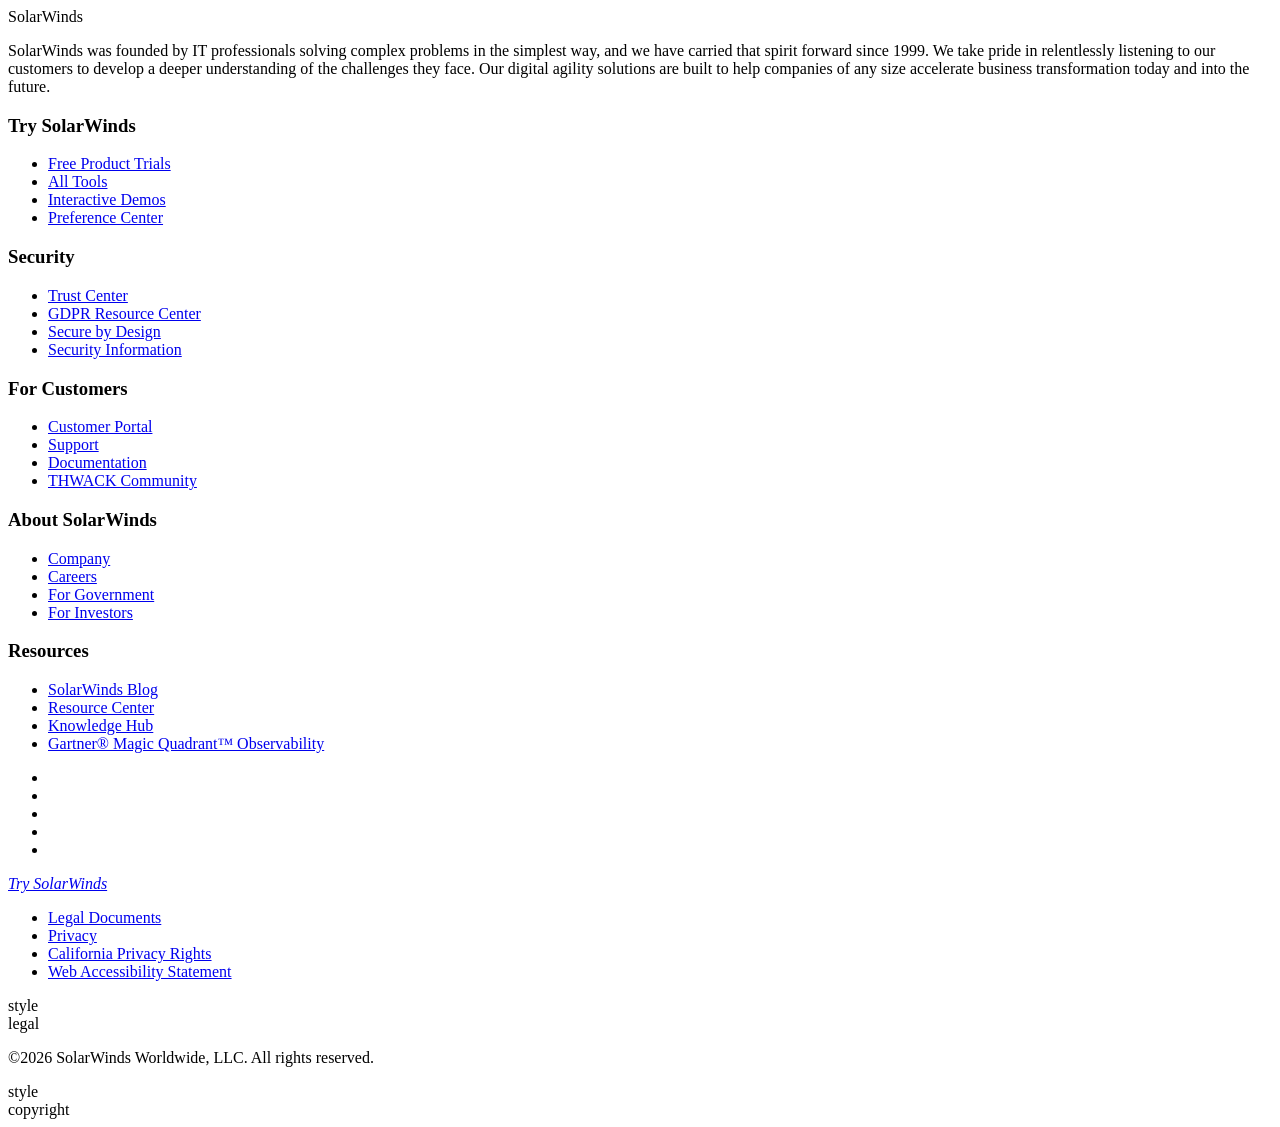
<file: content/footer.html>
<body>
  <header></header>
  <main>
    <div>
      <div class="columns">
        <div>
          <div>
            <p>SolarWinds</p>
            <p>SolarWinds was founded by IT professionals solving complex problems in the simplest way, and we have carried that spirit forward since 1999. We take pride in relentlessly listening to our customers to develop a deeper understanding of the challenges they face. Our digital agility solutions are built to help companies of any size accelerate business transformation today and into the future.</p>
          </div>
          <div>
            <h3>Try SolarWinds</h3>
            <ul><li><a href="https://www.solarwinds.com/products">Free Product Trials</a></li><li><a href="https://www.solarwinds.com/tools">All Tools</a></li><li><a href="https://www.solarwinds.com/interactive-demos">Interactive Demos</a></li><li><a href="https://launch.solarwinds.com/Preference-Center-unsubscribe.html">Preference Center</a></li></ul>
            <h3>Security</h3>
            <ul><li><a href="https://www.solarwinds.com/trust-center">Trust Center</a></li><li><a href="https://www.solarwinds.com/general-data-protection-regulation-core-it">GDPR Resource Center</a></li><li><a href="https://www.solarwinds.com/secure-by-design-resources">Secure by Design</a></li><li><a href="https://www.solarwinds.com/information-security">Security Information</a></li></ul>
          </div>
          <div>
            <h3>For Customers</h3>
            <ul><li><a href="https://customerportal.solarwinds.com/">Customer Portal</a></li><li><a href="https://support.solarwinds.com/">Support</a></li><li><a href="https://documentation.solarwinds.com/">Documentation</a></li><li><a href="https://thwack.solarwinds.com/">THWACK Community</a></li></ul>
            <h3>About SolarWinds</h3>
            <ul><li><a href="https://www.solarwinds.com/company">Company</a></li><li><a href="https://jobs.solarwinds.com/">Careers</a></li><li><a href="https://www.solarwinds.com/public-sector/it-management-solutions-for-government">For Government</a></li><li><a href="https://www.solarwinds.com/company">For Investors</a></li></ul>
          </div>
          <div>
            <h3>Resources</h3>
            <ul><li><a href="https://www.solarwinds.com/blog">SolarWinds Blog</a></li><li><a href="https://www.solarwinds.com/resources">Resource Center</a></li><li><a href="https://www.solarwinds.com/knowledge-hub">Knowledge Hub</a></li><li><a href="https://www.solarwinds.com/campaign/gartner-magic-quadrant-observability">Gartner&#174; Magic Quadrant&#8482; Observability</a></li></ul>
            <ul>
              <li><a href="https://www.facebook.com/SolarWinds"><span class="icon icon-facebook"></span></a></li>
              <li><a href="https://www.instagram.com/solarwinds/"><span class="icon icon-instagram"></span></a></li>
              <li><a href="https://x.com/solarwinds"><span class="icon icon-x-twitter"></span></a></li>
              <li><a href="https://www.youtube.com/user/solarwindsinc"><span class="icon icon-youtube"></span></a></li>
              <li><a href="https://www.linkedin.com/company/solarwinds"><span class="icon icon-linkedin"></span></a></li>
            </ul>
            <p><em><a href="https://www.solarwinds.com/free-tools-trials">Try SolarWinds</a></em></p>
          </div>
        </div>
      </div>
    </div>
    <div>
      <ul>
        <li><a href="https://www.solarwinds.com/legal/legal-documents">Legal Documents</a></li>
        <li><a href="https://www.solarwinds.com/legal/privacy">Privacy</a></li>
        <li><a href="https://www.solarwinds.com/legal/privacy#california-privacy-rights">California Privacy Rights</a></li>
        <li><a href="https://www.solarwinds.com/web-accessibility-statement">Web Accessibility Statement</a></li>
      </ul>
      <div class="section-metadata">
        <div><div>style</div><div>legal</div></div>
      </div>
    </div>
    <div>
      <p>©2026 SolarWinds Worldwide, LLC. All rights reserved.</p>
      <div class="section-metadata">
        <div><div>style</div><div>copyright</div></div>
      </div>
    </div>
  </main>
  <footer></footer>
</body>
</file>
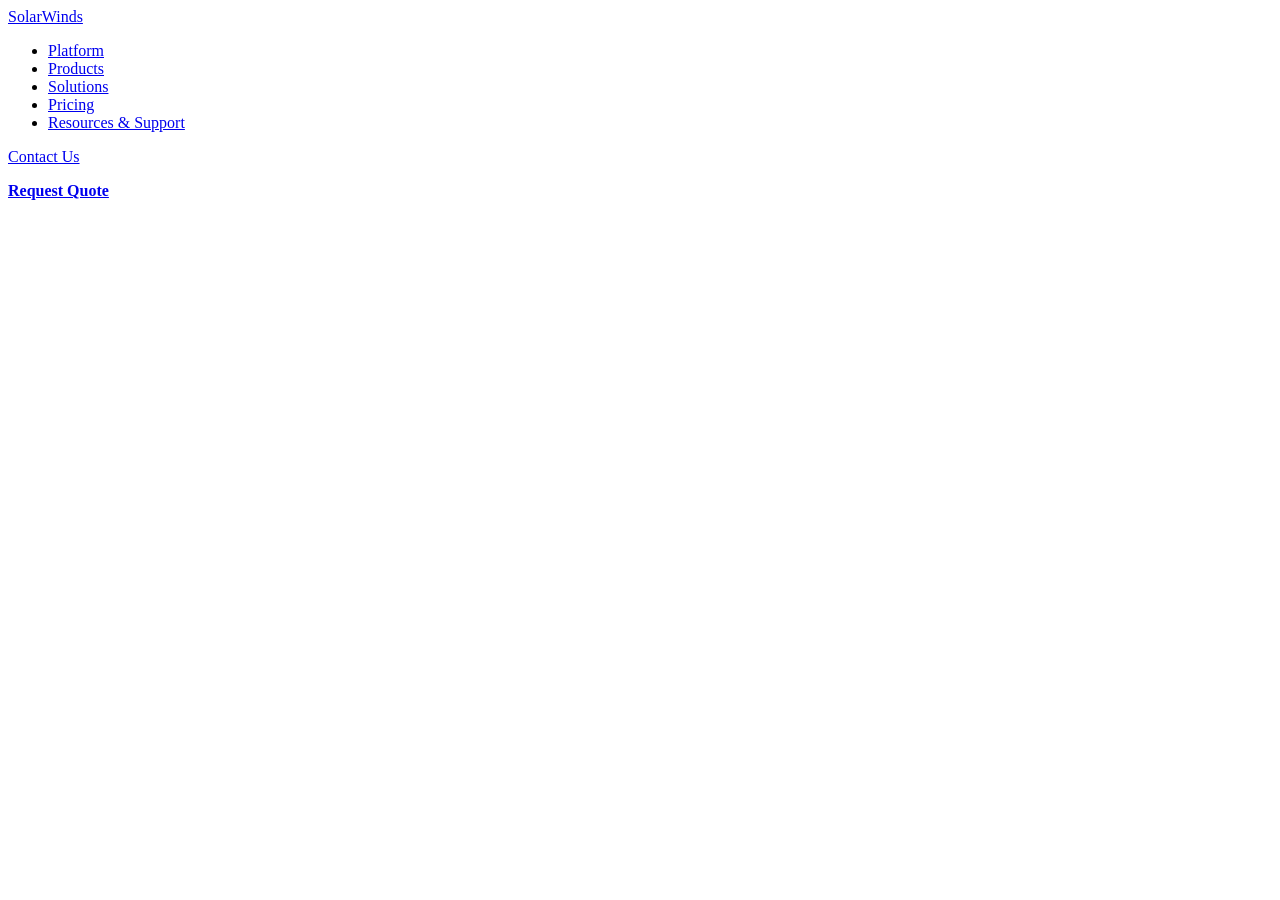
<file: content/nav.html>
<body>
  <header></header>
  <main>
    <div>
      <p><a href="https://www.solarwinds.com/">SolarWinds</a></p>
    </div>
    <div>
      <ul>
        <li><a href="https://www.solarwinds.com/solarwinds-platform">Platform</a></li>
        <li><a href="https://www.solarwinds.com/products">Products</a></li>
        <li><a href="https://www.solarwinds.com/solutions">Solutions</a></li>
        <li><a href="https://www.solarwinds.com/pricing">Pricing</a></li>
        <li><a href="https://support.solarwinds.com/">Resources &amp; Support</a></li>
      </ul>
    </div>
    <div>
      <p><a href="https://www.solarwinds.com/company/contact-us">Contact Us</a></p>
      <p><strong><a href="https://www.solarwinds.com/company/contact-us/request-quote">Request Quote</a></strong></p>
    </div>
  </main>
  <footer></footer>
</body>
</file>
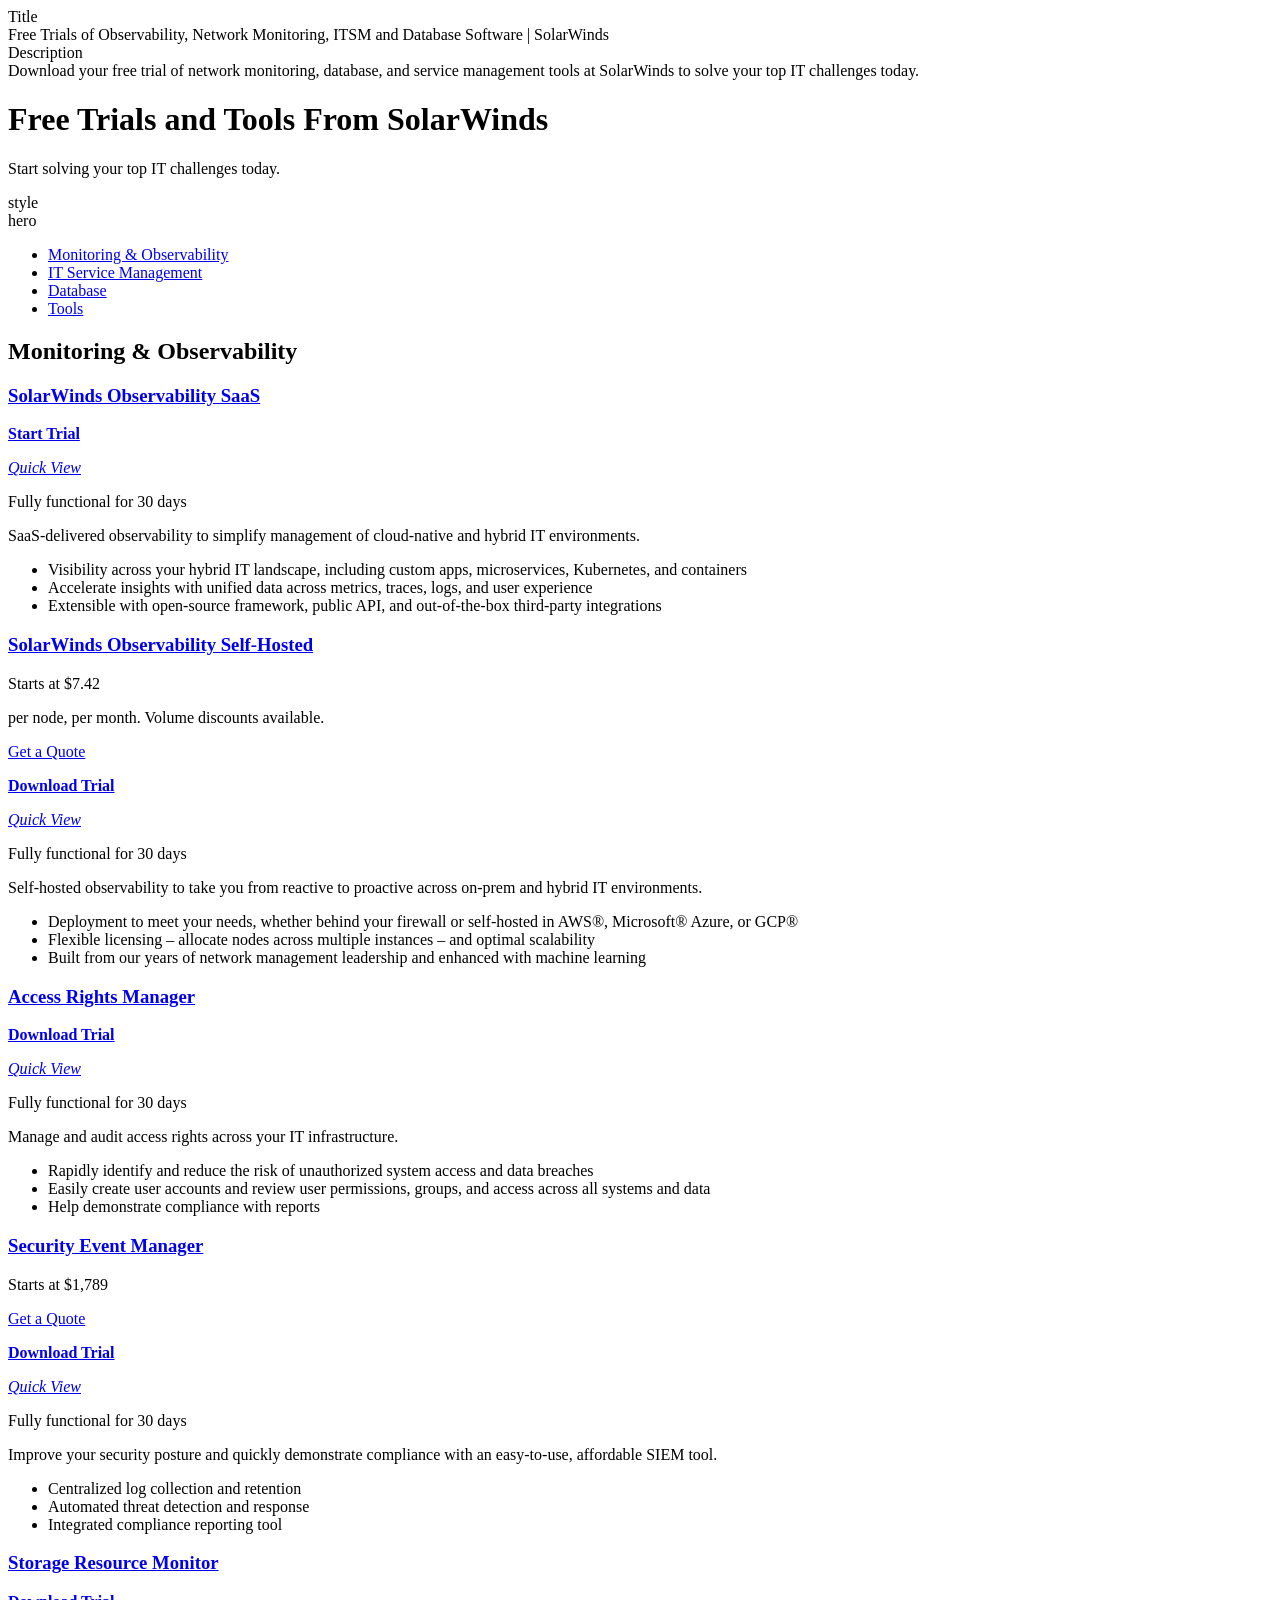
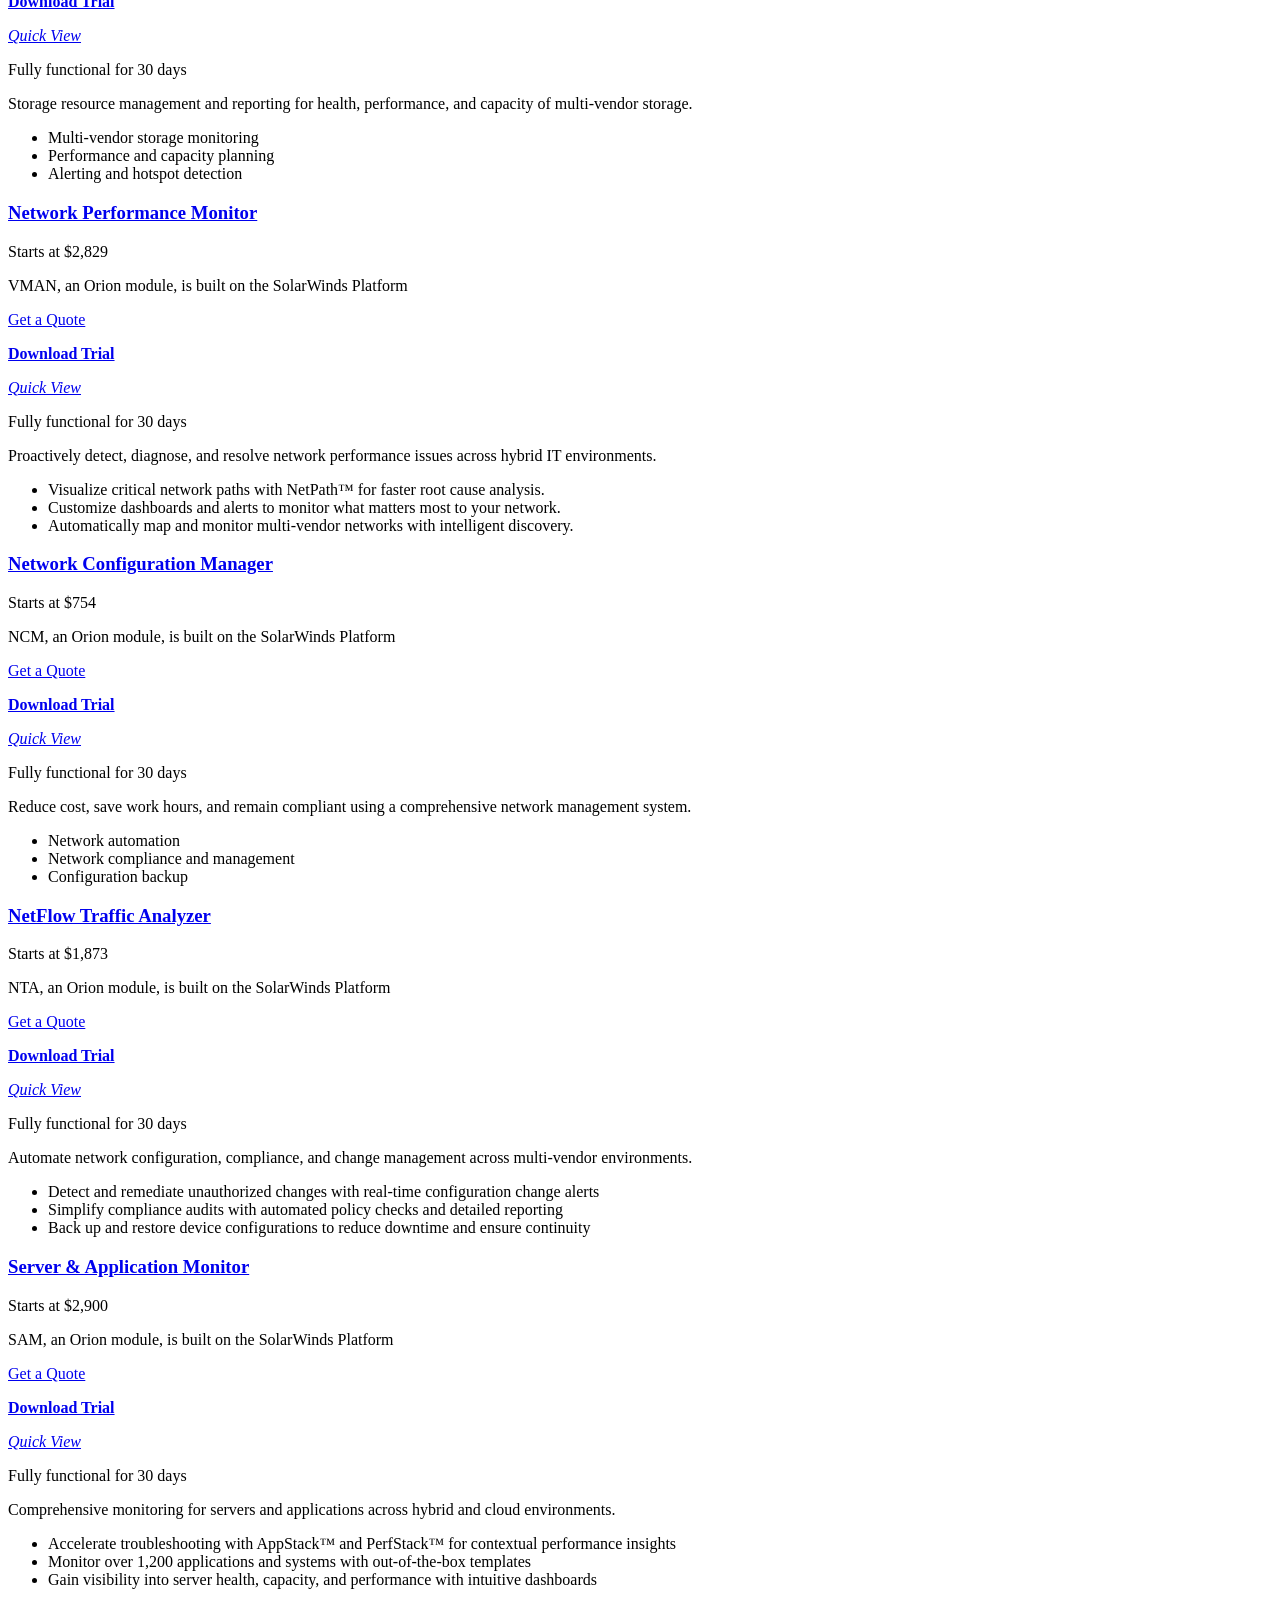
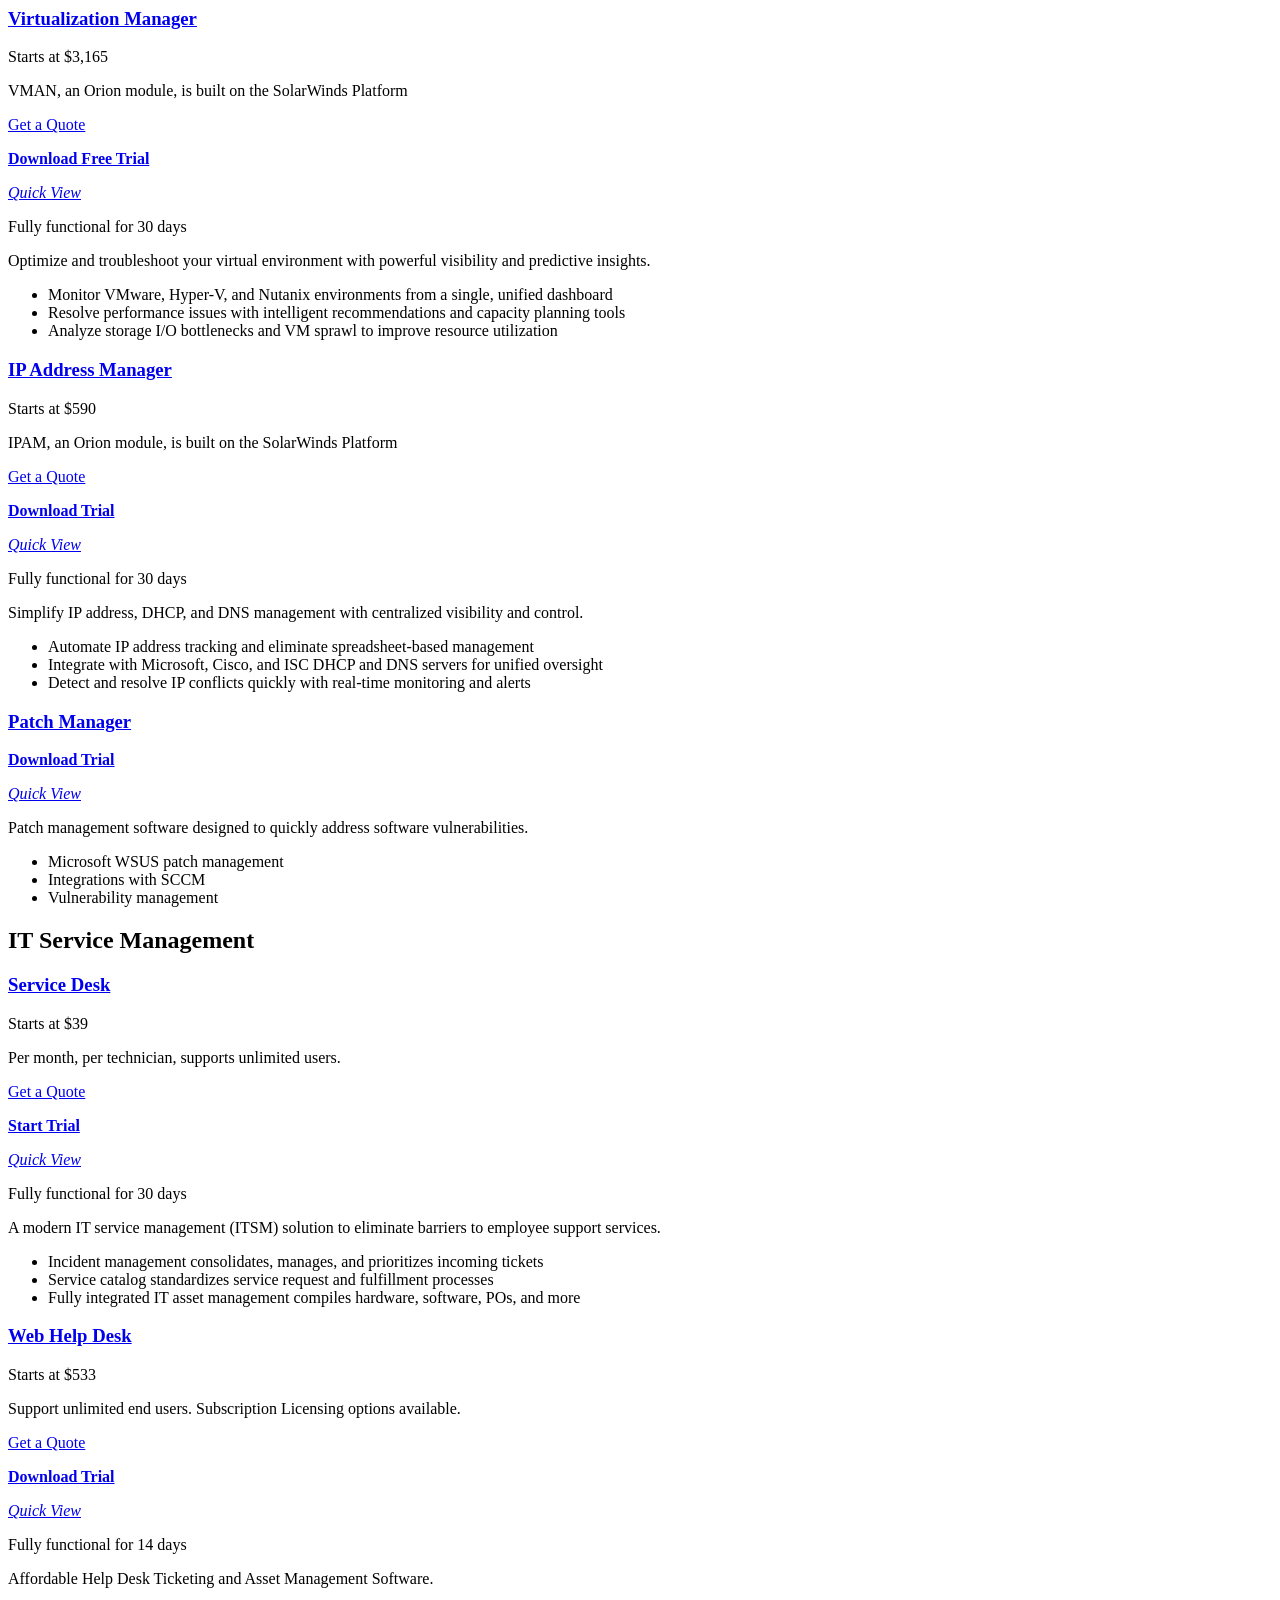
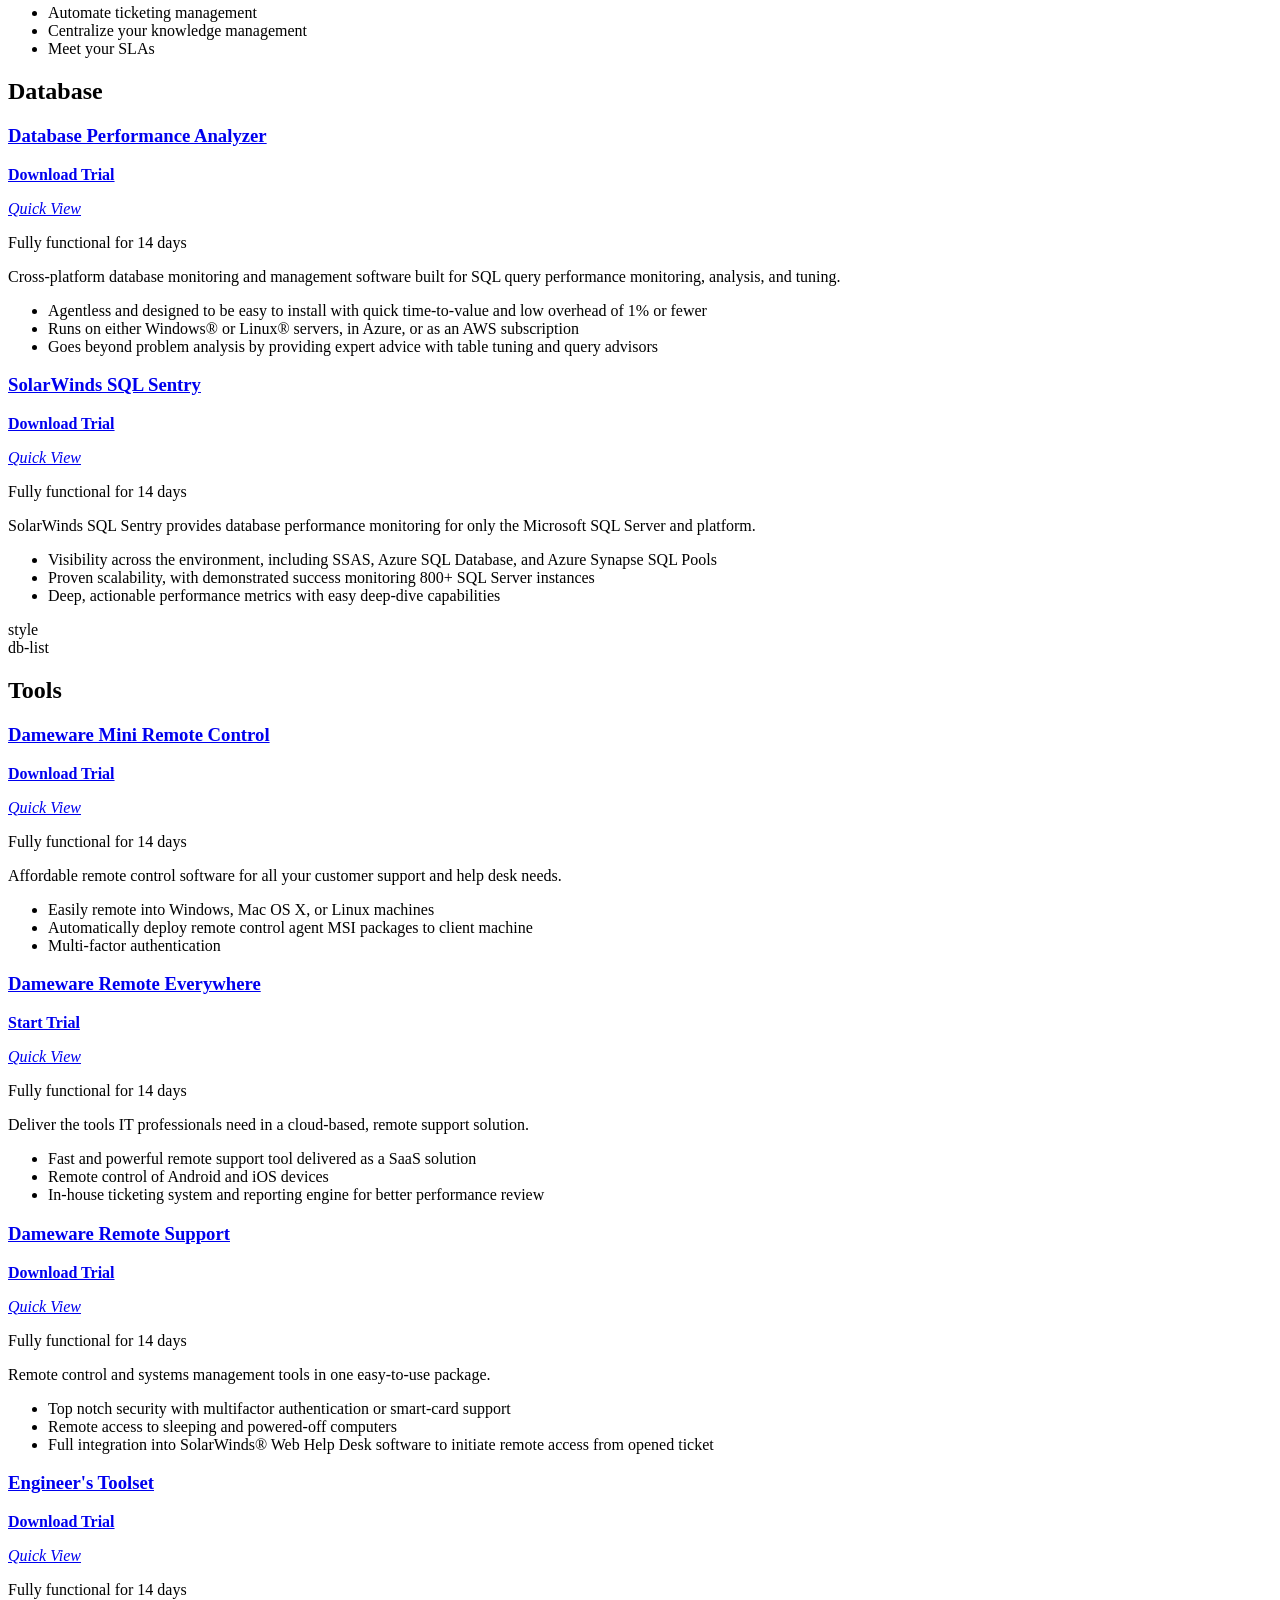
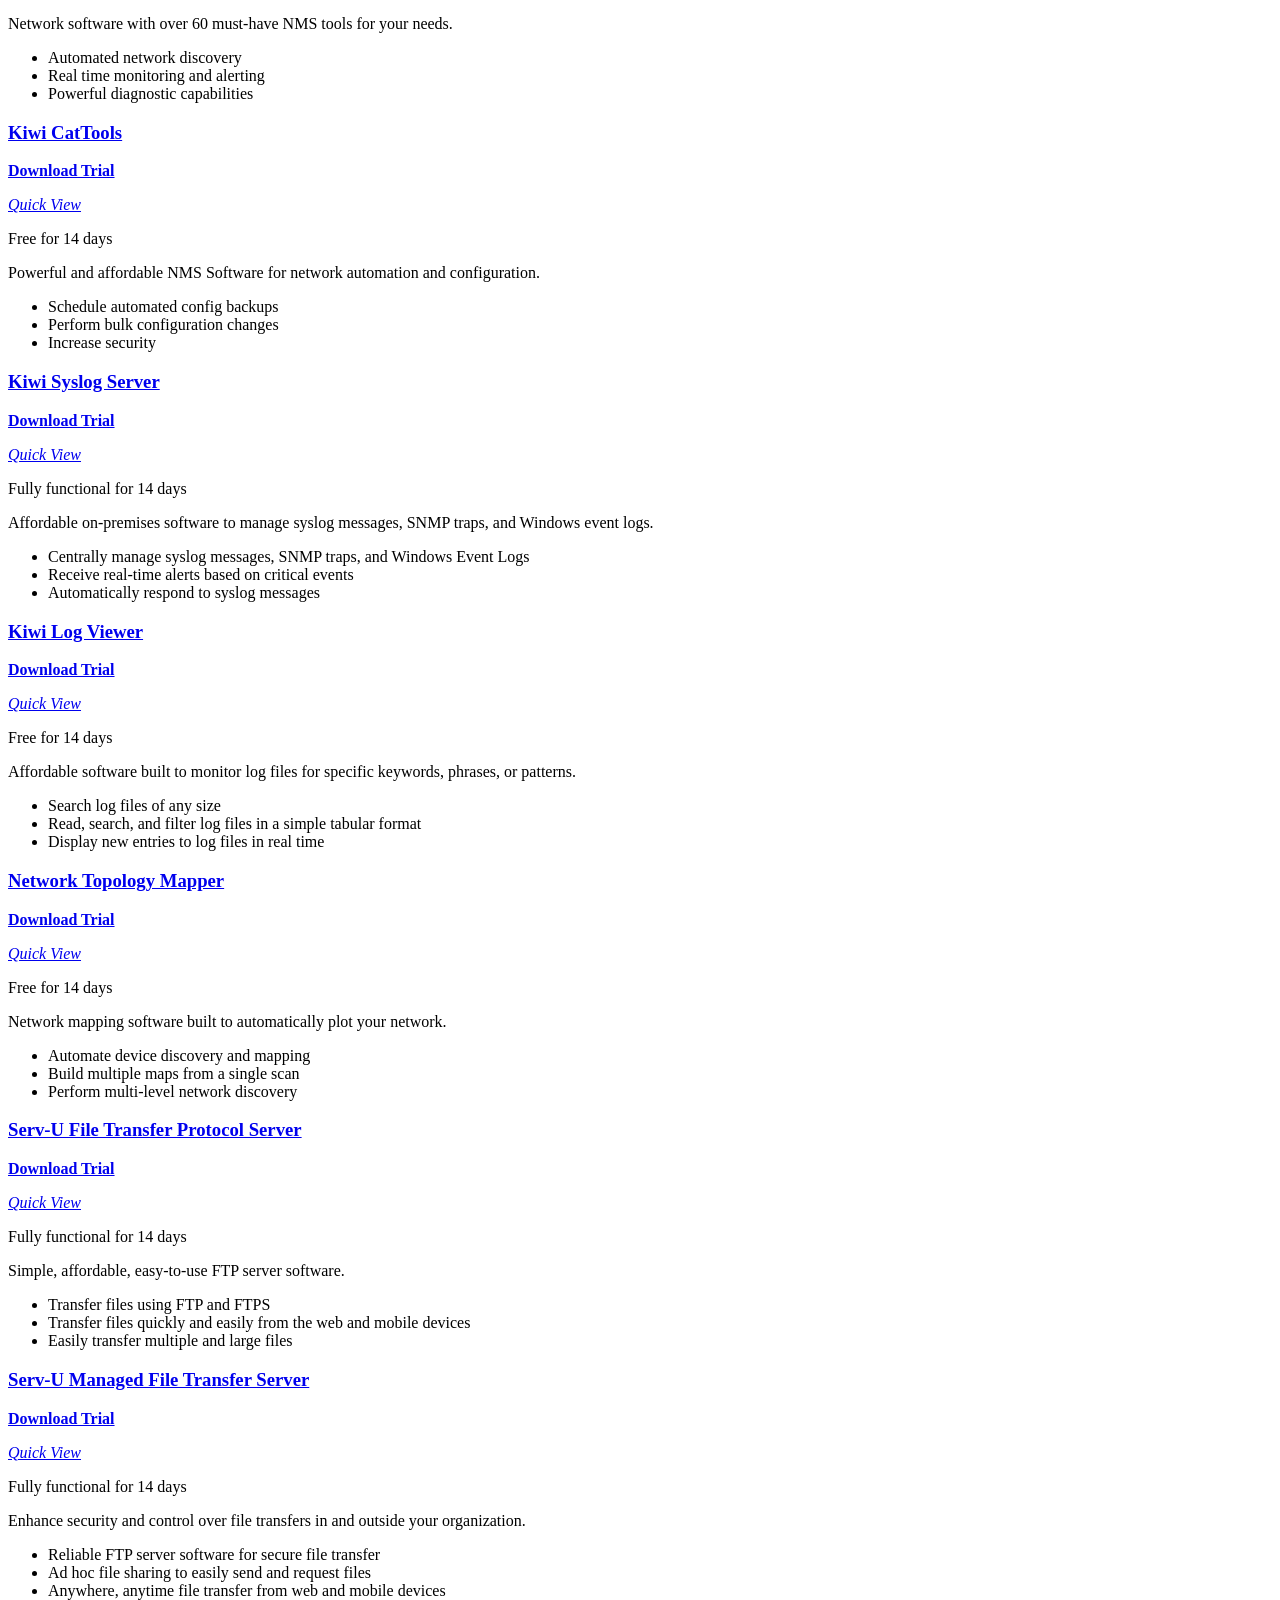
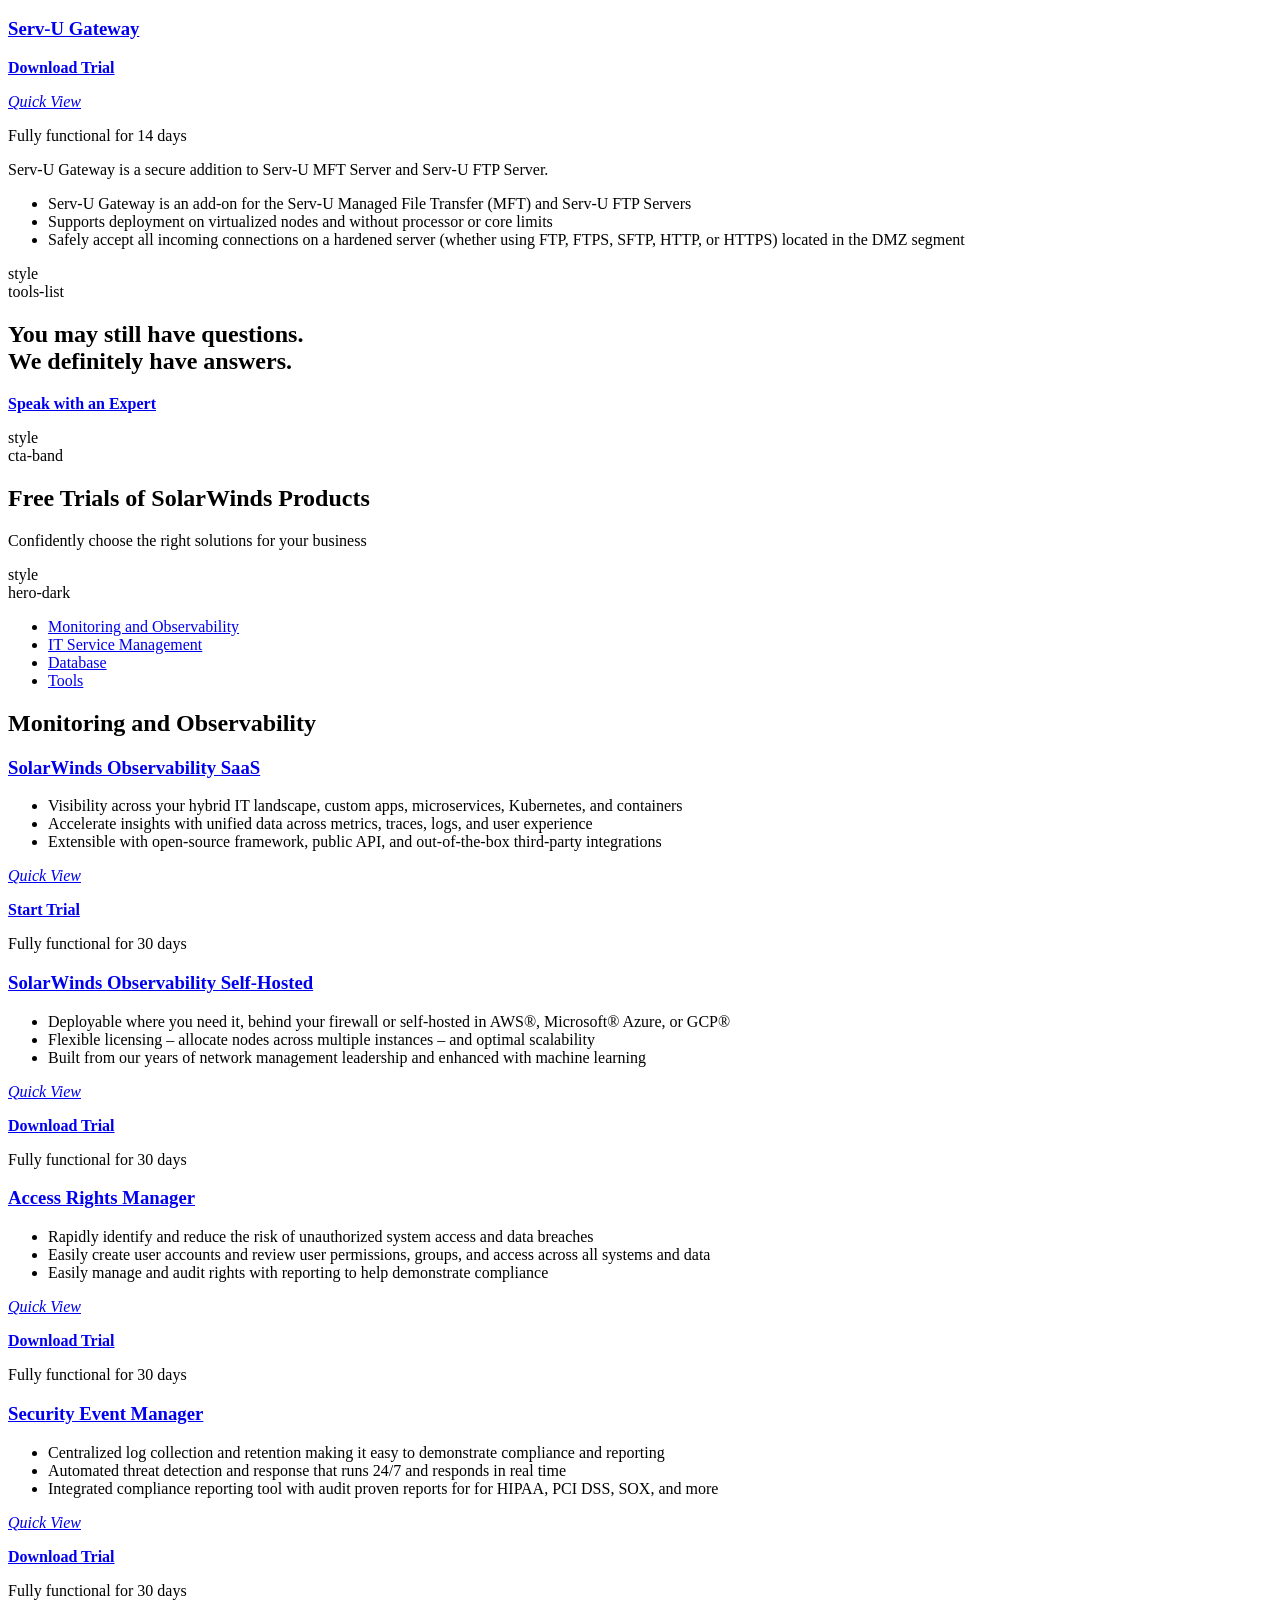
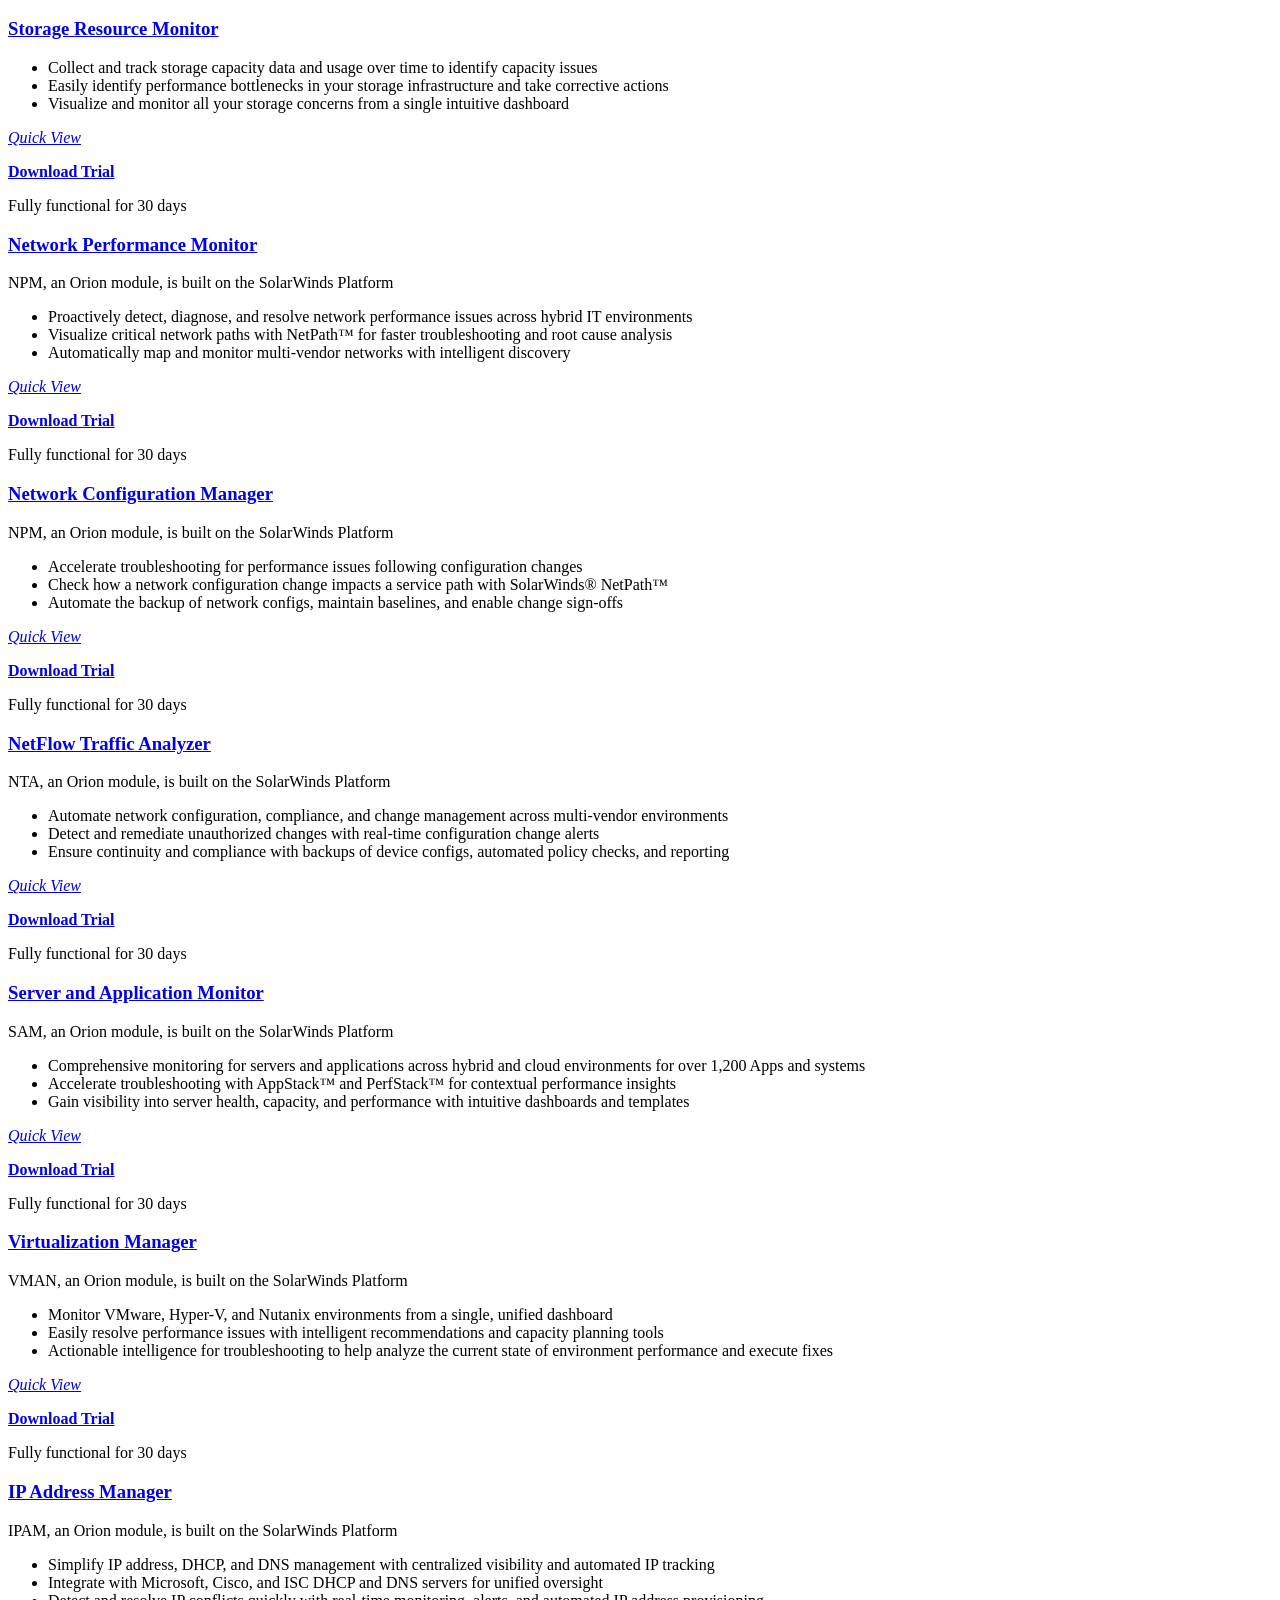
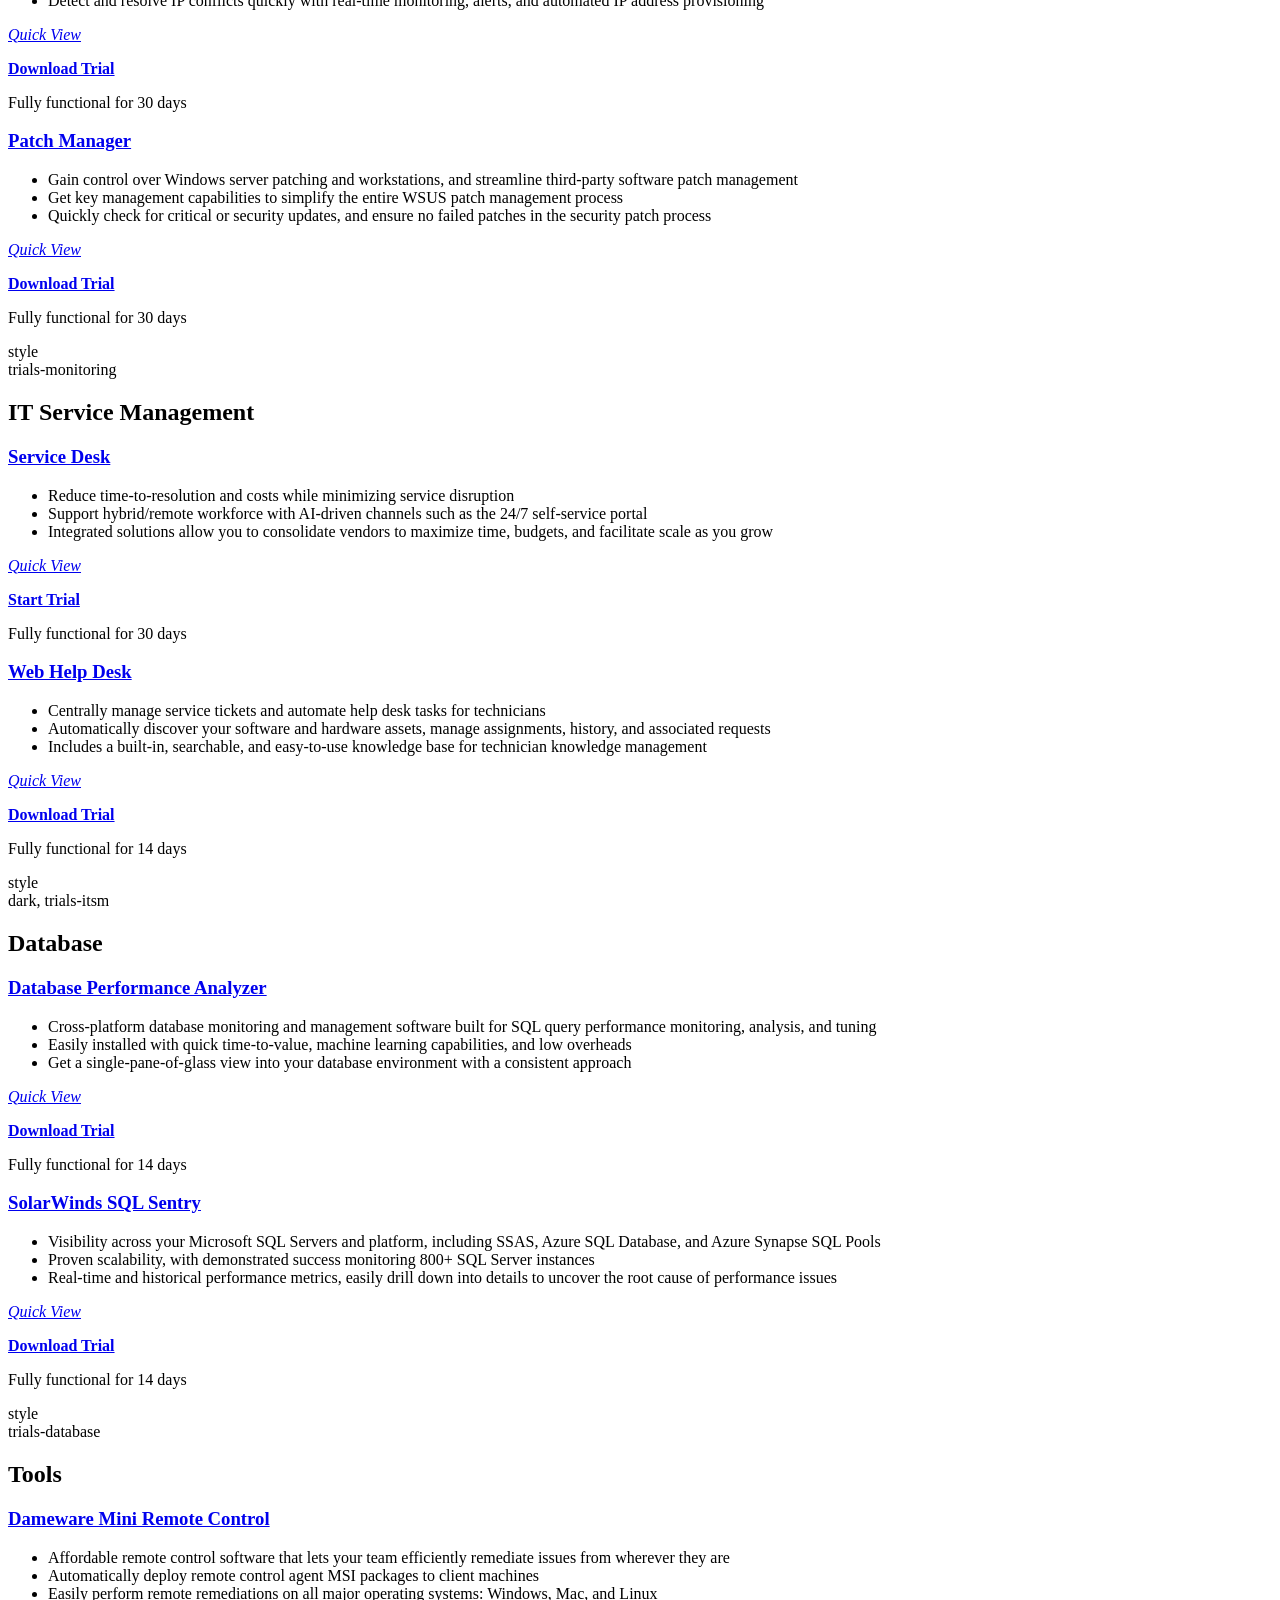
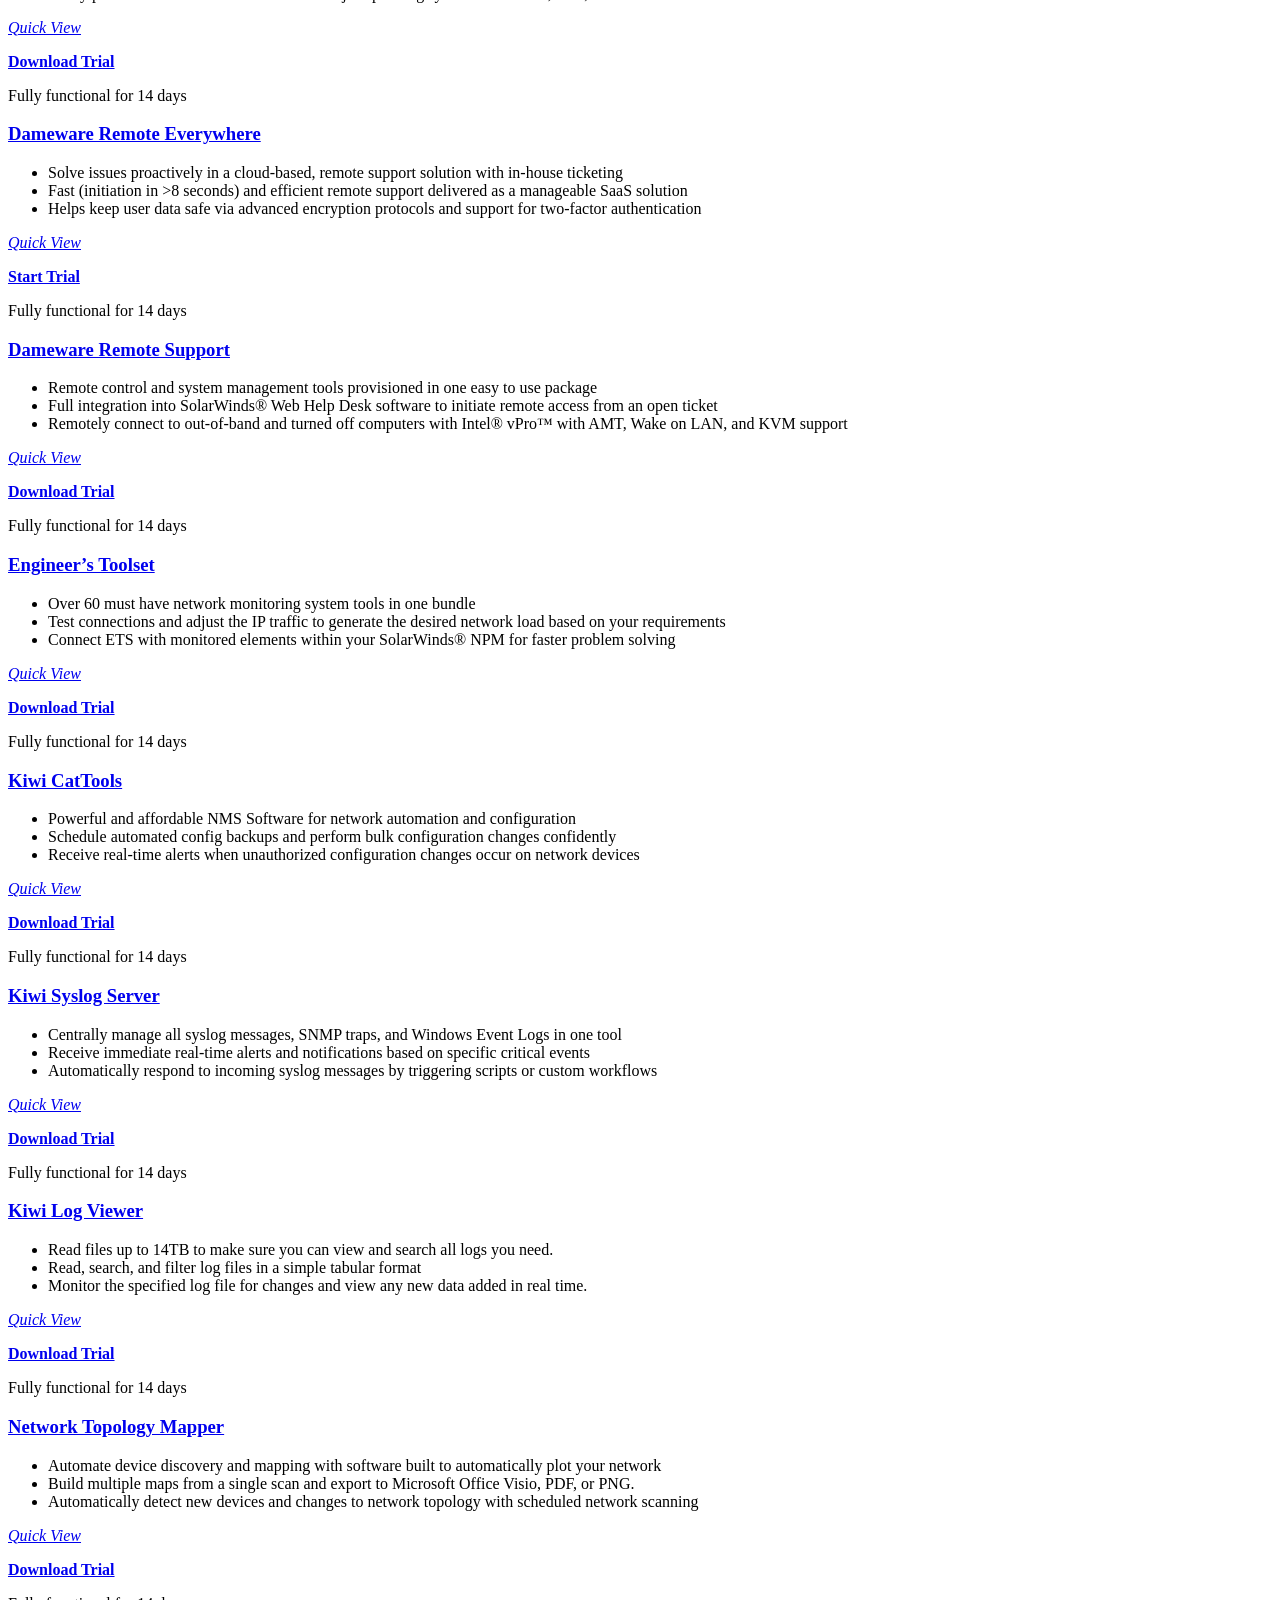
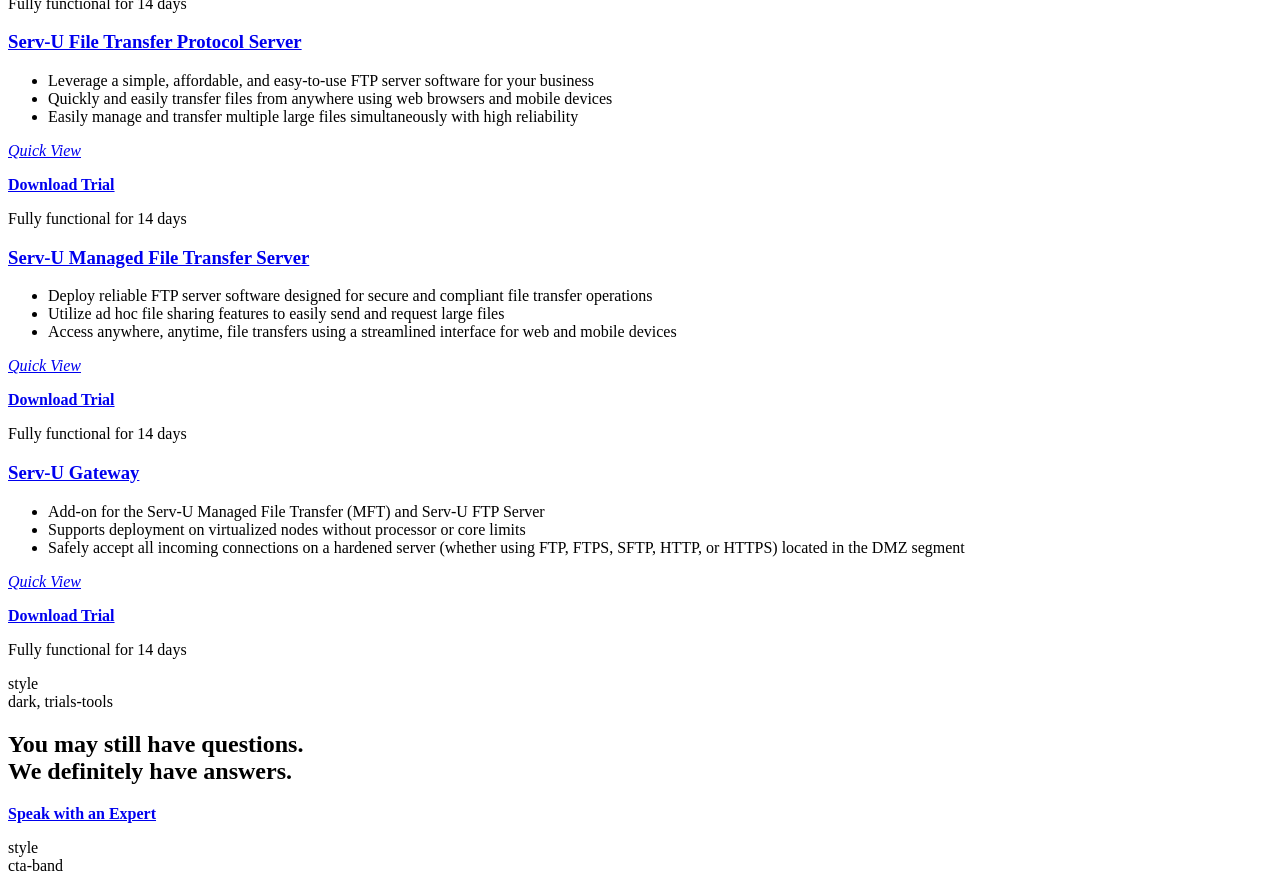
<file: content/products.html>
<body>
  <header></header>
  <main>
    <div>
      <div class="metadata">
        <div><div>Title</div><div>Free Trials of Observability, Network Monitoring, ITSM and Database Software | SolarWinds</div></div>
        <div><div>Description</div><div>Download your free trial of network monitoring, database, and service management tools at SolarWinds to solve your top IT challenges today.</div></div>
      </div>
    </div>
    <div>
      <h1>Free Trials and Tools From SolarWinds</h1>
      <p>Start solving your top IT challenges today.</p>
      <div class="section-metadata">
        <div><div>style</div><div>hero</div></div>
      </div>
    </div>
    <div>
      <div class="category-nav">
        <div><div><ul>
          <li><a href="#monitoring-observability">Monitoring &amp; Observability</a></li>
          <li><a href="#it-service-management">IT Service Management</a></li>
          <li><a href="#database">Database</a></li>
          <li><a href="#tools">Tools</a></li>
        </ul></div></div>
      </div>
    </div>
    <div>
      <h2>Monitoring &amp; Observability</h2>
      <div class="product-list">
        <div>
          <div>
            <h3><a href="https://www.solarwinds.com/solarwinds-observability">SolarWinds Observability SaaS</a></h3>
            
            
            
          </div>
          <div>
            <p><strong><a href="https://www.solarwinds.com/solarwinds-observability/registration">Start Trial</a></strong></p>
            <p><em><a href="https://www.solarwinds.com/">Quick View</a></em></p>
            <p>Fully functional for 30 days</p>
          </div>
          <div>
            <p>SaaS-delivered observability to simplify management of cloud-native and hybrid IT environments.</p>
            <ul><li>Visibility across your hybrid IT landscape, including custom apps, microservices, Kubernetes, and containers</li><li>Accelerate insights with unified data across metrics, traces, logs, and user experience</li><li>Extensible with open-source framework, public API, and out-of-the-box third-party integrations</li></ul>
          </div>
        </div>
        <div>
          <div>
            <h3><a href="https://www.solarwinds.com/hybrid-cloud-observability">SolarWinds Observability Self-Hosted</a></h3>
            <p>Starts at $7.42</p>
            <p>per node, per month. Volume discounts available.</p>
            <a href="https://www.solarwinds.com/onlinequotes/addproduct?productCode=238">Get a Quote</a>
          </div>
          <div>
            <p><strong><a href="https://www.solarwinds.com/hybrid-cloud-observability/registration">Download Trial</a></strong></p>
            <p><em><a href="https://www.solarwinds.com/">Quick View</a></em></p>
            <p>Fully functional for 30 days</p>
          </div>
          <div>
            <p>Self-hosted observability to take you from reactive to proactive across on-prem and hybrid IT environments.</p>
            <ul><li>Deployment to meet your needs, whether behind your firewall or self-hosted in AWS&reg;, Microsoft&reg;&nbsp;Azure, or GCP&reg;</li><li>Flexible licensing &ndash; allocate nodes across multiple instances &ndash; and optimal scalability</li><li>Built from our years of network management leadership and enhanced with machine learning</li></ul>
          </div>
        </div>
        <div>
          <div>
            <h3><a href="https://www.solarwinds.com/access-rights-manager">Access Rights Manager</a></h3>
            
            
            
          </div>
          <div>
            <p><strong><a href="https://www.solarwinds.com/access-rights-manager/registration">Download Trial</a></strong></p>
            <p><em><a href="https://www.solarwinds.com/">Quick View</a></em></p>
            <p>Fully functional for 30 days</p>
          </div>
          <div>
            <p>Manage and audit access rights across your IT infrastructure.</p>
            <ul><li>Rapidly identify and reduce the risk of unauthorized system access and data breaches</li><li>Easily create user accounts and review user permissions, groups, and access across all systems and data</li><li>Help demonstrate compliance with reports</li></ul>
          </div>
        </div>
        <div>
          <div>
            <h3><a href="https://www.solarwinds.com/security-event-manager">Security Event Manager</a></h3>
            <p>Starts at $1,789</p>
            
            <a href="https://www.solarwinds.com/onlinequotes/addproduct?productCode=116">Get a Quote</a>
          </div>
          <div>
            <p><strong><a href="https://www.solarwinds.com/security-event-manager/registration">Download Trial</a></strong></p>
            <p><em><a href="https://www.solarwinds.com/">Quick View</a></em></p>
            <p>Fully functional for 30 days</p>
          </div>
          <div>
            <p>Improve your security posture and quickly demonstrate compliance with an easy-to-use, affordable SIEM tool.</p>
            <ul><li>Centralized log collection and retention</li><li>Automated threat detection and response</li><li>Integrated compliance reporting tool</li></ul>
          </div>
        </div>
        <div>
          <div>
            <h3><a href="https://www.solarwinds.com/storage-resource-monitor">Storage Resource Monitor</a></h3>
            
            
            
          </div>
          <div>
            <p><strong><a href="https://www.solarwinds.com/storage-resource-monitor/registration">Download Trial</a></strong></p>
            <p><em><a href="https://www.solarwinds.com/">Quick View</a></em></p>
            <p>Fully functional for 30 days</p>
          </div>
          <div>
            <p>Storage resource management and reporting for health, performance, and capacity of multi-vendor storage.</p>
            <ul><li>Multi-vendor storage monitoring</li><li>Performance and capacity planning</li><li>Alerting and hotspot detection</li></ul>
          </div>
        </div>
        <div>
          <div>
            <h3><a href="https://www.solarwinds.com/network-performance-monitor">Network Performance Monitor</a></h3>
            <p>Starts at $2,829</p>
            <p>VMAN, an Orion module, is built on the SolarWinds Platform</p>
            <a href="https://www.solarwinds.com/onlinequotes/addproduct?productCode=78">Get a Quote</a>
          </div>
          <div>
            <p><strong><a href="https://www.solarwinds.com/network-performance-monitor/registration">Download Trial</a></strong></p>
            <p><em><a href="https://www.solarwinds.com/">Quick View</a></em></p>
            <p>Fully functional for 30 days</p>
          </div>
          <div>
            <p>Proactively detect, diagnose, and resolve network performance issues across hybrid IT environments.</p>
            <ul><li>Visualize critical network paths with NetPath&trade; for faster root cause analysis.</li><li>Customize dashboards and alerts to monitor what matters most to your network.</li><li>Automatically map and monitor multi-vendor networks with intelligent discovery.</li></ul>
          </div>
        </div>
        <div>
          <div>
            <h3><a href="https://www.solarwinds.com/network-configuration-manager">Network Configuration Manager</a></h3>
            <p>Starts at $754</p>
            <p>NCM, an Orion module, is built on the SolarWinds Platform</p>
            <a href="https://www.solarwinds.com/onlinequotes/addproduct?productCode=81">Get a Quote</a>
          </div>
          <div>
            <p><strong><a href="https://www.solarwinds.com/network-configuration-manager/registration">Download Trial</a></strong></p>
            <p><em><a href="https://www.solarwinds.com/">Quick View</a></em></p>
            <p>Fully functional for 30 days</p>
          </div>
          <div>
            <p>Reduce cost, save work hours, and remain compliant using a comprehensive network management system.</p>
            <ul><li>Network automation</li><li>Network compliance and management</li><li>Configuration backup</li></ul>
          </div>
        </div>
        <div>
          <div>
            <h3><a href="https://www.solarwinds.com/netflow-traffic-analyzer">NetFlow Traffic Analyzer</a></h3>
            <p>Starts at $1,873</p>
            <p>NTA, an Orion module, is built on the SolarWinds Platform</p>
            <a href="https://www.solarwinds.com/onlinequotes/addproduct?productCode=85">Get a Quote</a>
          </div>
          <div>
            <p><strong><a href="https://www.solarwinds.com/netflow-traffic-analyzer/registration">Download Trial</a></strong></p>
            <p><em><a href="https://www.solarwinds.com/">Quick View</a></em></p>
            <p>Fully functional for 30 days</p>
          </div>
          <div>
            <p>Automate network configuration, compliance, and change management across multi-vendor environments.</p>
            <ul><li>Detect and remediate unauthorized changes with real-time configuration change alerts</li><li>Simplify compliance audits with automated policy checks and detailed reporting</li><li>Back up and restore device configurations to reduce downtime and ensure continuity</li></ul>
          </div>
        </div>
        <div>
          <div>
            <h3><a href="https://www.solarwinds.com/server-application-monitor">Server & Application Monitor</a></h3>
            <p>Starts at $2,900</p>
            <p>SAM, an Orion module, is built on the SolarWinds Platform</p>
            <a href="https://www.solarwinds.com/onlinequotes/addproduct?productCode=86">Get a Quote</a>
          </div>
          <div>
            <p><strong><a href="https://www.solarwinds.com/server-application-monitor/registration">Download Trial</a></strong></p>
            <p><em><a href="https://www.solarwinds.com/">Quick View</a></em></p>
            <p>Fully functional for 30 days</p>
          </div>
          <div>
            <p>Comprehensive monitoring for servers and applications across hybrid and cloud environments.</p>
            <ul><li>Accelerate troubleshooting with AppStack&trade; and PerfStack&trade; for contextual performance insights</li><li>Monitor over 1,200 applications and systems with out-of-the-box templates</li><li>Gain visibility into server health, capacity, and performance with intuitive dashboards</li></ul>
          </div>
        </div>
        <div>
          <div>
            <h3><a href="https://www.solarwinds.com/virtualization-manager">Virtualization Manager</a></h3>
            <p>Starts at $3,165</p>
            <p>VMAN, an Orion module, is built on the SolarWinds Platform</p>
            <a href="https://www.solarwinds.com/onlinequotes/addproduct?productCode=125">Get a Quote</a>
          </div>
          <div>
            <p><strong><a href="https://www.solarwinds.com/virtualization-manager/registration">Download Free Trial</a></strong></p>
            <p><em><a href="https://www.solarwinds.com/">Quick View</a></em></p>
            <p>Fully functional for 30 days</p>
          </div>
          <div>
            <p>Optimize and troubleshoot your virtual environment with powerful visibility and predictive insights.</p>
            <ul><li>Monitor VMware, Hyper-V, and Nutanix environments from a single, unified dashboard</li><li>Resolve performance issues with intelligent recommendations and capacity planning tools</li><li>Analyze storage I/O bottlenecks and VM sprawl to improve resource utilization</li></ul>
          </div>
        </div>
        <div>
          <div>
            <h3><a href="https://www.solarwinds.com/ip-address-manager">IP Address Manager</a></h3>
            <p>Starts at $590</p>
            <p>IPAM, an Orion module, is built on the SolarWinds Platform</p>
            <a href="https://www.solarwinds.com/onlinequotes/addproduct?productCode=91">Get a Quote</a>
          </div>
          <div>
            <p><strong><a href="https://www.solarwinds.com/ip-address-manager/registration">Download Trial</a></strong></p>
            <p><em><a href="https://www.solarwinds.com/">Quick View</a></em></p>
            <p>Fully functional for 30 days</p>
          </div>
          <div>
            <p>Simplify IP address, DHCP, and DNS management with centralized visibility and control.</p>
            <ul><li>Automate IP address tracking and eliminate spreadsheet-based management</li><li>Integrate with Microsoft, Cisco, and ISC DHCP and DNS servers for unified oversight</li><li>Detect and resolve IP conflicts quickly with real-time monitoring and alerts</li></ul>
          </div>
        </div>
        <div>
          <div>
            <h3><a href="https://www.solarwinds.com/patch-manager">Patch Manager</a></h3>
            
            
            
          </div>
          <div>
            <p><strong><a href="https://www.solarwinds.com/patch-manager/registration">Download Trial</a></strong></p>
            <p><em><a href="https://www.solarwinds.com/">Quick View</a></em></p>
            
          </div>
          <div>
            <p>Patch management software designed to quickly address software vulnerabilities.</p>
            <ul><li>Microsoft WSUS patch management</li><li>Integrations with SCCM</li><li>Vulnerability management</li></ul>
          </div>
        </div>
      </div>

    </div>
    <div>
      <h2>IT Service Management</h2>
      <div class="product-list">
        <div>
          <div>
            <h3><a href="https://www.solarwinds.com/service-desk">Service Desk</a></h3>
            <p>Starts at $39</p>
            <p>Per month, per technician, supports unlimited users.</p>
            <a href="https://www.solarwinds.com/service-desk/quote-request">Get a Quote</a>
          </div>
          <div>
            <p><strong><a href="https://www.solarwinds.com/service-desk/registration">Start Trial</a></strong></p>
            <p><em><a href="https://www.solarwinds.com/">Quick View</a></em></p>
            <p>Fully functional for 30 days</p>
          </div>
          <div>
            <p>A modern IT service management (ITSM) solution to eliminate barriers to employee support services.</p>
            <ul><li>Incident management consolidates, manages, and prioritizes incoming tickets</li><li>Service catalog standardizes service request and fulfillment processes</li><li>Fully integrated IT asset management compiles hardware, software, POs, and more</li></ul>
          </div>
        </div>
        <div>
          <div>
            <h3><a href="https://www.solarwinds.com/web-help-desk">Web Help Desk</a></h3>
            <p>Starts at $533</p>
            <p>Support unlimited end users. Subscription Licensing options available.</p>
            <a href="https://www.solarwinds.com/onlinequotes/addproduct?productCode=126">Get a Quote</a>
          </div>
          <div>
            <p><strong><a href="https://www.solarwinds.com/web-help-desk/registration">Download Trial</a></strong></p>
            <p><em><a href="https://www.solarwinds.com/">Quick View</a></em></p>
            <p>Fully functional for 14 days</p>
          </div>
          <div>
            <p>Affordable Help Desk Ticketing and Asset Management Software.</p>
            <ul><li>Automate ticketing management</li><li>Centralize your knowledge management</li><li>Meet your SLAs</li></ul>
          </div>
        </div>
      </div>

    </div>
    <div>
      <h2>Database</h2>
      <div class="product-list">
        <div>
          <div>
            <h3><a href="https://www.solarwinds.com/database-performance-analyzer">Database Performance Analyzer</a></h3>
            
            
            
          </div>
          <div>
            <p><strong><a href="https://www.solarwinds.com/database-performance-analyzer/registration">Download Trial</a></strong></p>
            <p><em><a href="https://www.solarwinds.com/">Quick View</a></em></p>
            <p>Fully functional for 14 days</p>
          </div>
          <div>
            <p>Cross-platform database monitoring and management software built for SQL query performance monitoring, analysis, and tuning.</p>
            <ul><li>Agentless and designed to be easy to install with quick time-to-value and low overhead of 1% or fewer</li><li>Runs on either Windows&reg; or Linux&reg; servers, in Azure, or as an AWS subscription</li><li>Goes beyond problem analysis by providing expert advice with table tuning and query advisors</li></ul>
          </div>
        </div>
        <div>
          <div>
            <h3><a href="https://www.solarwinds.com/sql-sentry">SolarWinds SQL Sentry</a></h3>
            
            
            
          </div>
          <div>
            <p><strong><a href="https://www.solarwinds.com/sql-sentry/registration">Download Trial</a></strong></p>
            <p><em><a href="https://www.solarwinds.com/">Quick View</a></em></p>
            <p>Fully functional for 14 days</p>
          </div>
          <div>
            <p>SolarWinds SQL Sentry provides database performance monitoring for only the Microsoft SQL Server and platform.</p>
            <ul><li>Visibility across the environment, including SSAS, Azure SQL Database, and Azure Synapse SQL Pools</li><li>Proven scalability, with demonstrated success monitoring 800+ SQL Server instances</li><li>Deep, actionable performance metrics with easy deep-dive capabilities</li></ul>
          </div>
        </div>
      </div>
      <div class="section-metadata">
        <div><div>style</div><div>db-list</div></div>
      </div>
    </div>
    <div>
      <h2>Tools</h2>
      <div class="product-list">
        <div>
          <div>
            <h3><a href="https://www.solarwinds.com/dameware-mini-remote-control">Dameware Mini Remote Control</a></h3>
            
            
            
          </div>
          <div>
            <p><strong><a href="https://www.solarwinds.com/dameware-mini-remote-control/registration">Download Trial</a></strong></p>
            <p><em><a href="https://www.solarwinds.com/">Quick View</a></em></p>
            <p>Fully functional for 14 days</p>
          </div>
          <div>
            <p>Affordable remote control software for all your customer support and help desk needs.</p>
            <ul><li>Easily remote into Windows, Mac OS X, or Linux machines</li><li>Automatically deploy remote control agent MSI packages to client machine</li><li>Multi-factor authentication</li></ul>
          </div>
        </div>
        <div>
          <div>
            <h3><a href="https://www.solarwinds.com/dameware-remote-everywhere">Dameware Remote Everywhere</a></h3>
            
            
            
          </div>
          <div>
            <p><strong><a href="https://www.solarwinds.com/dameware-remote-everywhere/registration">Start Trial</a></strong></p>
            <p><em><a href="https://www.solarwinds.com/">Quick View</a></em></p>
            <p>Fully functional for 14 days</p>
          </div>
          <div>
            <p>Deliver the tools IT professionals need in a cloud-based, remote support solution.</p>
            <ul><li>Fast and powerful remote support tool delivered as a SaaS solution</li><li>Remote control of Android and iOS devices</li><li>In-house ticketing system and reporting engine for better performance review</li></ul>
          </div>
        </div>
        <div>
          <div>
            <h3><a href="https://www.solarwinds.com/remote-support-software">Dameware Remote Support</a></h3>
            
            
            
          </div>
          <div>
            <p><strong><a href="https://www.solarwinds.com/remote-support-software/registration">Download Trial</a></strong></p>
            <p><em><a href="https://www.solarwinds.com/">Quick View</a></em></p>
            <p>Fully functional for 14 days</p>
          </div>
          <div>
            <p>Remote control and systems management tools in one easy-to-use package.</p>
            <ul><li>Top notch security with multifactor authentication or smart-card support</li><li>Remote access to sleeping and powered-off computers</li><li>Full integration into SolarWinds&reg; Web Help Desk software to initiate remote access from opened ticket</li></ul>
          </div>
        </div>
        <div>
          <div>
            <h3><a href="https://www.solarwinds.com/engineers-toolset">Engineer's Toolset</a></h3>
            
            
            
          </div>
          <div>
            <p><strong><a href="https://www.solarwinds.com/engineers-toolset/registration">Download Trial</a></strong></p>
            <p><em><a href="https://www.solarwinds.com/">Quick View</a></em></p>
            <p>Fully functional for 14 days</p>
          </div>
          <div>
            <p>Network software with over 60 must-have NMS tools for your needs.</p>
            <ul><li>Automated network discovery</li><li>Real time monitoring and alerting</li><li>Powerful diagnostic capabilities</li></ul>
          </div>
        </div>
        <div>
          <div>
            <h3><a href="https://www.solarwinds.com/kiwi-cattools">Kiwi CatTools</a></h3>
            
            
            
          </div>
          <div>
            <p><strong><a href="https://www.solarwinds.com/kiwi-cattools/registration">Download Trial</a></strong></p>
            <p><em><a href="https://www.solarwinds.com/">Quick View</a></em></p>
            <p>Free for 14 days</p>
          </div>
          <div>
            <p>Powerful and affordable NMS Software for network automation and configuration.</p>
            <ul><li>Schedule automated config backups</li><li>Perform bulk configuration changes</li><li>Increase security</li></ul>
          </div>
        </div>
        <div>
          <div>
            <h3><a href="https://www.solarwinds.com/kiwi-syslog-server">Kiwi Syslog Server</a></h3>
            
            
            
          </div>
          <div>
            <p><strong><a href="https://www.solarwinds.com/kiwi-syslog-server/registration">Download Trial</a></strong></p>
            <p><em><a href="https://www.solarwinds.com/">Quick View</a></em></p>
            <p>Fully functional for 14 days</p>
          </div>
          <div>
            <p>Affordable on-premises software to manage syslog messages, SNMP traps, and Windows event logs.</p>
            <ul><li>Centrally manage syslog messages, SNMP traps, and Windows Event Logs</li><li>Receive real-time alerts based on critical events</li><li>Automatically respond to syslog messages</li></ul>
          </div>
        </div>
        <div>
          <div>
            <h3><a href="https://www.solarwinds.com/kiwi-log-viewer">Kiwi Log Viewer</a></h3>
            
            
            
          </div>
          <div>
            <p><strong><a href="https://www.solarwinds.com/kiwi-log-viewer/registration">Download Trial</a></strong></p>
            <p><em><a href="https://www.solarwinds.com/">Quick View</a></em></p>
            <p>Free for 14 days</p>
          </div>
          <div>
            <p>Affordable software built to monitor log files for specific keywords, phrases, or patterns.</p>
            <ul><li>Search log files of any size</li><li>Read, search, and filter log files in a simple tabular format</li><li>Display new entries to log files in real time</li></ul>
          </div>
        </div>
        <div>
          <div>
            <h3><a href="https://www.solarwinds.com/network-topology-mapper">Network Topology Mapper</a></h3>
            
            
            
          </div>
          <div>
            <p><strong><a href="https://www.solarwinds.com/network-topology-mapper/registration">Download Trial</a></strong></p>
            <p><em><a href="https://www.solarwinds.com/">Quick View</a></em></p>
            <p>Free for 14 days</p>
          </div>
          <div>
            <p>Network mapping software built to automatically plot your network.</p>
            <ul><li>Automate device discovery and mapping</li><li>Build multiple maps from a single scan</li><li>Perform multi-level network discovery</li></ul>
          </div>
        </div>
        <div>
          <div>
            <h3><a href="https://www.solarwinds.com/ftp-server-software">Serv-U File Transfer Protocol Server</a></h3>
            
            
            
          </div>
          <div>
            <p><strong><a href="https://www.solarwinds.com/ftp-server-software/registration">Download Trial</a></strong></p>
            <p><em><a href="https://www.solarwinds.com/">Quick View</a></em></p>
            <p>Fully functional for 14 days</p>
          </div>
          <div>
            <p>Simple, affordable, easy-to-use FTP server software.</p>
            <ul><li>Transfer files using FTP and FTPS</li><li>Transfer files quickly and easily from the web and mobile devices</li><li>Easily transfer multiple and large files</li></ul>
          </div>
        </div>
        <div>
          <div>
            <h3><a href="https://www.solarwinds.com/serv-u-managed-file-transfer-server">Serv-U Managed File Transfer Server</a></h3>
            
            
            
          </div>
          <div>
            <p><strong><a href="https://www.solarwinds.com/serv-u-managed-file-transfer-server/registration">Download Trial</a></strong></p>
            <p><em><a href="https://www.solarwinds.com/">Quick View</a></em></p>
            <p>Fully functional for 14 days</p>
          </div>
          <div>
            <p>Enhance security and control over file transfers in and outside your organization.</p>
            <ul><li>Reliable FTP server software for secure file transfer</li><li>Ad hoc file sharing to easily send and request files</li><li>Anywhere, anytime file transfer from web and mobile devices</li></ul>
          </div>
        </div>
        <div>
          <div>
            <h3><a href="https://www.solarwinds.com/gateway">Serv-U Gateway</a></h3>
            
            
            
          </div>
          <div>
            <p><strong><a href="https://www.solarwinds.com/gateway/registration">Download Trial</a></strong></p>
            <p><em><a href="https://www.solarwinds.com/">Quick View</a></em></p>
            <p>Fully functional for 14 days</p>
          </div>
          <div>
            <p>Serv-U Gateway is a secure addition to Serv-U MFT Server and Serv-U FTP Server.</p>
            <ul><li>Serv-U Gateway is an add-on for the Serv-U Managed File Transfer (MFT) and Serv-U FTP Servers</li><li>Supports deployment on virtualized nodes and without processor or core limits</li><li>Safely accept all incoming connections on a hardened server (whether using FTP, FTPS, SFTP, HTTP, or HTTPS) located in the DMZ segment</li></ul>
          </div>
        </div>
      </div>
      <div class="section-metadata">
        <div><div>style</div><div>tools-list</div></div>
      </div>
    </div>
    <div>
      <h2>You may still have questions.<br><strong>We definitely have answers.</strong></h2>
      <p><strong><a href="https://www.solarwinds.com/company/contact-us">Speak with an Expert</a></strong></p>
      <div class="section-metadata">
        <div><div>style</div><div>cta-band</div></div>
      </div>
    </div>
    <div>
      <h2>Free Trials of SolarWinds Products</h2>
      <p>Confidently choose the right solutions for your business</p>
      <div class="section-metadata">
        <div><div>style</div><div>hero-dark</div></div>
      </div>
    </div>
    <div>
      <div class="category-nav">
        <div><div><ul>
          <li><a href="#trials-monitoring">Monitoring and Observability</a></li>
          <li><a href="#trials-itsm">IT Service Management</a></li>
          <li><a href="#trials-database">Database</a></li>
          <li><a href="#trials-tools">Tools</a></li>
        </ul></div></div>
      </div>
    </div>
    <div>
      <h2>Monitoring and Observability</h2>
      <div class="trial-cards">
        <div>
          <div><h3><a href="https://www.solarwinds.com/solarwinds-observability">SolarWinds Observability SaaS</a></h3></div>
          <div></div>
          <div><ul><li>Visibility across your hybrid IT landscape, custom apps, microservices, Kubernetes, and containers</li><li>Accelerate insights with unified data across metrics, traces, logs, and user experience</li><li>Extensible with open-source framework, public API, and out-of-the-box third-party integrations</li></ul></div>
          <div>
            <p><em><a href="https://www.solarwinds.com/">Quick View</a></em></p>
            <p><strong><a href="https://www.solarwinds.com/solarwinds-observability/registration">Start Trial</a></strong></p>
            <p>Fully functional for 30 days</p>
          </div>
        </div>
        <div>
          <div><h3><a href="https://www.solarwinds.com/hybrid-cloud-observability">SolarWinds Observability Self-Hosted</a></h3></div>
          <div></div>
          <div><ul><li>Deployable where you need it, behind your firewall or self-hosted in AWS&reg;, Microsoft&reg; Azure, or GCP&reg;</li><li>Flexible licensing &ndash; allocate nodes across multiple instances &ndash; and optimal scalability</li><li>Built from our years of network management leadership and enhanced with machine learning</li></ul></div>
          <div>
            <p><em><a href="https://www.solarwinds.com/">Quick View</a></em></p>
            <p><strong><a href="https://www.solarwinds.com/hybrid-cloud-observability/registration">Download Trial</a></strong></p>
            <p>Fully functional for 30 days</p>
          </div>
        </div>
        <div>
          <div><h3><a href="https://www.solarwinds.com/access-rights-manager">Access Rights Manager</a></h3></div>
          <div></div>
          <div><ul><li>Rapidly identify and reduce the risk of unauthorized system access and data breaches</li><li>Easily create user accounts and review user permissions, groups, and access across all systems and data</li><li>Easily manage and audit rights with reporting to help demonstrate compliance</li></ul></div>
          <div>
            <p><em><a href="https://www.solarwinds.com/">Quick View</a></em></p>
            <p><strong><a href="https://www.solarwinds.com/access-rights-manager/registration">Download Trial</a></strong></p>
            <p>Fully functional for 30 days</p>
          </div>
        </div>
        <div>
          <div><h3><a href="https://www.solarwinds.com/security-event-manager">Security Event Manager</a></h3></div>
          <div></div>
          <div><ul><li>Centralized log collection and retention making it easy to demonstrate compliance and reporting</li><li>Automated threat detection and response that runs 24/7 and responds in real time</li><li>Integrated compliance reporting tool with audit proven reports for for HIPAA, PCI DSS, SOX, and more</li></ul></div>
          <div>
            <p><em><a href="https://www.solarwinds.com/">Quick View</a></em></p>
            <p><strong><a href="https://www.solarwinds.com/security-event-manager/registration">Download Trial</a></strong></p>
            <p>Fully functional for 30 days</p>
          </div>
        </div>
        <div>
          <div><h3><a href="https://www.solarwinds.com/storage-resource-monitor">Storage Resource Monitor</a></h3></div>
          <div></div>
          <div><ul><li>Collect and track storage capacity data and usage over time to identify capacity issues</li><li>Easily identify performance bottlenecks in your storage infrastructure and take corrective actions</li><li>Visualize and monitor all your storage concerns from a single intuitive dashboard</li></ul></div>
          <div>
            <p><em><a href="https://www.solarwinds.com/">Quick View</a></em></p>
            <p><strong><a href="https://www.solarwinds.com/storage-resource-monitor/registration">Download Trial</a></strong></p>
            <p>Fully functional for 30 days</p>
          </div>
        </div>
        <div>
          <div><h3><a href="https://www.solarwinds.com/network-performance-monitor">Network Performance Monitor</a></h3></div>
          <div><p>NPM, an Orion module, is built on the SolarWinds Platform</p></div>
          <div><ul><li>Proactively detect, diagnose, and resolve network performance issues across hybrid IT environments</li><li>Visualize critical network paths with NetPath&trade; for faster troubleshooting and root cause analysis</li><li>Automatically map and monitor multi-vendor networks with intelligent discovery</li></ul></div>
          <div>
            <p><em><a href="https://www.solarwinds.com/">Quick View</a></em></p>
            <p><strong><a href="https://www.solarwinds.com/network-performance-monitor/registration">Download Trial</a></strong></p>
            <p>Fully functional for 30 days</p>
          </div>
        </div>
        <div>
          <div><h3><a href="https://www.solarwinds.com/network-configuration-manager">Network Configuration Manager</a></h3></div>
          <div><p>NPM, an Orion module, is built on the SolarWinds Platform</p></div>
          <div><ul><li>Accelerate troubleshooting for performance issues following configuration changes</li><li>Check how a network configuration change impacts a service path with SolarWinds&reg; NetPath&trade;</li><li>Automate the backup of network configs, maintain baselines, and enable change sign-offs</li></ul></div>
          <div>
            <p><em><a href="https://www.solarwinds.com/">Quick View</a></em></p>
            <p><strong><a href="https://www.solarwinds.com/network-configuration-manager/registration">Download Trial</a></strong></p>
            <p>Fully functional for 30 days</p>
          </div>
        </div>
        <div>
          <div><h3><a href="https://www.solarwinds.com/netflow-traffic-analyzer">NetFlow Traffic Analyzer</a></h3></div>
          <div><p>NTA, an Orion module, is built on the SolarWinds Platform</p></div>
          <div><ul><li>Automate network configuration, compliance, and change management across multi-vendor environments</li><li>Detect and remediate unauthorized changes with real-time configuration change alerts</li><li>Ensure continuity and compliance with backups of device configs, automated policy checks, and reporting</li></ul></div>
          <div>
            <p><em><a href="https://www.solarwinds.com/">Quick View</a></em></p>
            <p><strong><a href="https://www.solarwinds.com/netflow-traffic-analyzer/registration">Download Trial</a></strong></p>
            <p>Fully functional for 30 days</p>
          </div>
        </div>
        <div>
          <div><h3><a href="https://www.solarwinds.com/server-application-monitor">Server and Application Monitor</a></h3></div>
          <div><p>SAM, an Orion module, is built on the SolarWinds Platform</p></div>
          <div><ul><li>Comprehensive monitoring for servers and applications across hybrid and cloud environments for over 1,200 Apps and systems</li><li>Accelerate troubleshooting with AppStack&trade; and PerfStack&trade; for contextual performance insights</li><li>Gain visibility into server health, capacity, and performance with intuitive dashboards and templates</li></ul></div>
          <div>
            <p><em><a href="https://www.solarwinds.com/">Quick View</a></em></p>
            <p><strong><a href="https://www.solarwinds.com/server-application-monitor/registration">Download Trial</a></strong></p>
            <p>Fully functional for 30 days</p>
          </div>
        </div>
        <div>
          <div><h3><a href="https://www.solarwinds.com/virtualization-manager">Virtualization Manager</a></h3></div>
          <div><p>VMAN, an Orion module, is built on the SolarWinds Platform</p></div>
          <div><ul><li>Monitor VMware, Hyper-V, and Nutanix environments from a single, unified dashboard</li><li>Easily resolve performance issues with intelligent recommendations and capacity planning tools</li><li>Actionable intelligence for troubleshooting to help analyze the current state of environment performance and execute fixes</li></ul></div>
          <div>
            <p><em><a href="https://www.solarwinds.com/">Quick View</a></em></p>
            <p><strong><a href="https://www.solarwinds.com/virtualization-manager/registration">Download Trial</a></strong></p>
            <p>Fully functional for 30 days</p>
          </div>
        </div>
        <div>
          <div><h3><a href="https://www.solarwinds.com/ip-address-manager">IP Address Manager</a></h3></div>
          <div><p>IPAM, an Orion module, is built on the SolarWinds Platform</p></div>
          <div><ul><li>Simplify IP address, DHCP, and DNS management with centralized visibility and automated IP tracking</li><li>Integrate with Microsoft, Cisco, and ISC DHCP and DNS servers for unified oversight</li><li>Detect and resolve IP conflicts quickly with real-time monitoring, alerts, and automated IP address provisioning</li></ul></div>
          <div>
            <p><em><a href="https://www.solarwinds.com/">Quick View</a></em></p>
            <p><strong><a href="https://www.solarwinds.com/ip-address-manager/registration">Download Trial</a></strong></p>
            <p>Fully functional for 30 days</p>
          </div>
        </div>
        <div>
          <div><h3><a href="https://www.solarwinds.com/products#">Patch Manager</a></h3></div>
          <div></div>
          <div><ul><li>Gain control over Windows server patching and workstations, and streamline third-party software patch management</li><li>Get key management capabilities to simplify the entire WSUS patch management process</li><li>Quickly check for critical or security updates, and ensure no failed patches in the security patch process</li></ul></div>
          <div>
            <p><em><a href="https://www.solarwinds.com/">Quick View</a></em></p>
            <p><strong><a href="https://www.solarwinds.com/patch-manager/registration">Download Trial</a></strong></p>
            <p>Fully functional for 30 days</p>
          </div>
        </div>
      </div>
      <div class="section-metadata">
        <div><div>style</div><div>trials-monitoring</div></div>
      </div>
    </div>
    <div>
      <h2>IT Service Management</h2>
      <div class="trial-cards dark">
        <div>
          <div><h3><a href="https://www.solarwinds.com/service-desk">Service Desk</a></h3></div>
          <div></div>
          <div><ul><li>Reduce time-to-resolution and costs while minimizing service disruption</li><li>Support hybrid/remote workforce with AI-driven channels such as the 24/7 self-service portal</li><li>Integrated solutions allow you to consolidate vendors to maximize time, budgets, and facilitate scale as you grow</li></ul></div>
          <div>
            <p><em><a href="https://www.solarwinds.com/">Quick View</a></em></p>
            <p><strong><a href="https://www.solarwinds.com/service-desk/registration">Start Trial</a></strong></p>
            <p>Fully functional for 30 days</p>
          </div>
        </div>
        <div>
          <div><h3><a href="https://www.solarwinds.com/web-help-desk">Web Help Desk</a></h3></div>
          <div></div>
          <div><ul><li>Centrally manage service tickets and automate help desk tasks for technicians</li><li>Automatically discover your software and hardware assets, manage assignments, history, and associated requests</li><li>Includes a built-in, searchable, and easy-to-use knowledge base for technician knowledge management</li></ul></div>
          <div>
            <p><em><a href="https://www.solarwinds.com/">Quick View</a></em></p>
            <p><strong><a href="https://www.solarwinds.com/web-help-desk/registration">Download Trial</a></strong></p>
            <p>Fully functional for 14 days</p>
          </div>
        </div>
      </div>
      <div class="section-metadata">
        <div><div>style</div><div>dark, trials-itsm</div></div>
      </div>
    </div>
    <div>
      <h2>Database</h2>
      <div class="trial-cards">
        <div>
          <div><h3><a href="https://www.solarwinds.com/database-performance-analyzer">Database Performance Analyzer</a></h3></div>
          <div></div>
          <div><ul><li>Cross-platform database monitoring and management software built for SQL query performance monitoring, analysis, and tuning</li><li>Easily installed with quick time-to-value, machine learning capabilities, and low overheads</li><li>Get a single-pane-of-glass view into your database environment with a consistent approach</li></ul></div>
          <div>
            <p><em><a href="https://www.solarwinds.com/">Quick View</a></em></p>
            <p><strong><a href="https://www.solarwinds.com/database-performance-analyzer/registration">Download Trial</a></strong></p>
            <p>Fully functional for 14 days</p>
          </div>
        </div>
        <div>
          <div><h3><a href="https://www.solarwinds.com/sql-sentry">SolarWinds SQL Sentry</a></h3></div>
          <div></div>
          <div><ul><li>Visibility across your Microsoft SQL Servers and platform, including SSAS, Azure SQL Database, and Azure Synapse SQL Pools</li><li>Proven scalability, with demonstrated success monitoring 800+ SQL Server instances</li><li>Real-time and historical performance metrics, easily drill down into details to uncover the root cause of performance issues</li></ul></div>
          <div>
            <p><em><a href="https://www.solarwinds.com/">Quick View</a></em></p>
            <p><strong><a href="https://www.solarwinds.com/sql-sentry/registration">Download Trial</a></strong></p>
            <p>Fully functional for 14 days</p>
          </div>
        </div>
      </div>
      <div class="section-metadata">
        <div><div>style</div><div>trials-database</div></div>
      </div>
    </div>
    <div>
      <h2>Tools</h2>
      <div class="trial-cards dark">
        <div>
          <div><h3><a href="https://www.solarwinds.com/dameware-mini-remote-control">Dameware Mini Remote Control</a></h3></div>
          <div></div>
          <div><ul><li>Affordable remote control software that lets your team efficiently remediate issues from wherever they are</li><li>Automatically deploy remote control agent MSI packages to client machines</li><li>Easily perform remote remediations on all major operating systems: Windows, Mac, and Linux</li></ul></div>
          <div>
            <p><em><a href="https://www.solarwinds.com/">Quick View</a></em></p>
            <p><strong><a href="https://www.solarwinds.com/dameware-mini-remote-control/registration">Download Trial</a></strong></p>
            <p>Fully functional for 14 days</p>
          </div>
        </div>
        <div>
          <div><h3><a href="https://www.solarwinds.com/dameware-remote-everywhere">Dameware Remote Everywhere</a></h3></div>
          <div></div>
          <div><ul><li>Solve issues proactively in a cloud-based, remote support solution with in-house ticketing</li><li>Fast (initiation in &gt;8 seconds) and efficient remote support delivered as a manageable SaaS solution</li><li>Helps keep user data safe via advanced encryption protocols and support for two-factor authentication</li></ul></div>
          <div>
            <p><em><a href="https://www.solarwinds.com/">Quick View</a></em></p>
            <p><strong><a href="https://www.solarwinds.com/dameware-remote-everywhere/registration">Start Trial</a></strong></p>
            <p>Fully functional for 14 days</p>
          </div>
        </div>
        <div>
          <div><h3><a href="https://www.solarwinds.com/remote-support-software">Dameware Remote Support</a></h3></div>
          <div></div>
          <div><ul><li>Remote control and system management tools provisioned in one easy to use package</li><li>Full integration into SolarWinds&reg; Web Help Desk software to initiate remote access from an open ticket</li><li>Remotely connect to out-of-band and turned off computers with Intel&reg; vPro&trade; with AMT, Wake on LAN, and KVM support</li></ul></div>
          <div>
            <p><em><a href="https://www.solarwinds.com/">Quick View</a></em></p>
            <p><strong><a href="https://www.solarwinds.com/remote-support-software/registration">Download Trial</a></strong></p>
            <p>Fully functional for 14 days</p>
          </div>
        </div>
        <div>
          <div><h3><a href="https://www.solarwinds.com/engineers-toolset">Engineer&rsquo;s Toolset</a></h3></div>
          <div></div>
          <div><ul><li>Over 60 must have network monitoring system tools in one bundle</li><li>Test connections and adjust the IP traffic to generate the desired network load based on your requirements</li><li>Connect ETS with monitored elements within your SolarWinds&reg; NPM for faster problem solving</li></ul></div>
          <div>
            <p><em><a href="https://www.solarwinds.com/">Quick View</a></em></p>
            <p><strong><a href="https://www.solarwinds.com/engineers-toolset/registration">Download Trial</a></strong></p>
            <p>Fully functional for 14 days</p>
          </div>
        </div>
        <div>
          <div><h3><a href="https://www.solarwinds.com/kiwi-cattools">Kiwi CatTools</a></h3></div>
          <div></div>
          <div><ul><li>Powerful and affordable NMS Software for network automation and configuration</li><li>Schedule automated config backups and perform bulk configuration changes confidently</li><li>Receive real-time alerts when unauthorized configuration changes occur on network devices</li></ul></div>
          <div>
            <p><em><a href="https://www.solarwinds.com/">Quick View</a></em></p>
            <p><strong><a href="https://www.solarwinds.com/kiwi-cattools/registration">Download Trial</a></strong></p>
            <p>Fully functional for 14 days</p>
          </div>
        </div>
        <div>
          <div><h3><a href="https://www.solarwinds.com/kiwi-syslog-server">Kiwi Syslog Server</a></h3></div>
          <div></div>
          <div><ul><li>Centrally manage all syslog messages, SNMP traps, and Windows Event Logs in one tool</li><li>Receive immediate real-time alerts and notifications based on specific critical events</li><li>Automatically respond to incoming syslog messages by triggering scripts or custom workflows</li></ul></div>
          <div>
            <p><em><a href="https://www.solarwinds.com/">Quick View</a></em></p>
            <p><strong><a href="https://www.solarwinds.com/kiwi-syslog-server/registration">Download Trial</a></strong></p>
            <p>Fully functional for 14 days</p>
          </div>
        </div>
        <div>
          <div><h3><a href="https://www.solarwinds.com/kiwi-log-viewer">Kiwi Log Viewer</a></h3></div>
          <div></div>
          <div><ul><li>Read files up to 14TB to make sure you can view and search all logs you need.</li><li>Read, search, and filter log files in a simple tabular format</li><li>Monitor the specified log file for changes and view any new data added in real time.</li></ul></div>
          <div>
            <p><em><a href="https://www.solarwinds.com/">Quick View</a></em></p>
            <p><strong><a href="https://www.solarwinds.com/kiwi-log-viewer/registration">Download Trial</a></strong></p>
            <p>Fully functional for 14 days</p>
          </div>
        </div>
        <div>
          <div><h3><a href="https://www.solarwinds.com/network-topology-mapper">Network Topology Mapper</a></h3></div>
          <div></div>
          <div><ul><li>Automate device discovery and mapping with software built to automatically plot your network</li><li>Build multiple maps from a single scan and export to Microsoft Office Visio, PDF, or PNG.</li><li>Automatically detect new devices and changes to network topology with scheduled network scanning</li></ul></div>
          <div>
            <p><em><a href="https://www.solarwinds.com/">Quick View</a></em></p>
            <p><strong><a href="https://www.solarwinds.com/network-topology-mapper/registration">Download Trial</a></strong></p>
            <p>Fully functional for 14 days</p>
          </div>
        </div>
        <div>
          <div><h3><a href="https://www.solarwinds.com/ftp-server-software">Serv-U File Transfer Protocol Server</a></h3></div>
          <div></div>
          <div><ul><li>Leverage a simple, affordable, and easy-to-use FTP server software for your business</li><li>Quickly and easily transfer files from anywhere using web browsers and mobile devices</li><li>Easily manage and transfer multiple large files simultaneously with high reliability</li></ul></div>
          <div>
            <p><em><a href="https://www.solarwinds.com/">Quick View</a></em></p>
            <p><strong><a href="https://www.solarwinds.com/ftp-server-software/registration">Download Trial</a></strong></p>
            <p>Fully functional for 14 days</p>
          </div>
        </div>
        <div>
          <div><h3><a href="https://www.solarwinds.com/serv-u-managed-file-transfer-server">Serv-U Managed File Transfer Server</a></h3></div>
          <div></div>
          <div><ul><li>Deploy reliable FTP server software designed for secure and compliant file transfer operations</li><li>Utilize ad hoc file sharing features to easily send and request large files</li><li>Access anywhere, anytime, file transfers using a streamlined interface for web and mobile devices</li></ul></div>
          <div>
            <p><em><a href="https://www.solarwinds.com/">Quick View</a></em></p>
            <p><strong><a href="https://www.solarwinds.com/serv-u-managed-file-transfer-server/registration">Download Trial</a></strong></p>
            <p>Fully functional for 14 days</p>
          </div>
        </div>
        <div>
          <div><h3><a href="https://www.solarwinds.com/gateway">Serv-U Gateway</a></h3></div>
          <div></div>
          <div><ul><li>Add-on for the Serv-U Managed File Transfer (MFT) and Serv-U FTP Server</li><li>Supports deployment on virtualized nodes without processor or core limits</li><li>Safely accept all incoming connections on a hardened server (whether using FTP, FTPS, SFTP, HTTP, or HTTPS) located in the DMZ segment</li></ul></div>
          <div>
            <p><em><a href="https://www.solarwinds.com/">Quick View</a></em></p>
            <p><strong><a href="https://www.solarwinds.com/gateway/registration">Download Trial</a></strong></p>
            <p>Fully functional for 14 days</p>
          </div>
        </div>
      </div>
      <div class="section-metadata">
        <div><div>style</div><div>dark, trials-tools</div></div>
      </div>
    </div>
    <div>
      <h2>You may still have questions.<br><strong>We definitely have answers.</strong></h2>
      <p><strong><a href="https://www.solarwinds.com/company/contact-us">Speak with an Expert</a></strong></p>
      <div class="section-metadata">
        <div><div>style</div><div>cta-band</div></div>
      </div>
    </div>
  </main>
  <footer></footer>
</body>
</file>
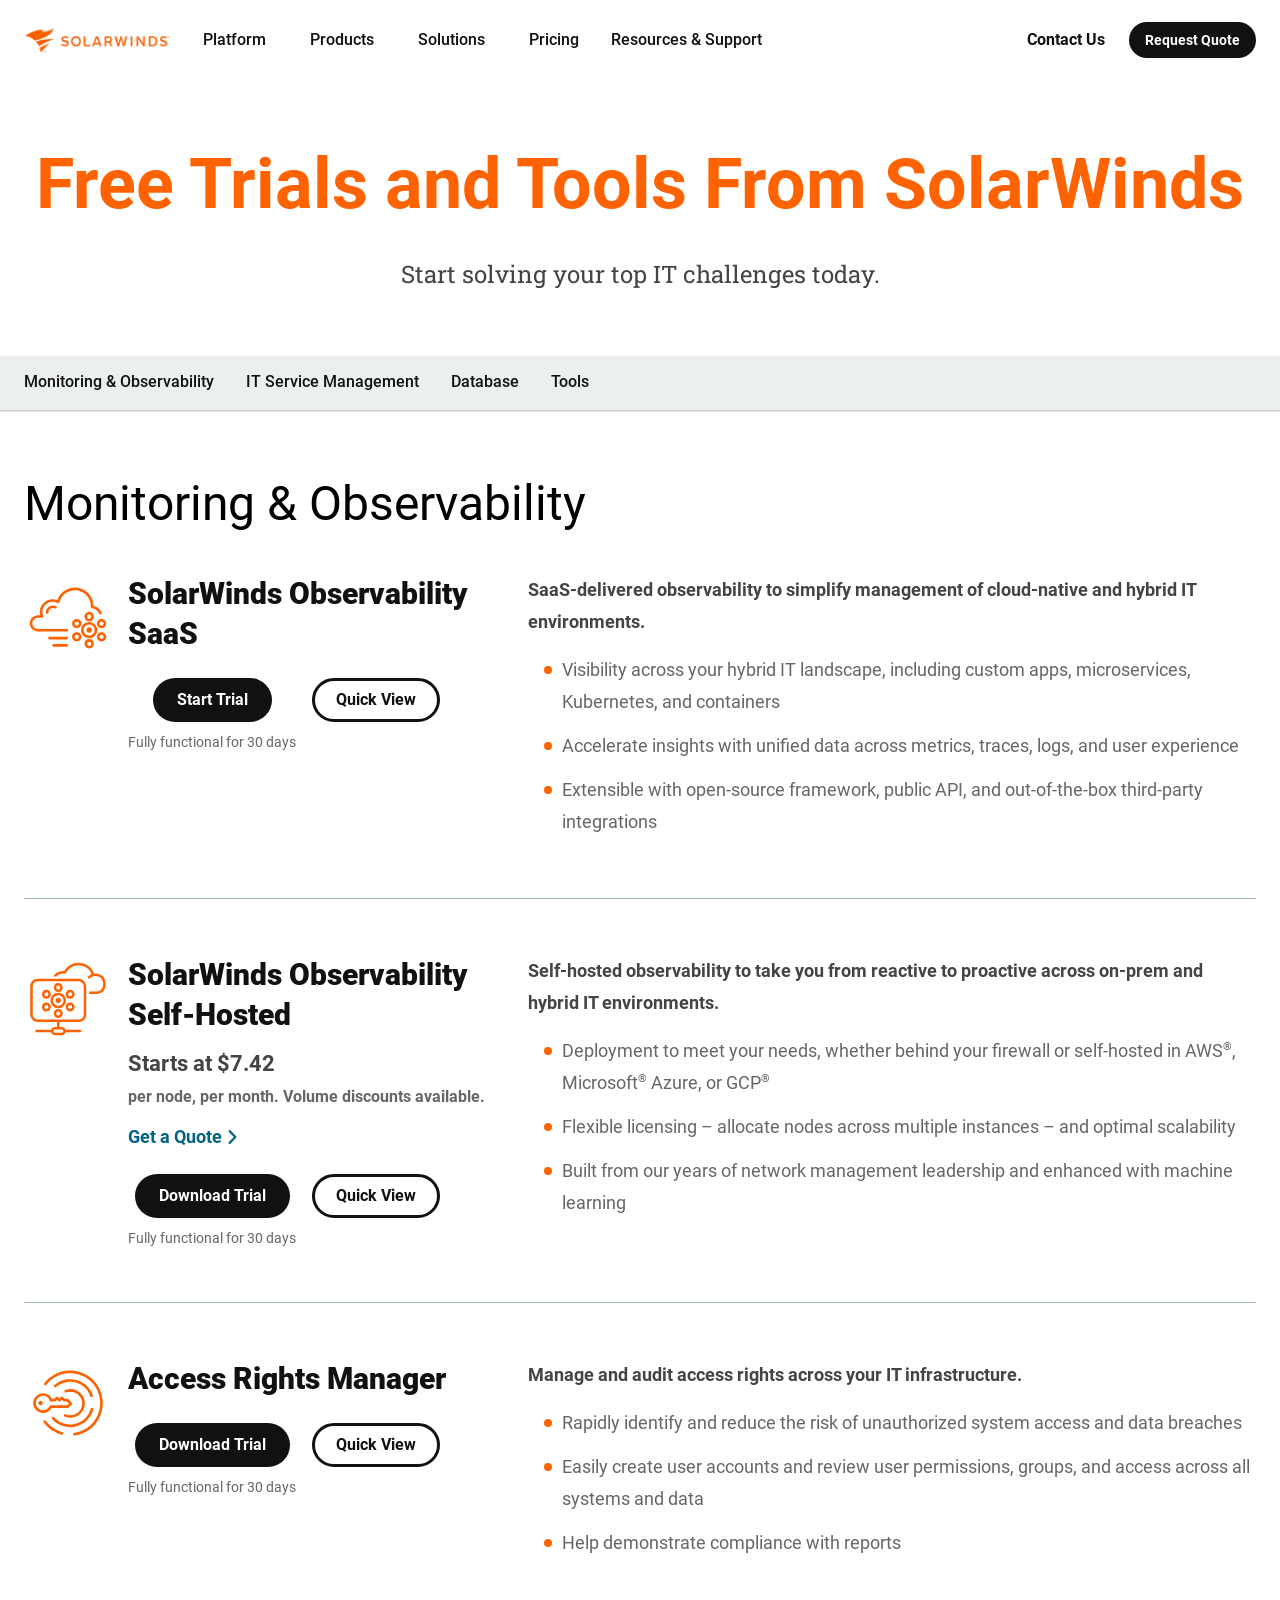
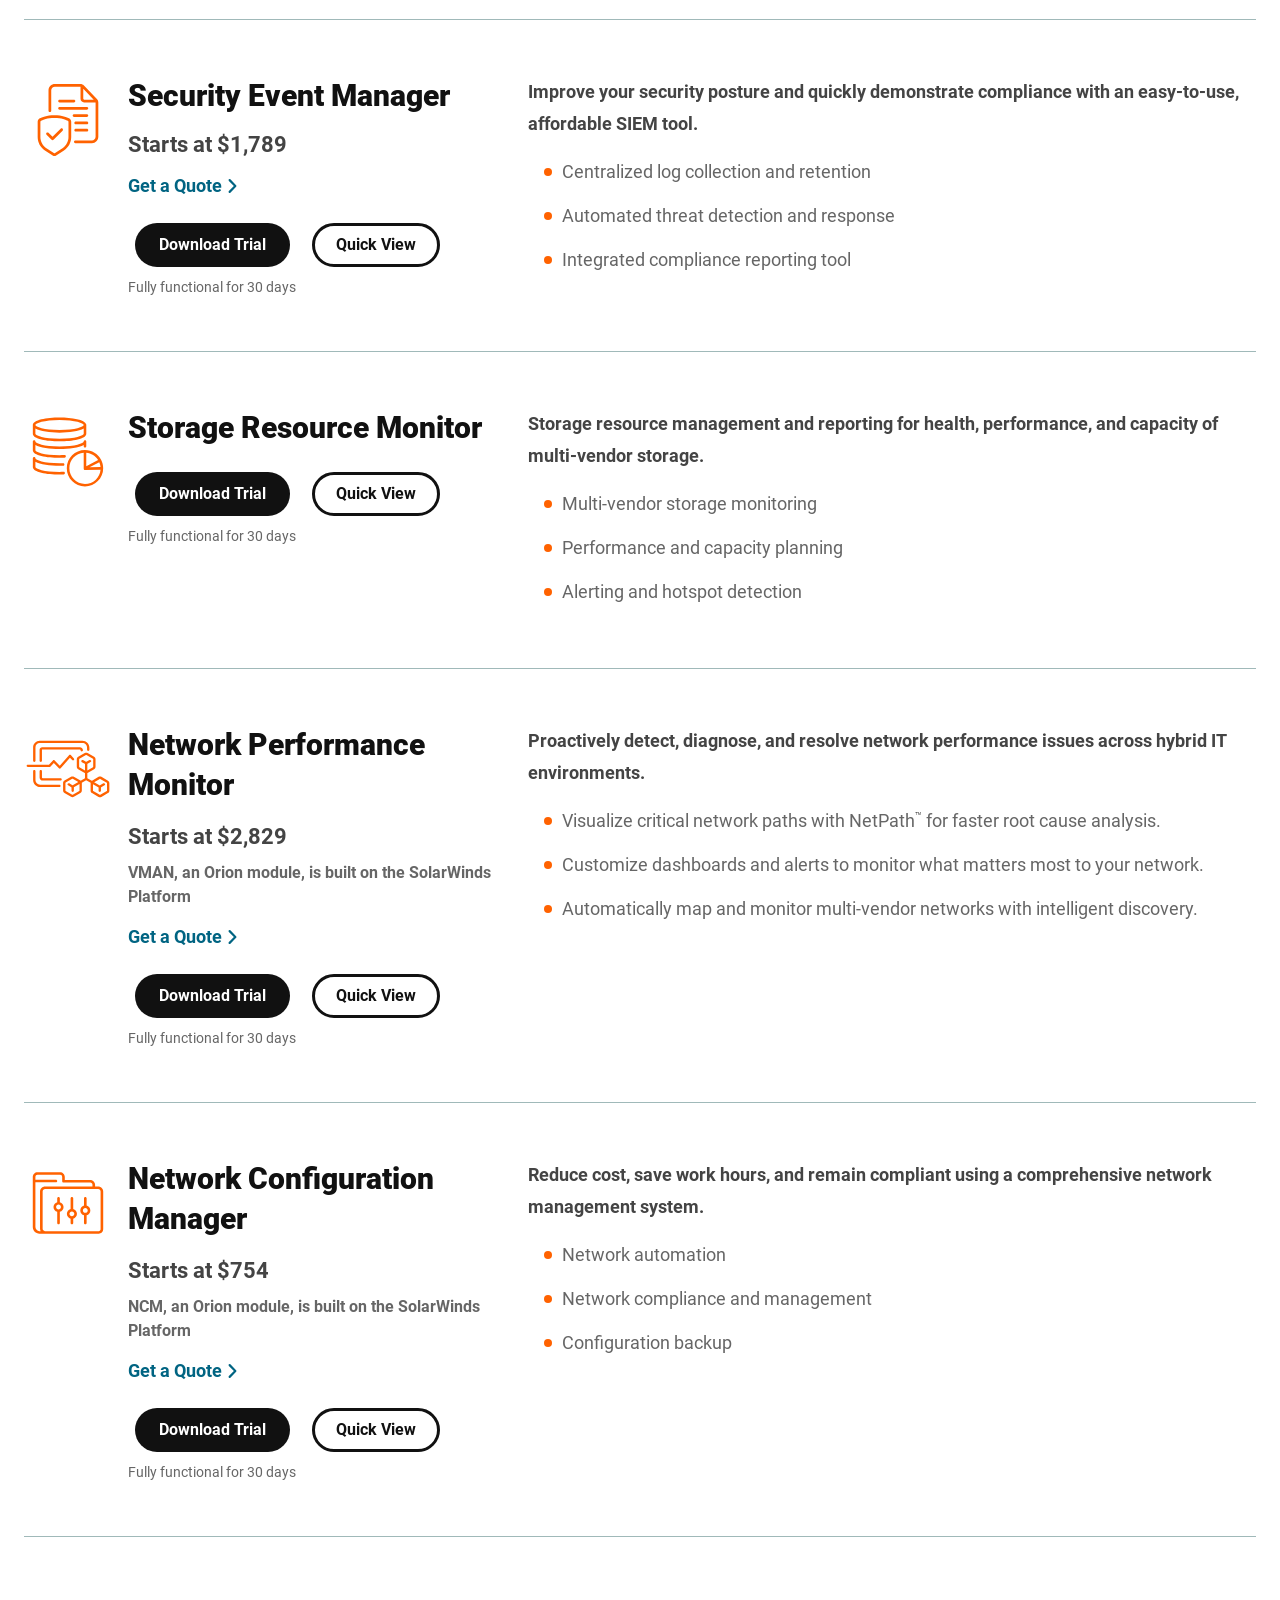
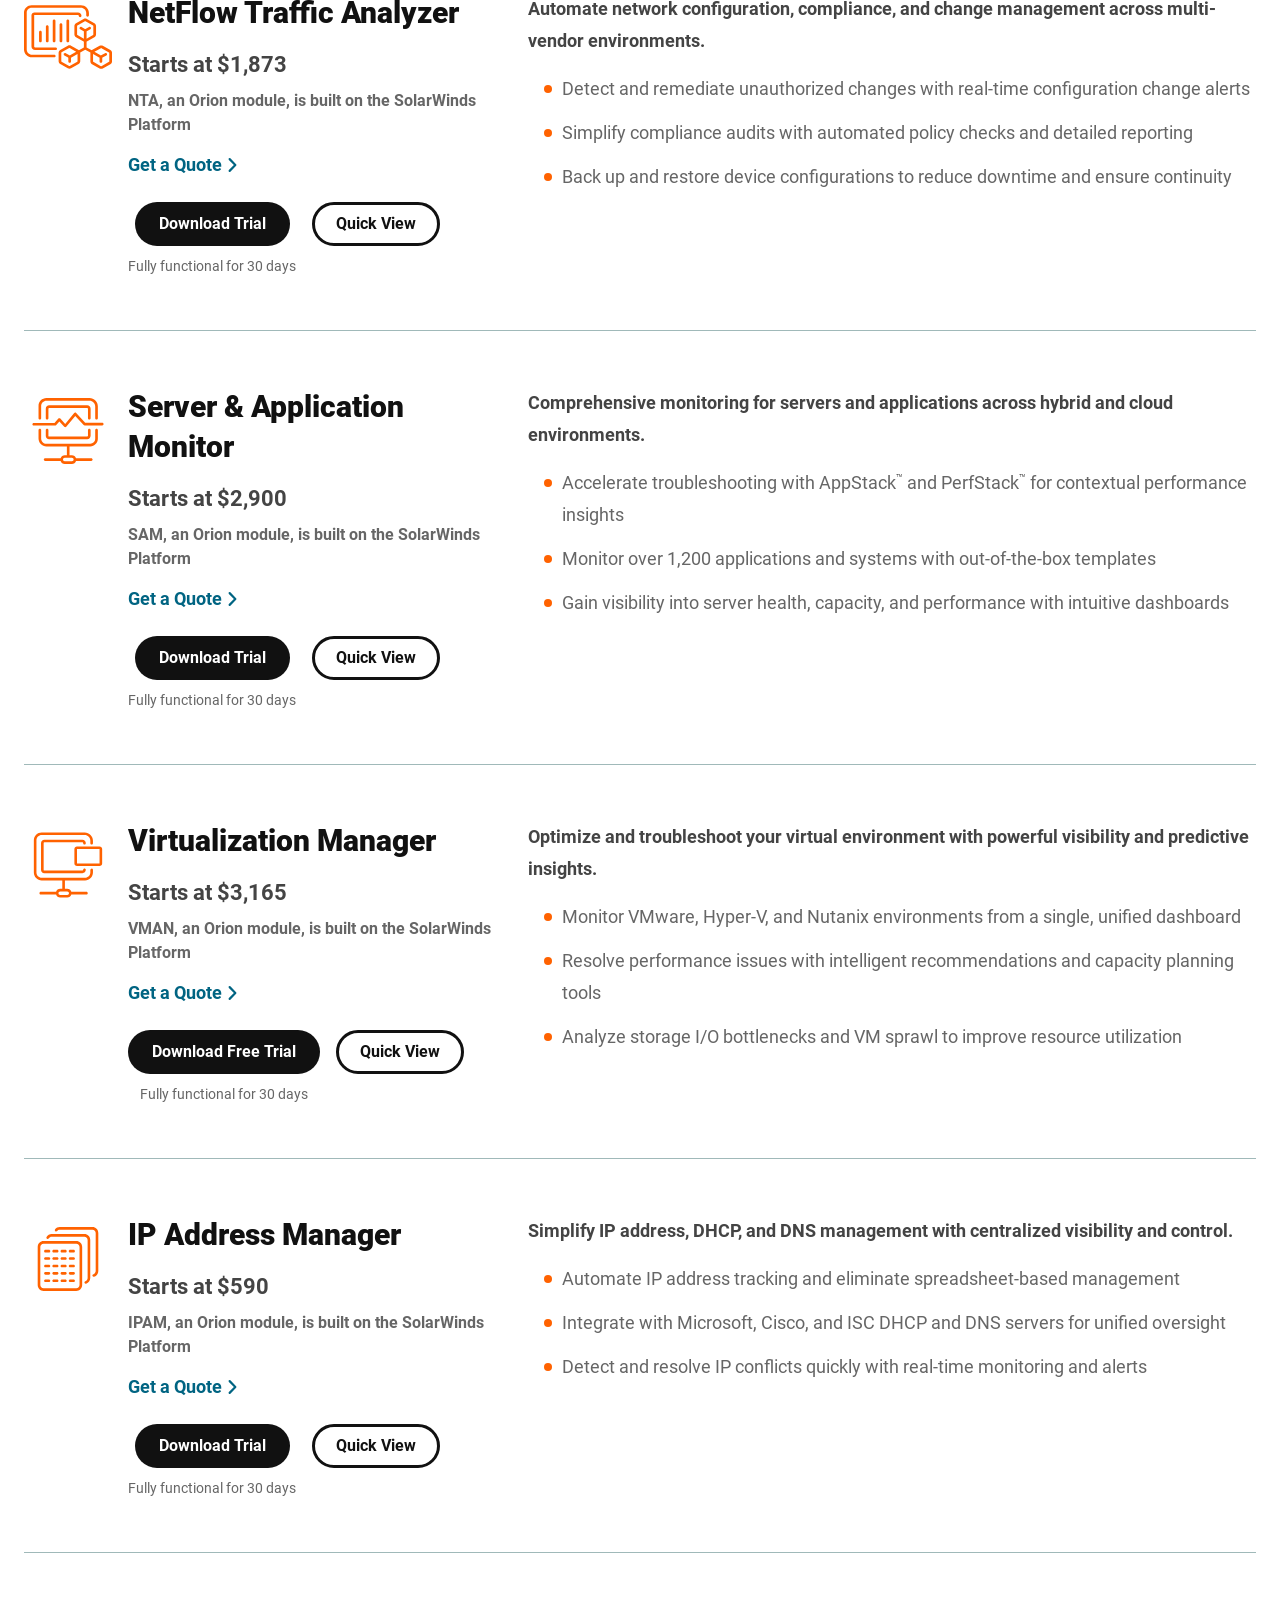
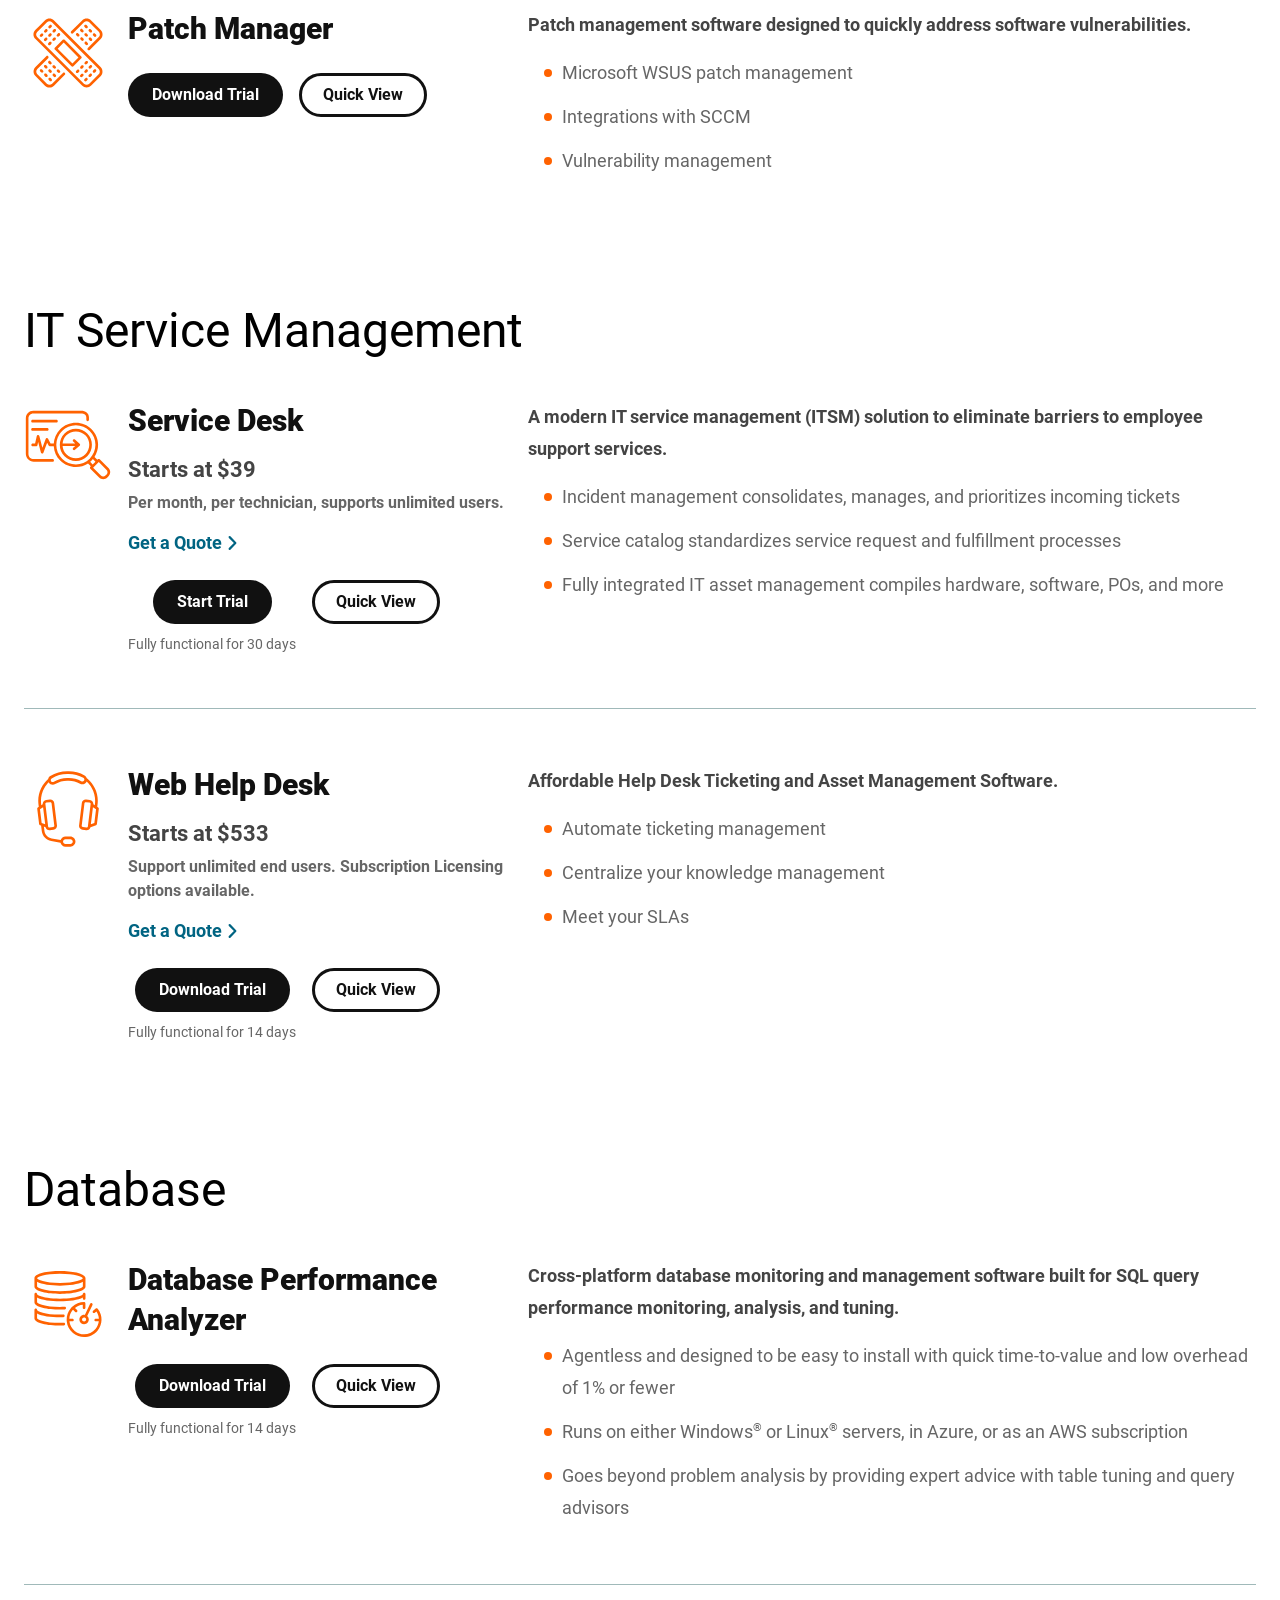
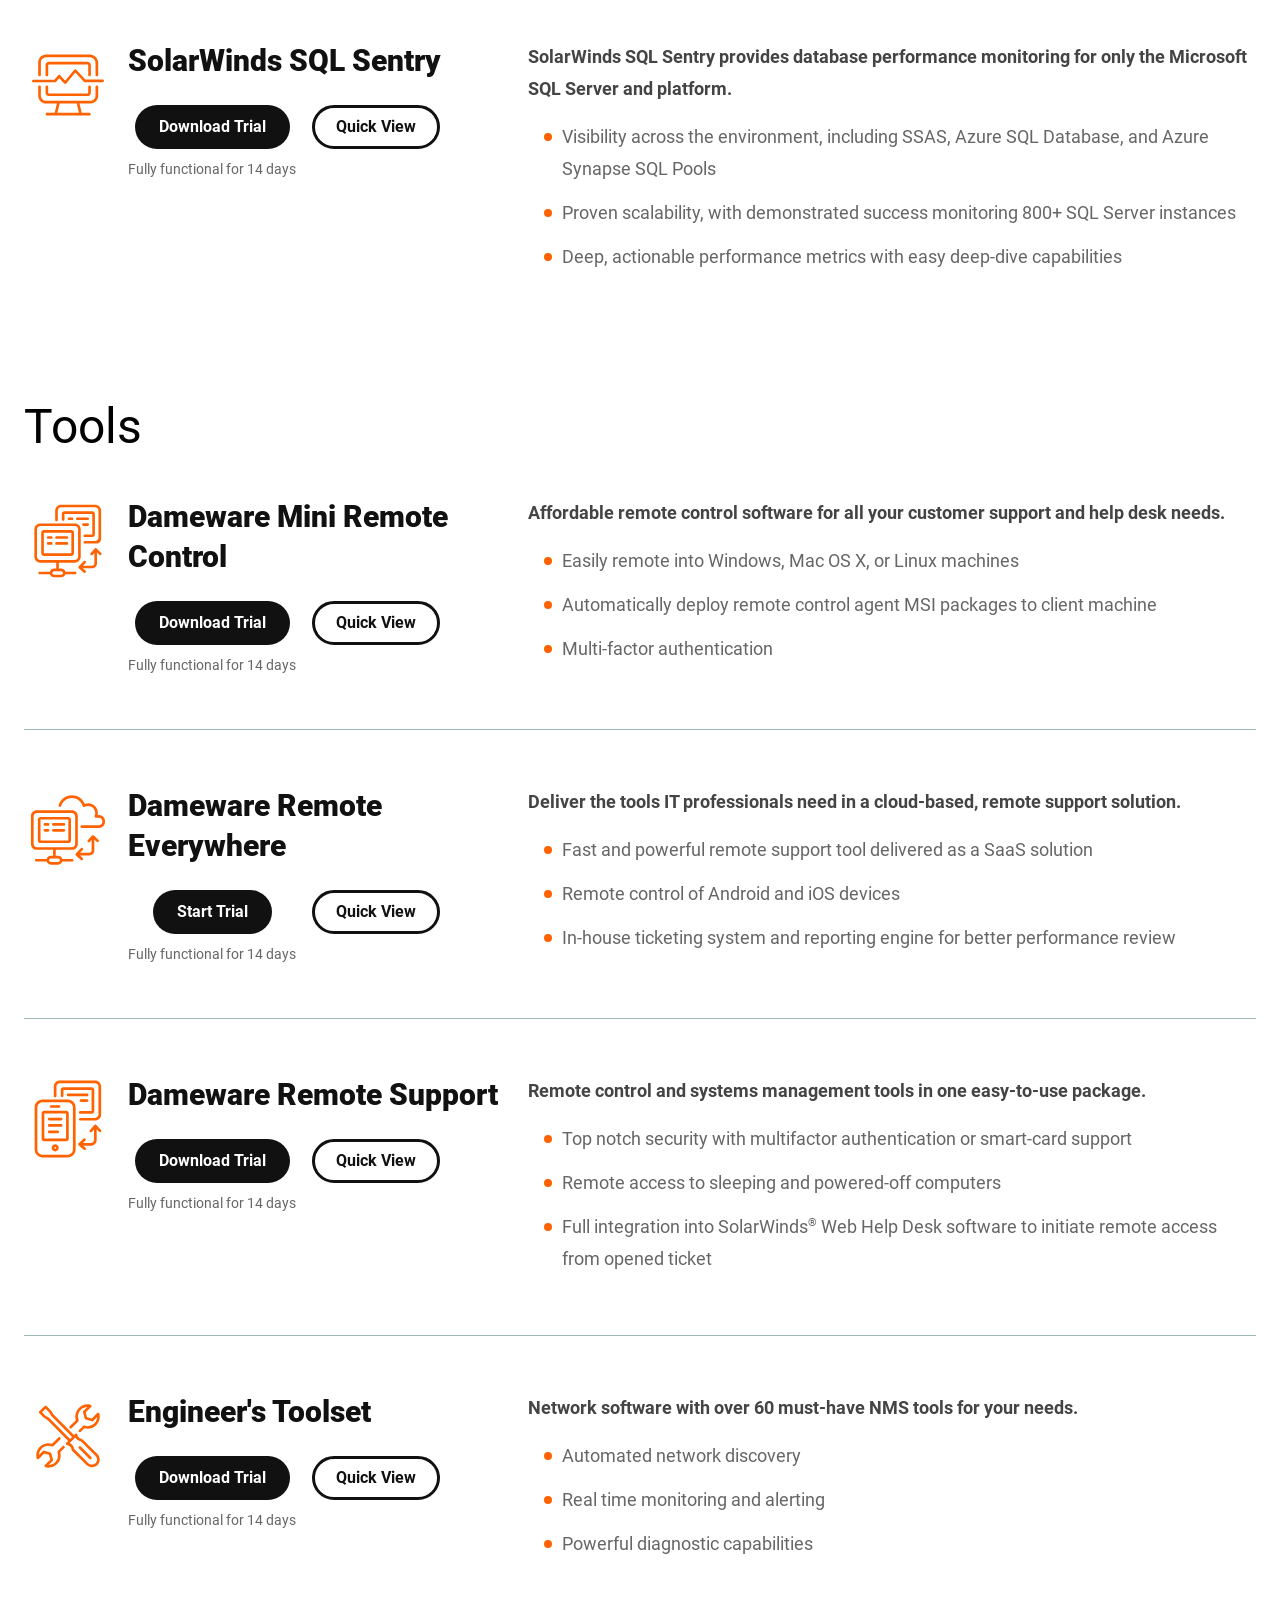
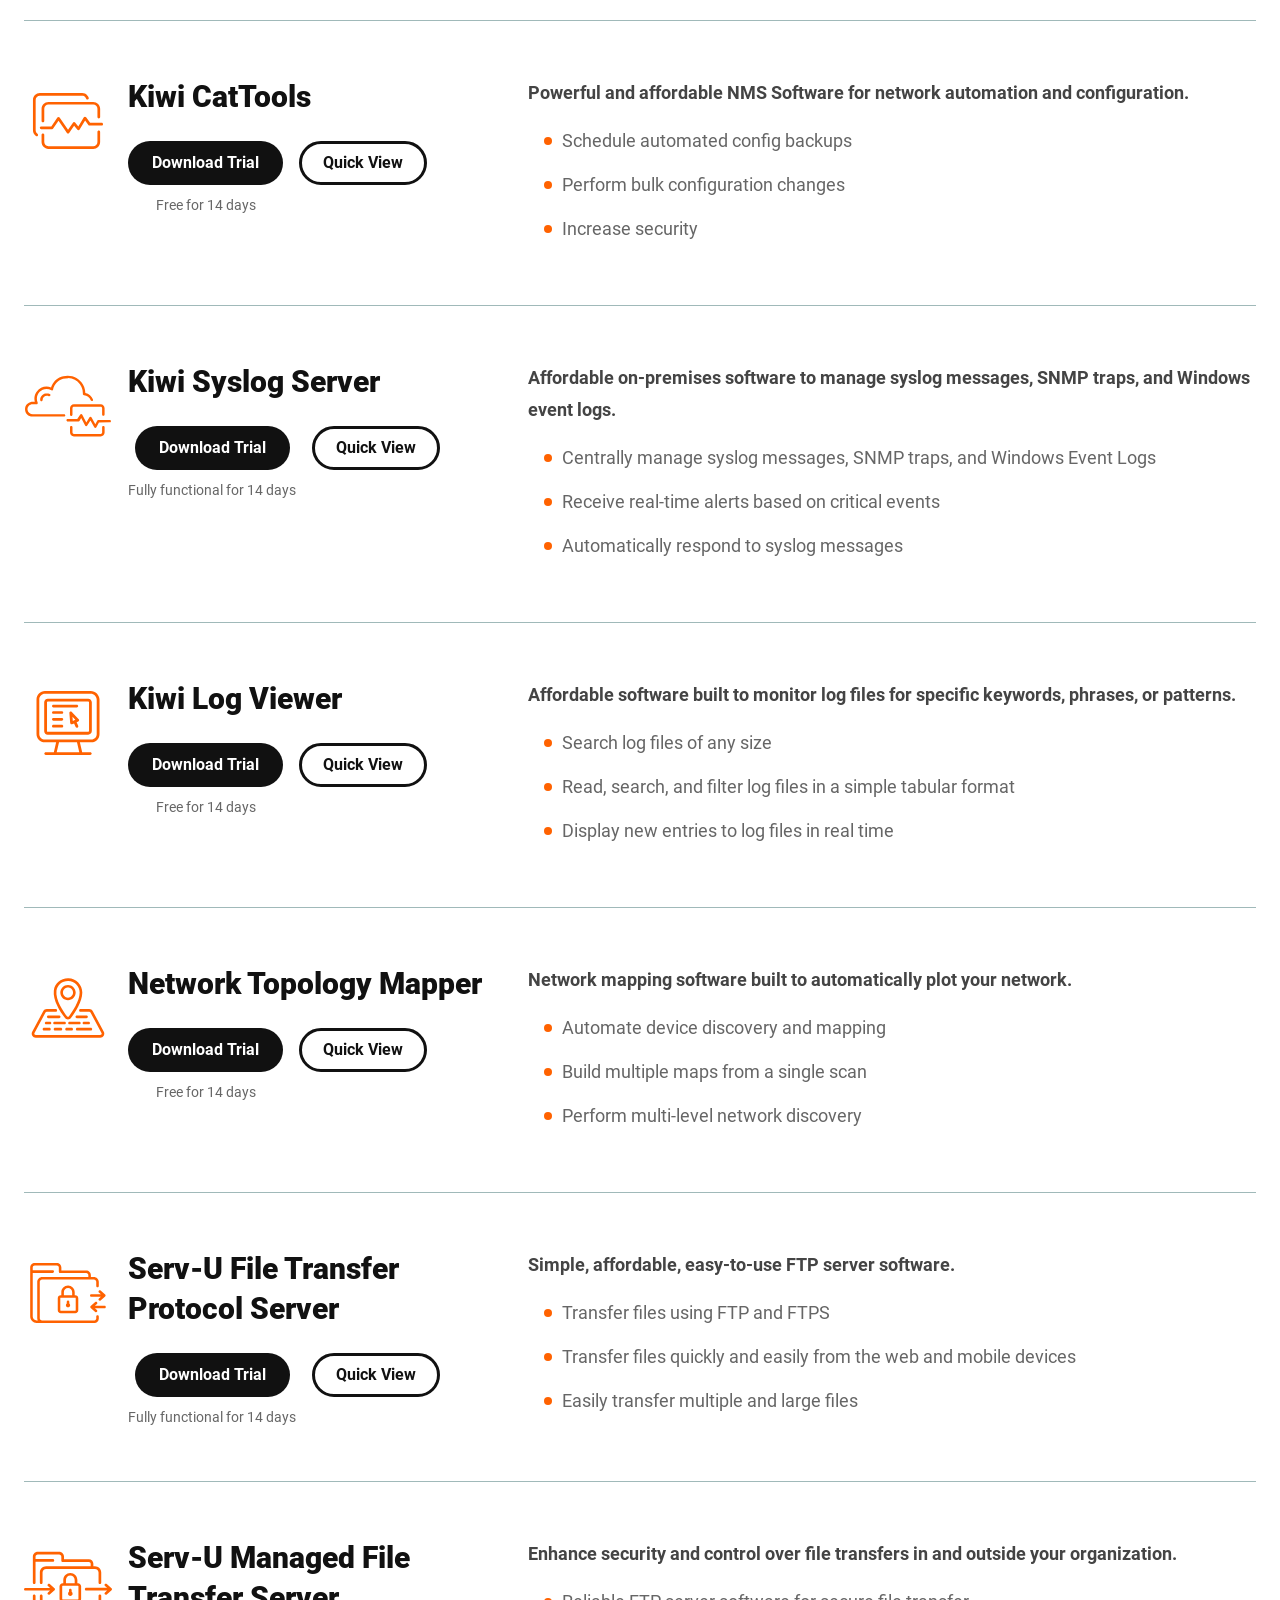
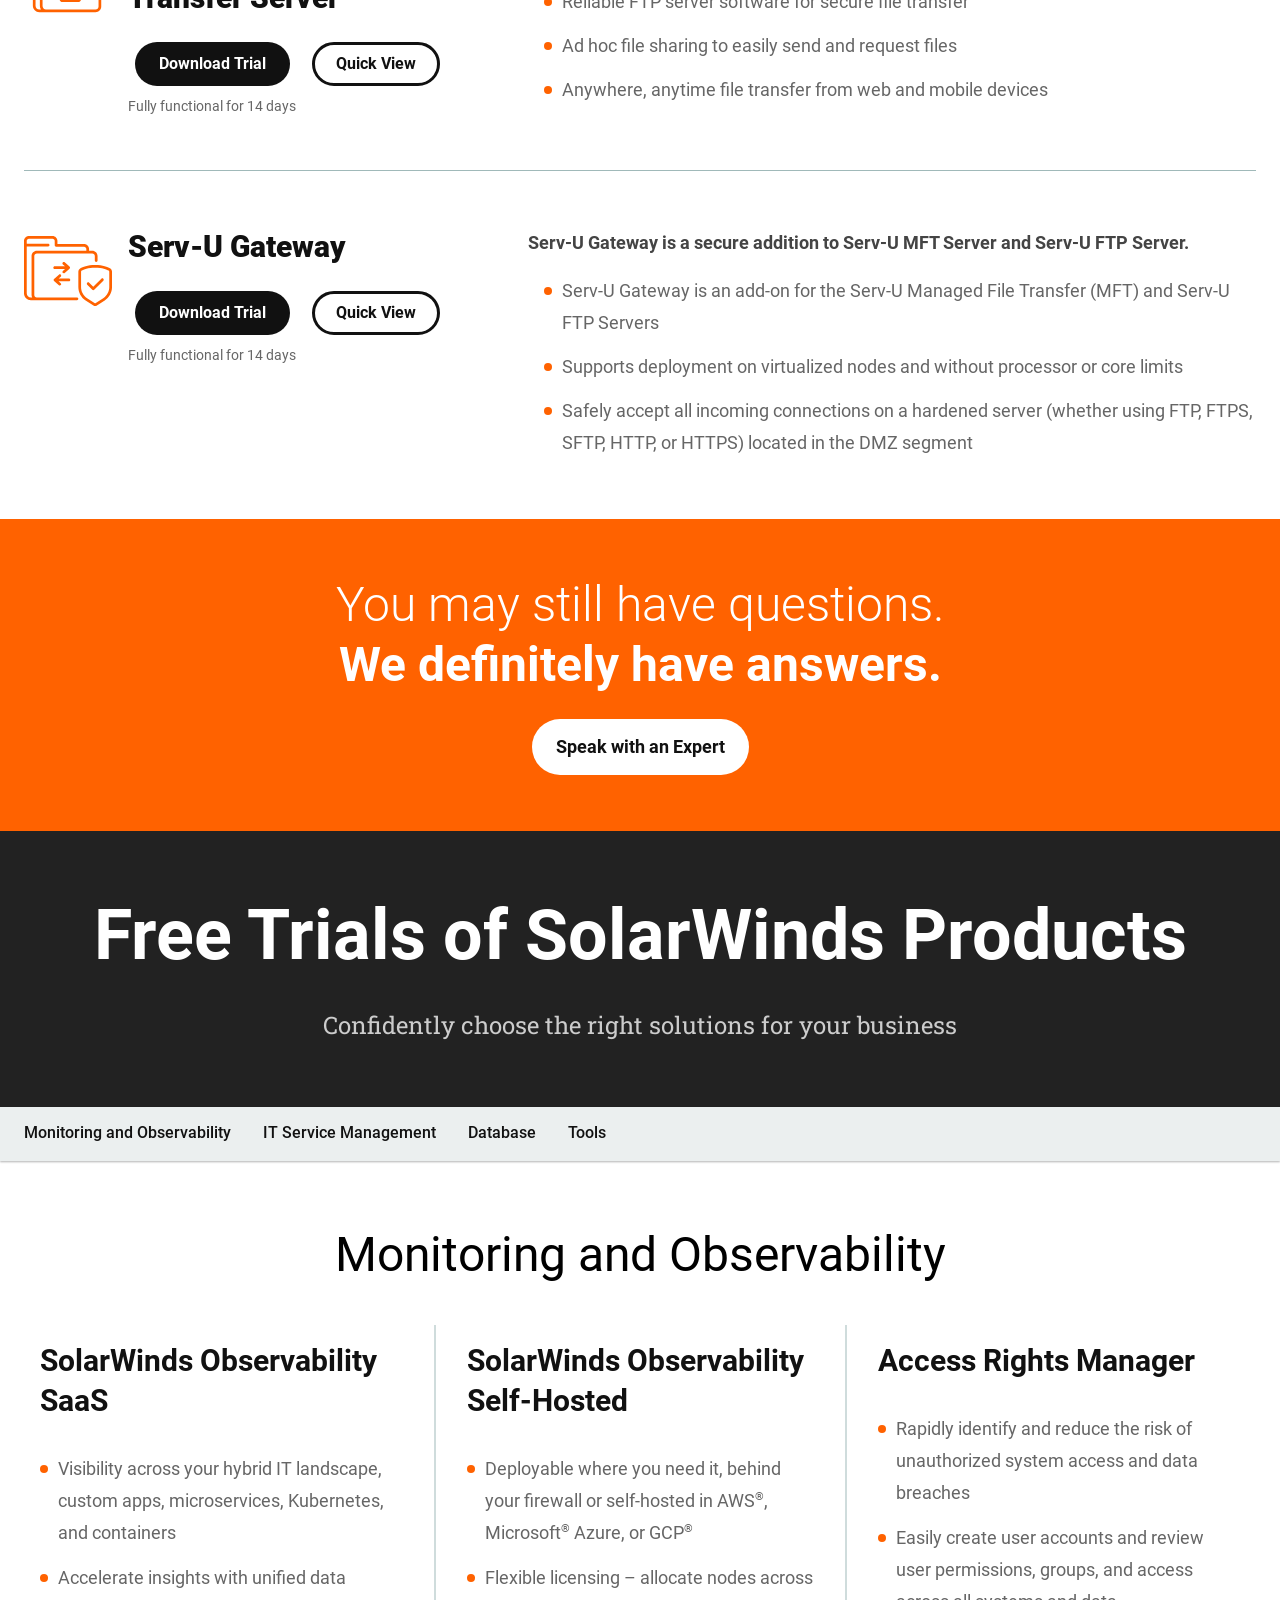
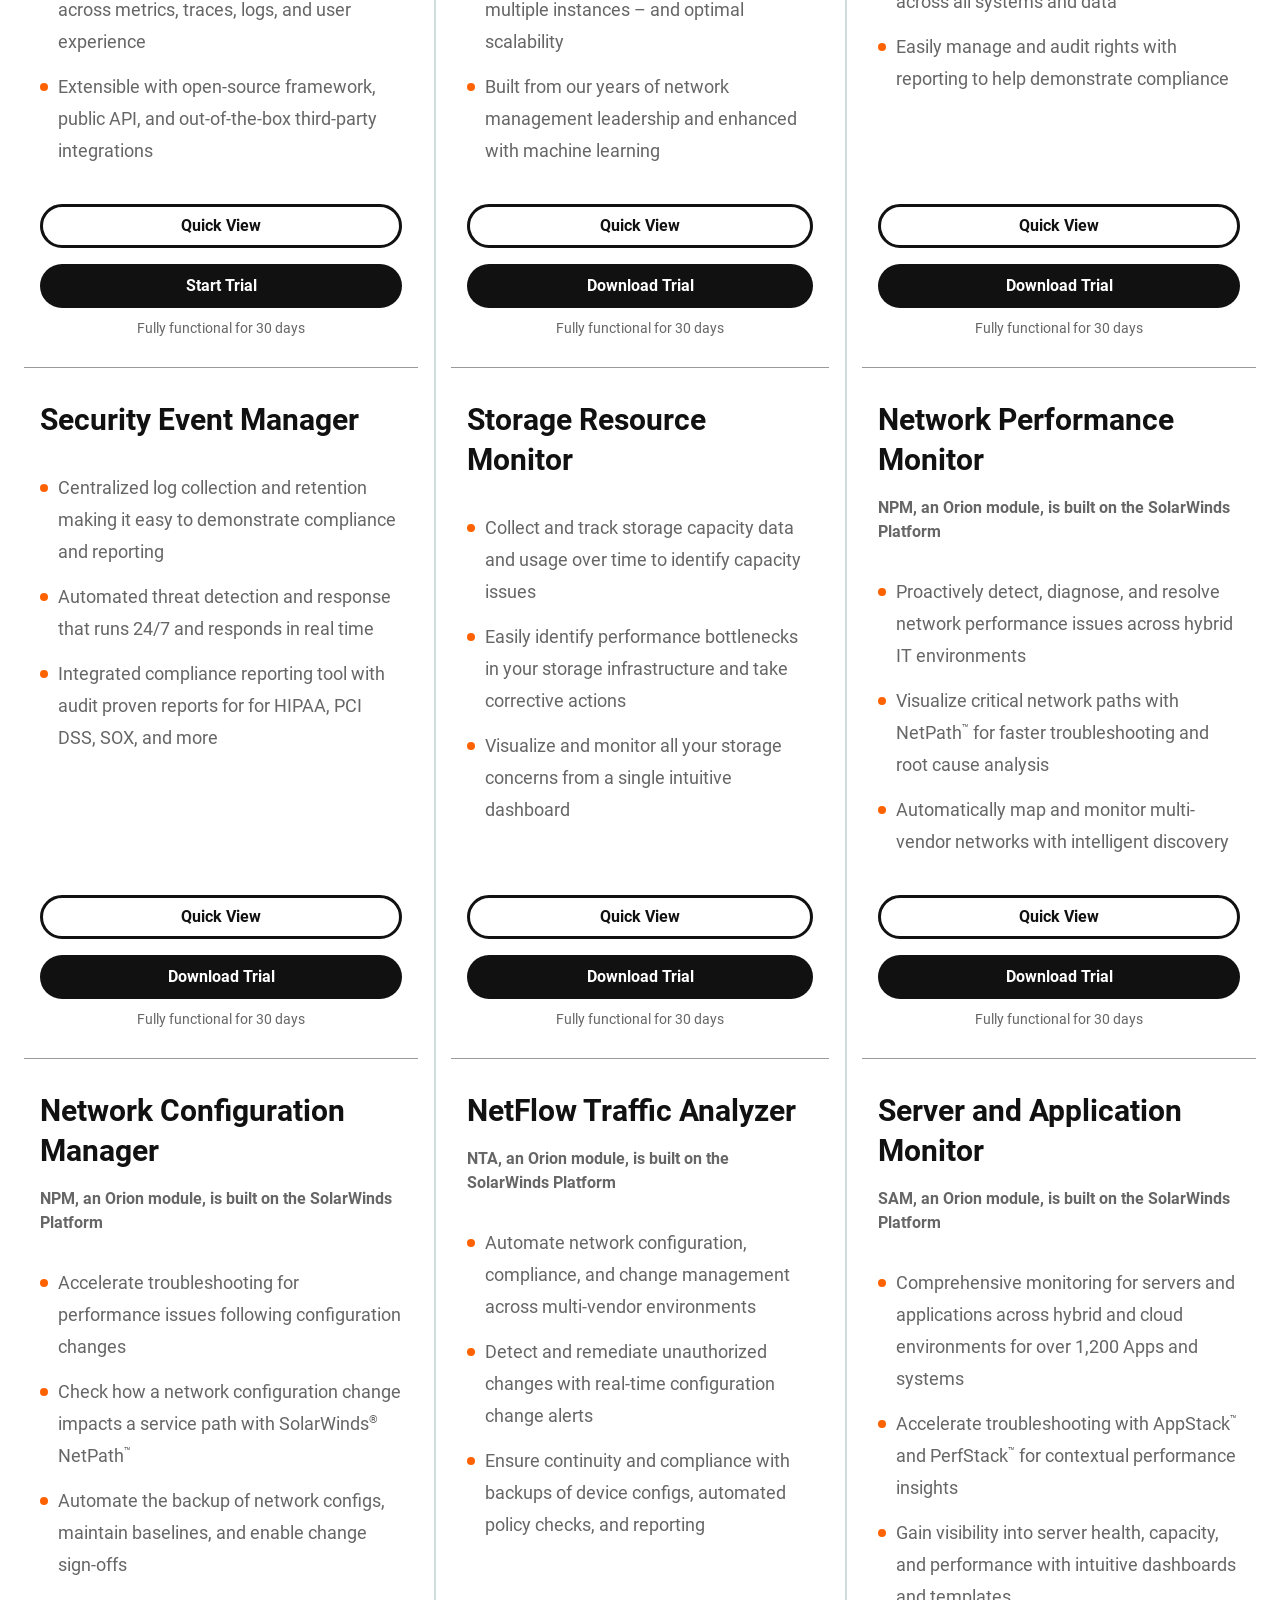
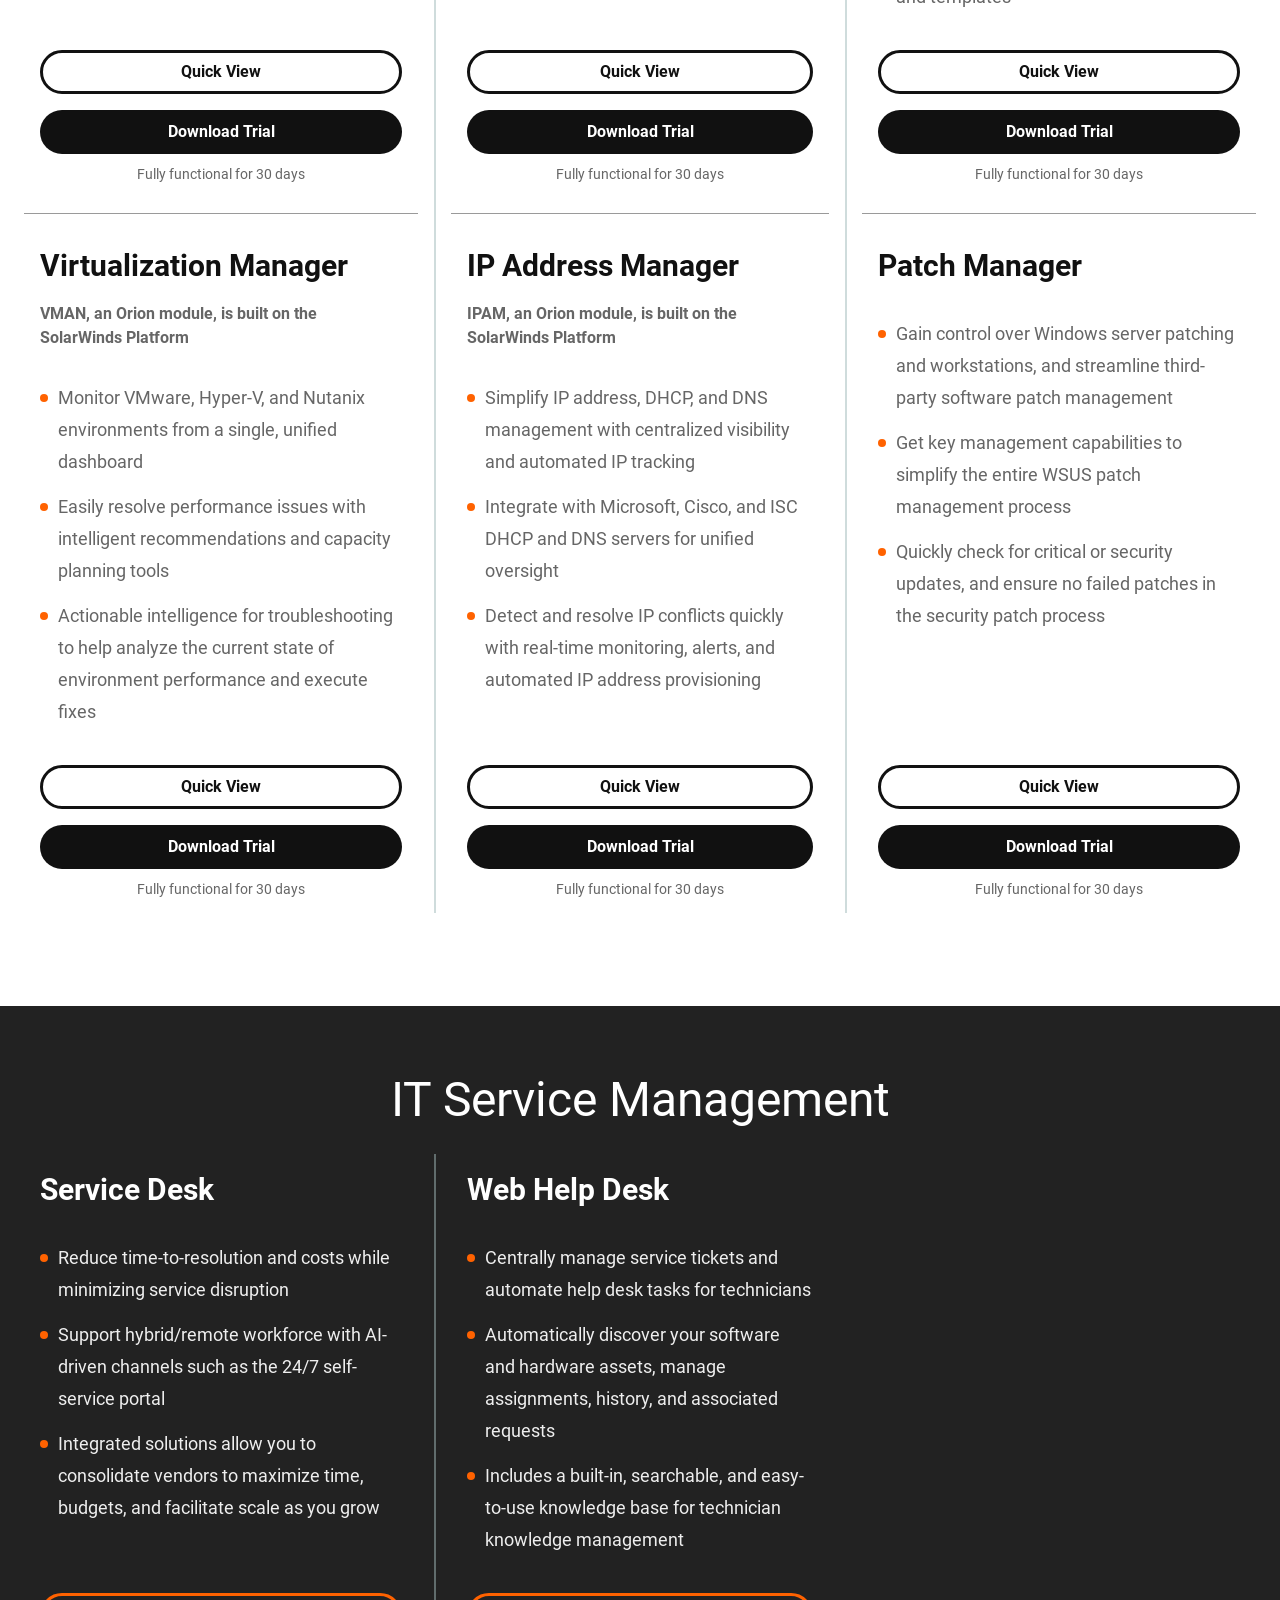
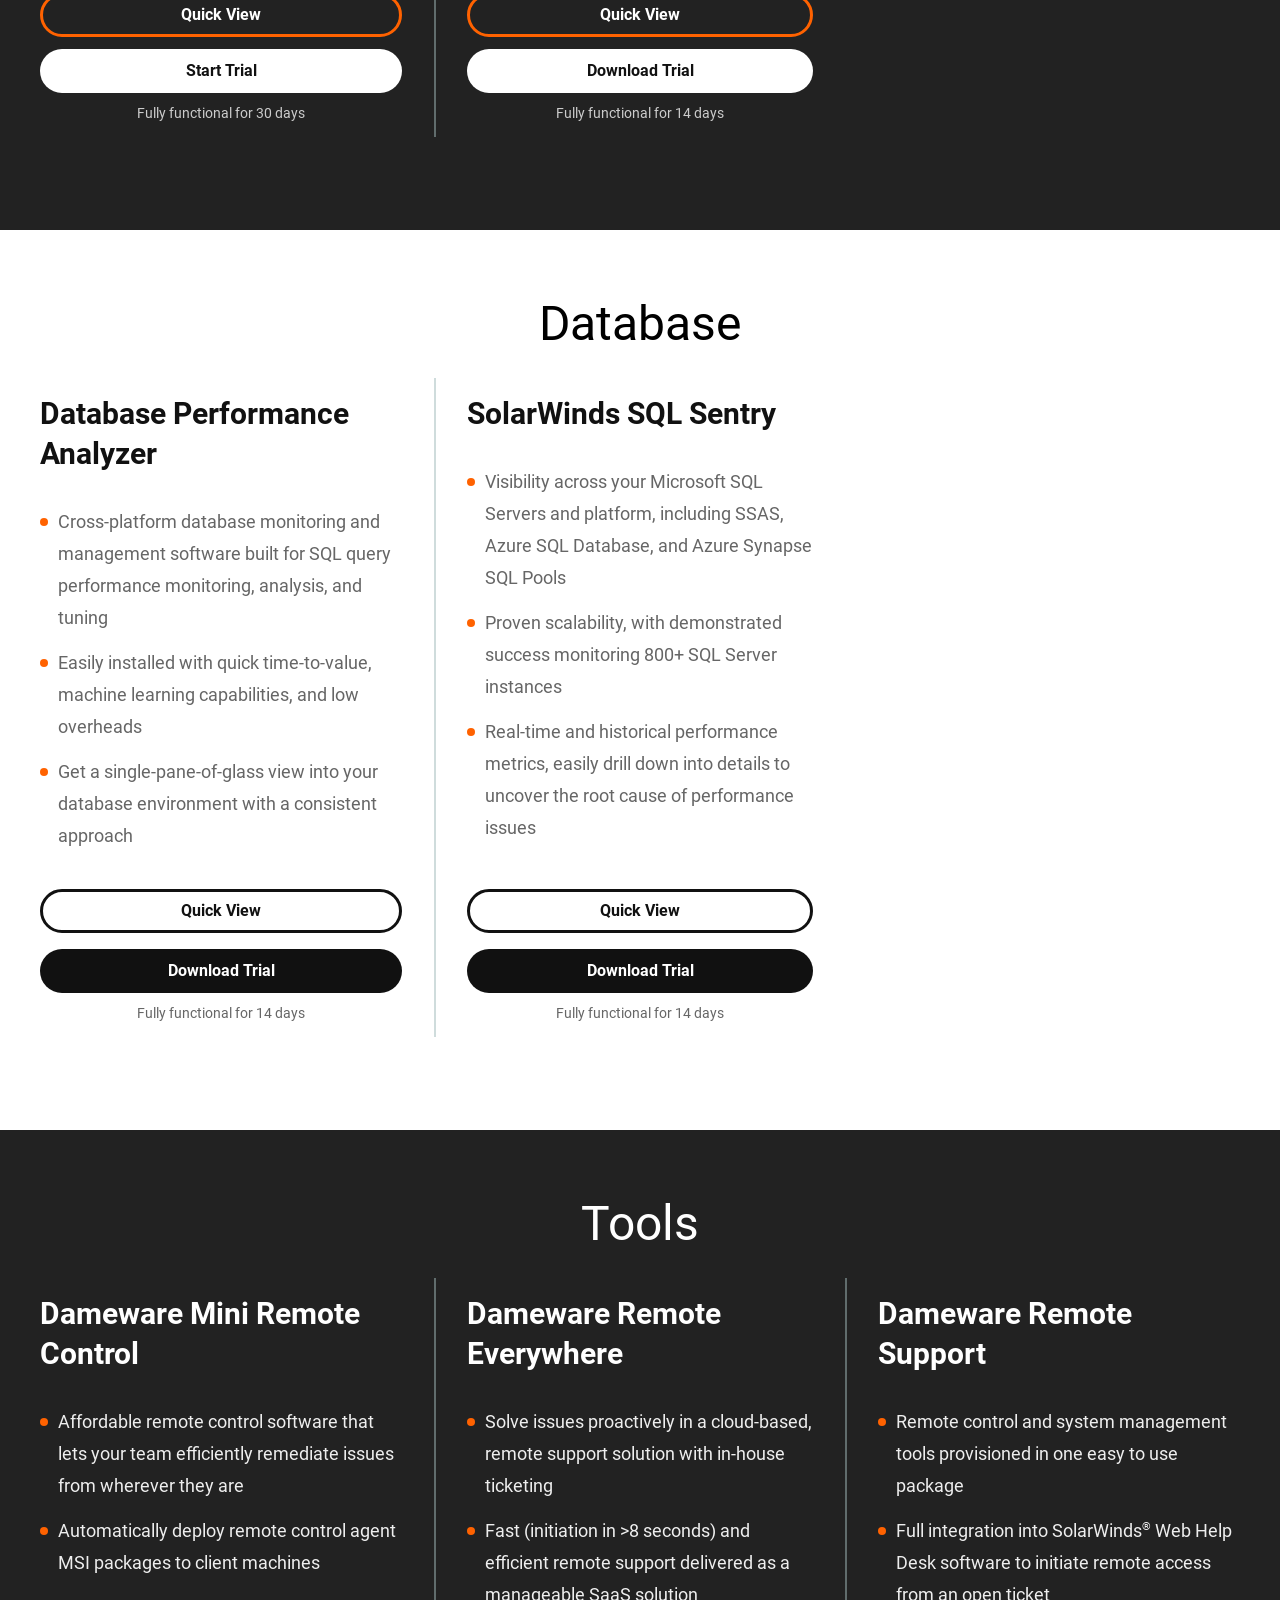
<file: qa/page.html>
<!DOCTYPE html><html lang="en"><head><meta charset="utf-8"><title>QA harness</title>
<meta name="viewport" content="width=device-width, initial-scale=1">
<link rel="stylesheet" href="/styles/styles.css">
<script src="/scripts/scripts.js" type="module"></script>
<link rel="icon" href="data:,"></head>
<body>
<header></header>
<main>
    <div class="hero">
      <h1>Free Trials and Tools From SolarWinds</h1>
      <p>Start solving your top IT challenges today.</p>
      </div>
    <div>
      <div class="category-nav">
        <div><div><ul>
          <li><a href="#monitoring-observability">Monitoring &amp; Observability</a></li>
          <li><a href="#it-service-management">IT Service Management</a></li>
          <li><a href="#database">Database</a></li>
          <li><a href="#tools">Tools</a></li>
        </ul></div></div>
      </div>
    </div>
    <div>
      <h2>Monitoring &amp; Observability</h2>
      <div class="product-list">
        <div>
          <div>
            <h3><a href="https://www.solarwinds.com/solarwinds-observability">SolarWinds Observability SaaS</a></h3>
          </div>
          <div>
            <p><strong><a href="https://www.solarwinds.com/solarwinds-observability/registration">Start Trial</a></strong></p>
            <p><em><a href="https://www.solarwinds.com/">Quick View</a></em></p>
            <p>Fully functional for 30 days</p>
          </div>
          <div>
            <p>SaaS-delivered observability to simplify management of cloud-native and hybrid IT environments.</p>
            <ul><li>Visibility across your hybrid IT landscape, including custom apps, microservices, Kubernetes, and containers</li><li>Accelerate insights with unified data across metrics, traces, logs, and user experience</li><li>Extensible with open-source framework, public API, and out-of-the-box third-party integrations</li></ul>
          </div>
        </div>
        <div>
          <div>
            <h3><a href="https://www.solarwinds.com/hybrid-cloud-observability">SolarWinds Observability Self-Hosted</a></h3>
            <p>Starts at $7.42</p>
            <p>per node, per month. Volume discounts available.</p>
            <a href="https://www.solarwinds.com/onlinequotes/addproduct?productCode=238">Get a Quote</a>
          </div>
          <div>
            <p><strong><a href="https://www.solarwinds.com/hybrid-cloud-observability/registration">Download Trial</a></strong></p>
            <p><em><a href="https://www.solarwinds.com/">Quick View</a></em></p>
            <p>Fully functional for 30 days</p>
          </div>
          <div>
            <p>Self-hosted observability to take you from reactive to proactive across on-prem and hybrid IT environments.</p>
            <ul><li>Deployment to meet your needs, whether behind your firewall or self-hosted in AWS&reg;, Microsoft&reg;&nbsp;Azure, or GCP&reg;</li><li>Flexible licensing &ndash; allocate nodes across multiple instances &ndash; and optimal scalability</li><li>Built from our years of network management leadership and enhanced with machine learning</li></ul>
          </div>
        </div>
        <div>
          <div>
            <h3><a href="https://www.solarwinds.com/access-rights-manager">Access Rights Manager</a></h3>
          </div>
          <div>
            <p><strong><a href="https://www.solarwinds.com/access-rights-manager/registration">Download Trial</a></strong></p>
            <p><em><a href="https://www.solarwinds.com/">Quick View</a></em></p>
            <p>Fully functional for 30 days</p>
          </div>
          <div>
            <p>Manage and audit access rights across your IT infrastructure.</p>
            <ul><li>Rapidly identify and reduce the risk of unauthorized system access and data breaches</li><li>Easily create user accounts and review user permissions, groups, and access across all systems and data</li><li>Help demonstrate compliance with reports</li></ul>
          </div>
        </div>
        <div>
          <div>
            <h3><a href="https://www.solarwinds.com/security-event-manager">Security Event Manager</a></h3>
            <p>Starts at $1,789</p>
            <a href="https://www.solarwinds.com/onlinequotes/addproduct?productCode=116">Get a Quote</a>
          </div>
          <div>
            <p><strong><a href="https://www.solarwinds.com/security-event-manager/registration">Download Trial</a></strong></p>
            <p><em><a href="https://www.solarwinds.com/">Quick View</a></em></p>
            <p>Fully functional for 30 days</p>
          </div>
          <div>
            <p>Improve your security posture and quickly demonstrate compliance with an easy-to-use, affordable SIEM tool.</p>
            <ul><li>Centralized log collection and retention</li><li>Automated threat detection and response</li><li>Integrated compliance reporting tool</li></ul>
          </div>
        </div>
        <div>
          <div>
            <h3><a href="https://www.solarwinds.com/storage-resource-monitor">Storage Resource Monitor</a></h3>
          </div>
          <div>
            <p><strong><a href="https://www.solarwinds.com/storage-resource-monitor/registration">Download Trial</a></strong></p>
            <p><em><a href="https://www.solarwinds.com/">Quick View</a></em></p>
            <p>Fully functional for 30 days</p>
          </div>
          <div>
            <p>Storage resource management and reporting for health, performance, and capacity of multi-vendor storage.</p>
            <ul><li>Multi-vendor storage monitoring</li><li>Performance and capacity planning</li><li>Alerting and hotspot detection</li></ul>
          </div>
        </div>
        <div>
          <div>
            <h3><a href="https://www.solarwinds.com/network-performance-monitor">Network Performance Monitor</a></h3>
            <p>Starts at $2,829</p>
            <p>VMAN, an Orion module, is built on the SolarWinds Platform</p>
            <a href="https://www.solarwinds.com/onlinequotes/addproduct?productCode=78">Get a Quote</a>
          </div>
          <div>
            <p><strong><a href="https://www.solarwinds.com/network-performance-monitor/registration">Download Trial</a></strong></p>
            <p><em><a href="https://www.solarwinds.com/">Quick View</a></em></p>
            <p>Fully functional for 30 days</p>
          </div>
          <div>
            <p>Proactively detect, diagnose, and resolve network performance issues across hybrid IT environments.</p>
            <ul><li>Visualize critical network paths with NetPath&trade; for faster root cause analysis.</li><li>Customize dashboards and alerts to monitor what matters most to your network.</li><li>Automatically map and monitor multi-vendor networks with intelligent discovery.</li></ul>
          </div>
        </div>
        <div>
          <div>
            <h3><a href="https://www.solarwinds.com/network-configuration-manager">Network Configuration Manager</a></h3>
            <p>Starts at $754</p>
            <p>NCM, an Orion module, is built on the SolarWinds Platform</p>
            <a href="https://www.solarwinds.com/onlinequotes/addproduct?productCode=81">Get a Quote</a>
          </div>
          <div>
            <p><strong><a href="https://www.solarwinds.com/network-configuration-manager/registration">Download Trial</a></strong></p>
            <p><em><a href="https://www.solarwinds.com/">Quick View</a></em></p>
            <p>Fully functional for 30 days</p>
          </div>
          <div>
            <p>Reduce cost, save work hours, and remain compliant using a comprehensive network management system.</p>
            <ul><li>Network automation</li><li>Network compliance and management</li><li>Configuration backup</li></ul>
          </div>
        </div>
        <div>
          <div>
            <h3><a href="https://www.solarwinds.com/netflow-traffic-analyzer">NetFlow Traffic Analyzer</a></h3>
            <p>Starts at $1,873</p>
            <p>NTA, an Orion module, is built on the SolarWinds Platform</p>
            <a href="https://www.solarwinds.com/onlinequotes/addproduct?productCode=85">Get a Quote</a>
          </div>
          <div>
            <p><strong><a href="https://www.solarwinds.com/netflow-traffic-analyzer/registration">Download Trial</a></strong></p>
            <p><em><a href="https://www.solarwinds.com/">Quick View</a></em></p>
            <p>Fully functional for 30 days</p>
          </div>
          <div>
            <p>Automate network configuration, compliance, and change management across multi-vendor environments.</p>
            <ul><li>Detect and remediate unauthorized changes with real-time configuration change alerts</li><li>Simplify compliance audits with automated policy checks and detailed reporting</li><li>Back up and restore device configurations to reduce downtime and ensure continuity</li></ul>
          </div>
        </div>
        <div>
          <div>
            <h3><a href="https://www.solarwinds.com/server-application-monitor">Server & Application Monitor</a></h3>
            <p>Starts at $2,900</p>
            <p>SAM, an Orion module, is built on the SolarWinds Platform</p>
            <a href="https://www.solarwinds.com/onlinequotes/addproduct?productCode=86">Get a Quote</a>
          </div>
          <div>
            <p><strong><a href="https://www.solarwinds.com/server-application-monitor/registration">Download Trial</a></strong></p>
            <p><em><a href="https://www.solarwinds.com/">Quick View</a></em></p>
            <p>Fully functional for 30 days</p>
          </div>
          <div>
            <p>Comprehensive monitoring for servers and applications across hybrid and cloud environments.</p>
            <ul><li>Accelerate troubleshooting with AppStack&trade; and PerfStack&trade; for contextual performance insights</li><li>Monitor over 1,200 applications and systems with out-of-the-box templates</li><li>Gain visibility into server health, capacity, and performance with intuitive dashboards</li></ul>
          </div>
        </div>
        <div>
          <div>
            <h3><a href="https://www.solarwinds.com/virtualization-manager">Virtualization Manager</a></h3>
            <p>Starts at $3,165</p>
            <p>VMAN, an Orion module, is built on the SolarWinds Platform</p>
            <a href="https://www.solarwinds.com/onlinequotes/addproduct?productCode=125">Get a Quote</a>
          </div>
          <div>
            <p><strong><a href="https://www.solarwinds.com/virtualization-manager/registration">Download Free Trial</a></strong></p>
            <p><em><a href="https://www.solarwinds.com/">Quick View</a></em></p>
            <p>Fully functional for 30 days</p>
          </div>
          <div>
            <p>Optimize and troubleshoot your virtual environment with powerful visibility and predictive insights.</p>
            <ul><li>Monitor VMware, Hyper-V, and Nutanix environments from a single, unified dashboard</li><li>Resolve performance issues with intelligent recommendations and capacity planning tools</li><li>Analyze storage I/O bottlenecks and VM sprawl to improve resource utilization</li></ul>
          </div>
        </div>
        <div>
          <div>
            <h3><a href="https://www.solarwinds.com/ip-address-manager">IP Address Manager</a></h3>
            <p>Starts at $590</p>
            <p>IPAM, an Orion module, is built on the SolarWinds Platform</p>
            <a href="https://www.solarwinds.com/onlinequotes/addproduct?productCode=91">Get a Quote</a>
          </div>
          <div>
            <p><strong><a href="https://www.solarwinds.com/ip-address-manager/registration">Download Trial</a></strong></p>
            <p><em><a href="https://www.solarwinds.com/">Quick View</a></em></p>
            <p>Fully functional for 30 days</p>
          </div>
          <div>
            <p>Simplify IP address, DHCP, and DNS management with centralized visibility and control.</p>
            <ul><li>Automate IP address tracking and eliminate spreadsheet-based management</li><li>Integrate with Microsoft, Cisco, and ISC DHCP and DNS servers for unified oversight</li><li>Detect and resolve IP conflicts quickly with real-time monitoring and alerts</li></ul>
          </div>
        </div>
        <div>
          <div>
            <h3><a href="https://www.solarwinds.com/patch-manager">Patch Manager</a></h3>
          </div>
          <div>
            <p><strong><a href="https://www.solarwinds.com/patch-manager/registration">Download Trial</a></strong></p>
            <p><em><a href="https://www.solarwinds.com/">Quick View</a></em></p>
          </div>
          <div>
            <p>Patch management software designed to quickly address software vulnerabilities.</p>
            <ul><li>Microsoft WSUS patch management</li><li>Integrations with SCCM</li><li>Vulnerability management</li></ul>
          </div>
        </div>
      </div>
    </div>
    <div>
      <h2>IT Service Management</h2>
      <div class="product-list">
        <div>
          <div>
            <h3><a href="https://www.solarwinds.com/service-desk">Service Desk</a></h3>
            <p>Starts at $39</p>
            <p>Per month, per technician, supports unlimited users.</p>
            <a href="https://www.solarwinds.com/service-desk/quote-request">Get a Quote</a>
          </div>
          <div>
            <p><strong><a href="https://www.solarwinds.com/service-desk/registration">Start Trial</a></strong></p>
            <p><em><a href="https://www.solarwinds.com/">Quick View</a></em></p>
            <p>Fully functional for 30 days</p>
          </div>
          <div>
            <p>A modern IT service management (ITSM) solution to eliminate barriers to employee support services.</p>
            <ul><li>Incident management consolidates, manages, and prioritizes incoming tickets</li><li>Service catalog standardizes service request and fulfillment processes</li><li>Fully integrated IT asset management compiles hardware, software, POs, and more</li></ul>
          </div>
        </div>
        <div>
          <div>
            <h3><a href="https://www.solarwinds.com/web-help-desk">Web Help Desk</a></h3>
            <p>Starts at $533</p>
            <p>Support unlimited end users. Subscription Licensing options available.</p>
            <a href="https://www.solarwinds.com/onlinequotes/addproduct?productCode=126">Get a Quote</a>
          </div>
          <div>
            <p><strong><a href="https://www.solarwinds.com/web-help-desk/registration">Download Trial</a></strong></p>
            <p><em><a href="https://www.solarwinds.com/">Quick View</a></em></p>
            <p>Fully functional for 14 days</p>
          </div>
          <div>
            <p>Affordable Help Desk Ticketing and Asset Management Software.</p>
            <ul><li>Automate ticketing management</li><li>Centralize your knowledge management</li><li>Meet your SLAs</li></ul>
          </div>
        </div>
      </div>
    </div>
    <div>
      <h2>Database</h2>
      <div class="product-list">
        <div>
          <div>
            <h3><a href="https://www.solarwinds.com/database-performance-analyzer">Database Performance Analyzer</a></h3>
          </div>
          <div>
            <p><strong><a href="https://www.solarwinds.com/database-performance-analyzer/registration">Download Trial</a></strong></p>
            <p><em><a href="https://www.solarwinds.com/">Quick View</a></em></p>
            <p>Fully functional for 14 days</p>
          </div>
          <div>
            <p>Cross-platform database monitoring and management software built for SQL query performance monitoring, analysis, and tuning.</p>
            <ul><li>Agentless and designed to be easy to install with quick time-to-value and low overhead of 1% or fewer</li><li>Runs on either Windows&reg; or Linux&reg; servers, in Azure, or as an AWS subscription</li><li>Goes beyond problem analysis by providing expert advice with table tuning and query advisors</li></ul>
          </div>
        </div>
        <div>
          <div>
            <h3><a href="https://www.solarwinds.com/sql-sentry">SolarWinds SQL Sentry</a></h3>
          </div>
          <div>
            <p><strong><a href="https://www.solarwinds.com/sql-sentry/registration">Download Trial</a></strong></p>
            <p><em><a href="https://www.solarwinds.com/">Quick View</a></em></p>
            <p>Fully functional for 14 days</p>
          </div>
          <div>
            <p>SolarWinds SQL Sentry provides database performance monitoring for only the Microsoft SQL Server and platform.</p>
            <ul><li>Visibility across the environment, including SSAS, Azure SQL Database, and Azure Synapse SQL Pools</li><li>Proven scalability, with demonstrated success monitoring 800+ SQL Server instances</li><li>Deep, actionable performance metrics with easy deep-dive capabilities</li></ul>
          </div>
        </div>
      </div>
    </div>
    <div>
      <h2>Tools</h2>
      <div class="product-list">
        <div>
          <div>
            <h3><a href="https://www.solarwinds.com/dameware-mini-remote-control">Dameware Mini Remote Control</a></h3>
          </div>
          <div>
            <p><strong><a href="https://www.solarwinds.com/dameware-mini-remote-control/registration">Download Trial</a></strong></p>
            <p><em><a href="https://www.solarwinds.com/">Quick View</a></em></p>
            <p>Fully functional for 14 days</p>
          </div>
          <div>
            <p>Affordable remote control software for all your customer support and help desk needs.</p>
            <ul><li>Easily remote into Windows, Mac OS X, or Linux machines</li><li>Automatically deploy remote control agent MSI packages to client machine</li><li>Multi-factor authentication</li></ul>
          </div>
        </div>
        <div>
          <div>
            <h3><a href="https://www.solarwinds.com/dameware-remote-everywhere">Dameware Remote Everywhere</a></h3>
          </div>
          <div>
            <p><strong><a href="https://www.solarwinds.com/dameware-remote-everywhere/registration">Start Trial</a></strong></p>
            <p><em><a href="https://www.solarwinds.com/">Quick View</a></em></p>
            <p>Fully functional for 14 days</p>
          </div>
          <div>
            <p>Deliver the tools IT professionals need in a cloud-based, remote support solution.</p>
            <ul><li>Fast and powerful remote support tool delivered as a SaaS solution</li><li>Remote control of Android and iOS devices</li><li>In-house ticketing system and reporting engine for better performance review</li></ul>
          </div>
        </div>
        <div>
          <div>
            <h3><a href="https://www.solarwinds.com/remote-support-software">Dameware Remote Support</a></h3>
          </div>
          <div>
            <p><strong><a href="https://www.solarwinds.com/remote-support-software/registration">Download Trial</a></strong></p>
            <p><em><a href="https://www.solarwinds.com/">Quick View</a></em></p>
            <p>Fully functional for 14 days</p>
          </div>
          <div>
            <p>Remote control and systems management tools in one easy-to-use package.</p>
            <ul><li>Top notch security with multifactor authentication or smart-card support</li><li>Remote access to sleeping and powered-off computers</li><li>Full integration into SolarWinds&reg; Web Help Desk software to initiate remote access from opened ticket</li></ul>
          </div>
        </div>
        <div>
          <div>
            <h3><a href="https://www.solarwinds.com/engineers-toolset">Engineer's Toolset</a></h3>
          </div>
          <div>
            <p><strong><a href="https://www.solarwinds.com/engineers-toolset/registration">Download Trial</a></strong></p>
            <p><em><a href="https://www.solarwinds.com/">Quick View</a></em></p>
            <p>Fully functional for 14 days</p>
          </div>
          <div>
            <p>Network software with over 60 must-have NMS tools for your needs.</p>
            <ul><li>Automated network discovery</li><li>Real time monitoring and alerting</li><li>Powerful diagnostic capabilities</li></ul>
          </div>
        </div>
        <div>
          <div>
            <h3><a href="https://www.solarwinds.com/kiwi-cattools">Kiwi CatTools</a></h3>
          </div>
          <div>
            <p><strong><a href="https://www.solarwinds.com/kiwi-cattools/registration">Download Trial</a></strong></p>
            <p><em><a href="https://www.solarwinds.com/">Quick View</a></em></p>
            <p>Free for 14 days</p>
          </div>
          <div>
            <p>Powerful and affordable NMS Software for network automation and configuration.</p>
            <ul><li>Schedule automated config backups</li><li>Perform bulk configuration changes</li><li>Increase security</li></ul>
          </div>
        </div>
        <div>
          <div>
            <h3><a href="https://www.solarwinds.com/kiwi-syslog-server">Kiwi Syslog Server</a></h3>
          </div>
          <div>
            <p><strong><a href="https://www.solarwinds.com/kiwi-syslog-server/registration">Download Trial</a></strong></p>
            <p><em><a href="https://www.solarwinds.com/">Quick View</a></em></p>
            <p>Fully functional for 14 days</p>
          </div>
          <div>
            <p>Affordable on-premises software to manage syslog messages, SNMP traps, and Windows event logs.</p>
            <ul><li>Centrally manage syslog messages, SNMP traps, and Windows Event Logs</li><li>Receive real-time alerts based on critical events</li><li>Automatically respond to syslog messages</li></ul>
          </div>
        </div>
        <div>
          <div>
            <h3><a href="https://www.solarwinds.com/kiwi-log-viewer">Kiwi Log Viewer</a></h3>
          </div>
          <div>
            <p><strong><a href="https://www.solarwinds.com/kiwi-log-viewer/registration">Download Trial</a></strong></p>
            <p><em><a href="https://www.solarwinds.com/">Quick View</a></em></p>
            <p>Free for 14 days</p>
          </div>
          <div>
            <p>Affordable software built to monitor log files for specific keywords, phrases, or patterns.</p>
            <ul><li>Search log files of any size</li><li>Read, search, and filter log files in a simple tabular format</li><li>Display new entries to log files in real time</li></ul>
          </div>
        </div>
        <div>
          <div>
            <h3><a href="https://www.solarwinds.com/network-topology-mapper">Network Topology Mapper</a></h3>
          </div>
          <div>
            <p><strong><a href="https://www.solarwinds.com/network-topology-mapper/registration">Download Trial</a></strong></p>
            <p><em><a href="https://www.solarwinds.com/">Quick View</a></em></p>
            <p>Free for 14 days</p>
          </div>
          <div>
            <p>Network mapping software built to automatically plot your network.</p>
            <ul><li>Automate device discovery and mapping</li><li>Build multiple maps from a single scan</li><li>Perform multi-level network discovery</li></ul>
          </div>
        </div>
        <div>
          <div>
            <h3><a href="https://www.solarwinds.com/ftp-server-software">Serv-U File Transfer Protocol Server</a></h3>
          </div>
          <div>
            <p><strong><a href="https://www.solarwinds.com/ftp-server-software/registration">Download Trial</a></strong></p>
            <p><em><a href="https://www.solarwinds.com/">Quick View</a></em></p>
            <p>Fully functional for 14 days</p>
          </div>
          <div>
            <p>Simple, affordable, easy-to-use FTP server software.</p>
            <ul><li>Transfer files using FTP and FTPS</li><li>Transfer files quickly and easily from the web and mobile devices</li><li>Easily transfer multiple and large files</li></ul>
          </div>
        </div>
        <div>
          <div>
            <h3><a href="https://www.solarwinds.com/serv-u-managed-file-transfer-server">Serv-U Managed File Transfer Server</a></h3>
          </div>
          <div>
            <p><strong><a href="https://www.solarwinds.com/serv-u-managed-file-transfer-server/registration">Download Trial</a></strong></p>
            <p><em><a href="https://www.solarwinds.com/">Quick View</a></em></p>
            <p>Fully functional for 14 days</p>
          </div>
          <div>
            <p>Enhance security and control over file transfers in and outside your organization.</p>
            <ul><li>Reliable FTP server software for secure file transfer</li><li>Ad hoc file sharing to easily send and request files</li><li>Anywhere, anytime file transfer from web and mobile devices</li></ul>
          </div>
        </div>
        <div>
          <div>
            <h3><a href="https://www.solarwinds.com/gateway">Serv-U Gateway</a></h3>
          </div>
          <div>
            <p><strong><a href="https://www.solarwinds.com/gateway/registration">Download Trial</a></strong></p>
            <p><em><a href="https://www.solarwinds.com/">Quick View</a></em></p>
            <p>Fully functional for 14 days</p>
          </div>
          <div>
            <p>Serv-U Gateway is a secure addition to Serv-U MFT Server and Serv-U FTP Server.</p>
            <ul><li>Serv-U Gateway is an add-on for the Serv-U Managed File Transfer (MFT) and Serv-U FTP Servers</li><li>Supports deployment on virtualized nodes and without processor or core limits</li><li>Safely accept all incoming connections on a hardened server (whether using FTP, FTPS, SFTP, HTTP, or HTTPS) located in the DMZ segment</li></ul>
          </div>
        </div>
      </div>
    </div>
    <div class="cta-band">
      <h2>You may still have questions.<br><strong>We definitely have answers.</strong></h2>
      <p><strong><a href="https://www.solarwinds.com/company/contact-us">Speak with an Expert</a></strong></p>
      </div>
    <div class="hero-dark">
      <h2>Free Trials of SolarWinds Products</h2>
      <p>Confidently choose the right solutions for your business</p>
      </div>
    <div>
      <div class="category-nav">
        <div><div><ul>
          <li><a href="#trials-monitoring">Monitoring and Observability</a></li>
          <li><a href="#trials-itsm">IT Service Management</a></li>
          <li><a href="#trials-database">Database</a></li>
          <li><a href="#trials-tools">Tools</a></li>
        </ul></div></div>
      </div>
    </div>
    <div class="trials-monitoring">
      <h2>Monitoring and Observability</h2>
      <div class="trial-cards">
        <div>
          <div><h3><a href="https://www.solarwinds.com/solarwinds-observability">SolarWinds Observability SaaS</a></h3></div>
          <div></div>
          <div><ul><li>Visibility across your hybrid IT landscape, custom apps, microservices, Kubernetes, and containers</li><li>Accelerate insights with unified data across metrics, traces, logs, and user experience</li><li>Extensible with open-source framework, public API, and out-of-the-box third-party integrations</li></ul></div>
          <div>
            <p><em><a href="https://www.solarwinds.com/">Quick View</a></em></p>
            <p><strong><a href="https://www.solarwinds.com/solarwinds-observability/registration">Start Trial</a></strong></p>
            <p>Fully functional for 30 days</p>
          </div>
        </div>
        <div>
          <div><h3><a href="https://www.solarwinds.com/hybrid-cloud-observability">SolarWinds Observability Self-Hosted</a></h3></div>
          <div></div>
          <div><ul><li>Deployable where you need it, behind your firewall or self-hosted in AWS&reg;, Microsoft&reg; Azure, or GCP&reg;</li><li>Flexible licensing &ndash; allocate nodes across multiple instances &ndash; and optimal scalability</li><li>Built from our years of network management leadership and enhanced with machine learning</li></ul></div>
          <div>
            <p><em><a href="https://www.solarwinds.com/">Quick View</a></em></p>
            <p><strong><a href="https://www.solarwinds.com/hybrid-cloud-observability/registration">Download Trial</a></strong></p>
            <p>Fully functional for 30 days</p>
          </div>
        </div>
        <div>
          <div><h3><a href="https://www.solarwinds.com/access-rights-manager">Access Rights Manager</a></h3></div>
          <div></div>
          <div><ul><li>Rapidly identify and reduce the risk of unauthorized system access and data breaches</li><li>Easily create user accounts and review user permissions, groups, and access across all systems and data</li><li>Easily manage and audit rights with reporting to help demonstrate compliance</li></ul></div>
          <div>
            <p><em><a href="https://www.solarwinds.com/">Quick View</a></em></p>
            <p><strong><a href="https://www.solarwinds.com/access-rights-manager/registration">Download Trial</a></strong></p>
            <p>Fully functional for 30 days</p>
          </div>
        </div>
        <div>
          <div><h3><a href="https://www.solarwinds.com/security-event-manager">Security Event Manager</a></h3></div>
          <div></div>
          <div><ul><li>Centralized log collection and retention making it easy to demonstrate compliance and reporting</li><li>Automated threat detection and response that runs 24/7 and responds in real time</li><li>Integrated compliance reporting tool with audit proven reports for for HIPAA, PCI DSS, SOX, and more</li></ul></div>
          <div>
            <p><em><a href="https://www.solarwinds.com/">Quick View</a></em></p>
            <p><strong><a href="https://www.solarwinds.com/security-event-manager/registration">Download Trial</a></strong></p>
            <p>Fully functional for 30 days</p>
          </div>
        </div>
        <div>
          <div><h3><a href="https://www.solarwinds.com/storage-resource-monitor">Storage Resource Monitor</a></h3></div>
          <div></div>
          <div><ul><li>Collect and track storage capacity data and usage over time to identify capacity issues</li><li>Easily identify performance bottlenecks in your storage infrastructure and take corrective actions</li><li>Visualize and monitor all your storage concerns from a single intuitive dashboard</li></ul></div>
          <div>
            <p><em><a href="https://www.solarwinds.com/">Quick View</a></em></p>
            <p><strong><a href="https://www.solarwinds.com/storage-resource-monitor/registration">Download Trial</a></strong></p>
            <p>Fully functional for 30 days</p>
          </div>
        </div>
        <div>
          <div><h3><a href="https://www.solarwinds.com/network-performance-monitor">Network Performance Monitor</a></h3></div>
          <div><p>NPM, an Orion module, is built on the SolarWinds Platform</p></div>
          <div><ul><li>Proactively detect, diagnose, and resolve network performance issues across hybrid IT environments</li><li>Visualize critical network paths with NetPath&trade; for faster troubleshooting and root cause analysis</li><li>Automatically map and monitor multi-vendor networks with intelligent discovery</li></ul></div>
          <div>
            <p><em><a href="https://www.solarwinds.com/">Quick View</a></em></p>
            <p><strong><a href="https://www.solarwinds.com/network-performance-monitor/registration">Download Trial</a></strong></p>
            <p>Fully functional for 30 days</p>
          </div>
        </div>
        <div>
          <div><h3><a href="https://www.solarwinds.com/network-configuration-manager">Network Configuration Manager</a></h3></div>
          <div><p>NPM, an Orion module, is built on the SolarWinds Platform</p></div>
          <div><ul><li>Accelerate troubleshooting for performance issues following configuration changes</li><li>Check how a network configuration change impacts a service path with SolarWinds&reg; NetPath&trade;</li><li>Automate the backup of network configs, maintain baselines, and enable change sign-offs</li></ul></div>
          <div>
            <p><em><a href="https://www.solarwinds.com/">Quick View</a></em></p>
            <p><strong><a href="https://www.solarwinds.com/network-configuration-manager/registration">Download Trial</a></strong></p>
            <p>Fully functional for 30 days</p>
          </div>
        </div>
        <div>
          <div><h3><a href="https://www.solarwinds.com/netflow-traffic-analyzer">NetFlow Traffic Analyzer</a></h3></div>
          <div><p>NTA, an Orion module, is built on the SolarWinds Platform</p></div>
          <div><ul><li>Automate network configuration, compliance, and change management across multi-vendor environments</li><li>Detect and remediate unauthorized changes with real-time configuration change alerts</li><li>Ensure continuity and compliance with backups of device configs, automated policy checks, and reporting</li></ul></div>
          <div>
            <p><em><a href="https://www.solarwinds.com/">Quick View</a></em></p>
            <p><strong><a href="https://www.solarwinds.com/netflow-traffic-analyzer/registration">Download Trial</a></strong></p>
            <p>Fully functional for 30 days</p>
          </div>
        </div>
        <div>
          <div><h3><a href="https://www.solarwinds.com/server-application-monitor">Server and Application Monitor</a></h3></div>
          <div><p>SAM, an Orion module, is built on the SolarWinds Platform</p></div>
          <div><ul><li>Comprehensive monitoring for servers and applications across hybrid and cloud environments for over 1,200 Apps and systems</li><li>Accelerate troubleshooting with AppStack&trade; and PerfStack&trade; for contextual performance insights</li><li>Gain visibility into server health, capacity, and performance with intuitive dashboards and templates</li></ul></div>
          <div>
            <p><em><a href="https://www.solarwinds.com/">Quick View</a></em></p>
            <p><strong><a href="https://www.solarwinds.com/server-application-monitor/registration">Download Trial</a></strong></p>
            <p>Fully functional for 30 days</p>
          </div>
        </div>
        <div>
          <div><h3><a href="https://www.solarwinds.com/virtualization-manager">Virtualization Manager</a></h3></div>
          <div><p>VMAN, an Orion module, is built on the SolarWinds Platform</p></div>
          <div><ul><li>Monitor VMware, Hyper-V, and Nutanix environments from a single, unified dashboard</li><li>Easily resolve performance issues with intelligent recommendations and capacity planning tools</li><li>Actionable intelligence for troubleshooting to help analyze the current state of environment performance and execute fixes</li></ul></div>
          <div>
            <p><em><a href="https://www.solarwinds.com/">Quick View</a></em></p>
            <p><strong><a href="https://www.solarwinds.com/virtualization-manager/registration">Download Trial</a></strong></p>
            <p>Fully functional for 30 days</p>
          </div>
        </div>
        <div>
          <div><h3><a href="https://www.solarwinds.com/ip-address-manager">IP Address Manager</a></h3></div>
          <div><p>IPAM, an Orion module, is built on the SolarWinds Platform</p></div>
          <div><ul><li>Simplify IP address, DHCP, and DNS management with centralized visibility and automated IP tracking</li><li>Integrate with Microsoft, Cisco, and ISC DHCP and DNS servers for unified oversight</li><li>Detect and resolve IP conflicts quickly with real-time monitoring, alerts, and automated IP address provisioning</li></ul></div>
          <div>
            <p><em><a href="https://www.solarwinds.com/">Quick View</a></em></p>
            <p><strong><a href="https://www.solarwinds.com/ip-address-manager/registration">Download Trial</a></strong></p>
            <p>Fully functional for 30 days</p>
          </div>
        </div>
        <div>
          <div><h3><a href="https://www.solarwinds.com/products#">Patch Manager</a></h3></div>
          <div></div>
          <div><ul><li>Gain control over Windows server patching and workstations, and streamline third-party software patch management</li><li>Get key management capabilities to simplify the entire WSUS patch management process</li><li>Quickly check for critical or security updates, and ensure no failed patches in the security patch process</li></ul></div>
          <div>
            <p><em><a href="https://www.solarwinds.com/">Quick View</a></em></p>
            <p><strong><a href="https://www.solarwinds.com/patch-manager/registration">Download Trial</a></strong></p>
            <p>Fully functional for 30 days</p>
          </div>
        </div>
      </div>
      </div>
    <div class="dark trials-itsm">
      <h2>IT Service Management</h2>
      <div class="trial-cards dark">
        <div>
          <div><h3><a href="https://www.solarwinds.com/service-desk">Service Desk</a></h3></div>
          <div></div>
          <div><ul><li>Reduce time-to-resolution and costs while minimizing service disruption</li><li>Support hybrid/remote workforce with AI-driven channels such as the 24/7 self-service portal</li><li>Integrated solutions allow you to consolidate vendors to maximize time, budgets, and facilitate scale as you grow</li></ul></div>
          <div>
            <p><em><a href="https://www.solarwinds.com/">Quick View</a></em></p>
            <p><strong><a href="https://www.solarwinds.com/service-desk/registration">Start Trial</a></strong></p>
            <p>Fully functional for 30 days</p>
          </div>
        </div>
        <div>
          <div><h3><a href="https://www.solarwinds.com/web-help-desk">Web Help Desk</a></h3></div>
          <div></div>
          <div><ul><li>Centrally manage service tickets and automate help desk tasks for technicians</li><li>Automatically discover your software and hardware assets, manage assignments, history, and associated requests</li><li>Includes a built-in, searchable, and easy-to-use knowledge base for technician knowledge management</li></ul></div>
          <div>
            <p><em><a href="https://www.solarwinds.com/">Quick View</a></em></p>
            <p><strong><a href="https://www.solarwinds.com/web-help-desk/registration">Download Trial</a></strong></p>
            <p>Fully functional for 14 days</p>
          </div>
        </div>
      </div>
      </div>
    <div class="trials-database">
      <h2>Database</h2>
      <div class="trial-cards">
        <div>
          <div><h3><a href="https://www.solarwinds.com/database-performance-analyzer">Database Performance Analyzer</a></h3></div>
          <div></div>
          <div><ul><li>Cross-platform database monitoring and management software built for SQL query performance monitoring, analysis, and tuning</li><li>Easily installed with quick time-to-value, machine learning capabilities, and low overheads</li><li>Get a single-pane-of-glass view into your database environment with a consistent approach</li></ul></div>
          <div>
            <p><em><a href="https://www.solarwinds.com/">Quick View</a></em></p>
            <p><strong><a href="https://www.solarwinds.com/database-performance-analyzer/registration">Download Trial</a></strong></p>
            <p>Fully functional for 14 days</p>
          </div>
        </div>
        <div>
          <div><h3><a href="https://www.solarwinds.com/sql-sentry">SolarWinds SQL Sentry</a></h3></div>
          <div></div>
          <div><ul><li>Visibility across your Microsoft SQL Servers and platform, including SSAS, Azure SQL Database, and Azure Synapse SQL Pools</li><li>Proven scalability, with demonstrated success monitoring 800+ SQL Server instances</li><li>Real-time and historical performance metrics, easily drill down into details to uncover the root cause of performance issues</li></ul></div>
          <div>
            <p><em><a href="https://www.solarwinds.com/">Quick View</a></em></p>
            <p><strong><a href="https://www.solarwinds.com/sql-sentry/registration">Download Trial</a></strong></p>
            <p>Fully functional for 14 days</p>
          </div>
        </div>
      </div>
      </div>
    <div class="dark trials-tools">
      <h2>Tools</h2>
      <div class="trial-cards dark">
        <div>
          <div><h3><a href="https://www.solarwinds.com/dameware-mini-remote-control">Dameware Mini Remote Control</a></h3></div>
          <div></div>
          <div><ul><li>Affordable remote control software that lets your team efficiently remediate issues from wherever they are</li><li>Automatically deploy remote control agent MSI packages to client machines</li><li>Easily perform remote remediations on all major operating systems: Windows, Mac, and Linux</li></ul></div>
          <div>
            <p><em><a href="https://www.solarwinds.com/">Quick View</a></em></p>
            <p><strong><a href="https://www.solarwinds.com/dameware-mini-remote-control/registration">Download Trial</a></strong></p>
            <p>Fully functional for 14 days</p>
          </div>
        </div>
        <div>
          <div><h3><a href="https://www.solarwinds.com/dameware-remote-everywhere">Dameware Remote Everywhere</a></h3></div>
          <div></div>
          <div><ul><li>Solve issues proactively in a cloud-based, remote support solution with in-house ticketing</li><li>Fast (initiation in &gt;8 seconds) and efficient remote support delivered as a manageable SaaS solution</li><li>Helps keep user data safe via advanced encryption protocols and support for two-factor authentication</li></ul></div>
          <div>
            <p><em><a href="https://www.solarwinds.com/">Quick View</a></em></p>
            <p><strong><a href="https://www.solarwinds.com/dameware-remote-everywhere/registration">Start Trial</a></strong></p>
            <p>Fully functional for 14 days</p>
          </div>
        </div>
        <div>
          <div><h3><a href="https://www.solarwinds.com/remote-support-software">Dameware Remote Support</a></h3></div>
          <div></div>
          <div><ul><li>Remote control and system management tools provisioned in one easy to use package</li><li>Full integration into SolarWinds&reg; Web Help Desk software to initiate remote access from an open ticket</li><li>Remotely connect to out-of-band and turned off computers with Intel&reg; vPro&trade; with AMT, Wake on LAN, and KVM support</li></ul></div>
          <div>
            <p><em><a href="https://www.solarwinds.com/">Quick View</a></em></p>
            <p><strong><a href="https://www.solarwinds.com/remote-support-software/registration">Download Trial</a></strong></p>
            <p>Fully functional for 14 days</p>
          </div>
        </div>
        <div>
          <div><h3><a href="https://www.solarwinds.com/engineers-toolset">Engineer&rsquo;s Toolset</a></h3></div>
          <div></div>
          <div><ul><li>Over 60 must have network monitoring system tools in one bundle</li><li>Test connections and adjust the IP traffic to generate the desired network load based on your requirements</li><li>Connect ETS with monitored elements within your SolarWinds&reg; NPM for faster problem solving</li></ul></div>
          <div>
            <p><em><a href="https://www.solarwinds.com/">Quick View</a></em></p>
            <p><strong><a href="https://www.solarwinds.com/engineers-toolset/registration">Download Trial</a></strong></p>
            <p>Fully functional for 14 days</p>
          </div>
        </div>
        <div>
          <div><h3><a href="https://www.solarwinds.com/kiwi-cattools">Kiwi CatTools</a></h3></div>
          <div></div>
          <div><ul><li>Powerful and affordable NMS Software for network automation and configuration</li><li>Schedule automated config backups and perform bulk configuration changes confidently</li><li>Receive real-time alerts when unauthorized configuration changes occur on network devices</li></ul></div>
          <div>
            <p><em><a href="https://www.solarwinds.com/">Quick View</a></em></p>
            <p><strong><a href="https://www.solarwinds.com/kiwi-cattools/registration">Download Trial</a></strong></p>
            <p>Fully functional for 14 days</p>
          </div>
        </div>
        <div>
          <div><h3><a href="https://www.solarwinds.com/kiwi-syslog-server">Kiwi Syslog Server</a></h3></div>
          <div></div>
          <div><ul><li>Centrally manage all syslog messages, SNMP traps, and Windows Event Logs in one tool</li><li>Receive immediate real-time alerts and notifications based on specific critical events</li><li>Automatically respond to incoming syslog messages by triggering scripts or custom workflows</li></ul></div>
          <div>
            <p><em><a href="https://www.solarwinds.com/">Quick View</a></em></p>
            <p><strong><a href="https://www.solarwinds.com/kiwi-syslog-server/registration">Download Trial</a></strong></p>
            <p>Fully functional for 14 days</p>
          </div>
        </div>
        <div>
          <div><h3><a href="https://www.solarwinds.com/kiwi-log-viewer">Kiwi Log Viewer</a></h3></div>
          <div></div>
          <div><ul><li>Read files up to 14TB to make sure you can view and search all logs you need.</li><li>Read, search, and filter log files in a simple tabular format</li><li>Monitor the specified log file for changes and view any new data added in real time.</li></ul></div>
          <div>
            <p><em><a href="https://www.solarwinds.com/">Quick View</a></em></p>
            <p><strong><a href="https://www.solarwinds.com/kiwi-log-viewer/registration">Download Trial</a></strong></p>
            <p>Fully functional for 14 days</p>
          </div>
        </div>
        <div>
          <div><h3><a href="https://www.solarwinds.com/network-topology-mapper">Network Topology Mapper</a></h3></div>
          <div></div>
          <div><ul><li>Automate device discovery and mapping with software built to automatically plot your network</li><li>Build multiple maps from a single scan and export to Microsoft Office Visio, PDF, or PNG.</li><li>Automatically detect new devices and changes to network topology with scheduled network scanning</li></ul></div>
          <div>
            <p><em><a href="https://www.solarwinds.com/">Quick View</a></em></p>
            <p><strong><a href="https://www.solarwinds.com/network-topology-mapper/registration">Download Trial</a></strong></p>
            <p>Fully functional for 14 days</p>
          </div>
        </div>
        <div>
          <div><h3><a href="https://www.solarwinds.com/ftp-server-software">Serv-U File Transfer Protocol Server</a></h3></div>
          <div></div>
          <div><ul><li>Leverage a simple, affordable, and easy-to-use FTP server software for your business</li><li>Quickly and easily transfer files from anywhere using web browsers and mobile devices</li><li>Easily manage and transfer multiple large files simultaneously with high reliability</li></ul></div>
          <div>
            <p><em><a href="https://www.solarwinds.com/">Quick View</a></em></p>
            <p><strong><a href="https://www.solarwinds.com/ftp-server-software/registration">Download Trial</a></strong></p>
            <p>Fully functional for 14 days</p>
          </div>
        </div>
        <div>
          <div><h3><a href="https://www.solarwinds.com/serv-u-managed-file-transfer-server">Serv-U Managed File Transfer Server</a></h3></div>
          <div></div>
          <div><ul><li>Deploy reliable FTP server software designed for secure and compliant file transfer operations</li><li>Utilize ad hoc file sharing features to easily send and request large files</li><li>Access anywhere, anytime, file transfers using a streamlined interface for web and mobile devices</li></ul></div>
          <div>
            <p><em><a href="https://www.solarwinds.com/">Quick View</a></em></p>
            <p><strong><a href="https://www.solarwinds.com/serv-u-managed-file-transfer-server/registration">Download Trial</a></strong></p>
            <p>Fully functional for 14 days</p>
          </div>
        </div>
        <div>
          <div><h3><a href="https://www.solarwinds.com/gateway">Serv-U Gateway</a></h3></div>
          <div></div>
          <div><ul><li>Add-on for the Serv-U Managed File Transfer (MFT) and Serv-U FTP Server</li><li>Supports deployment on virtualized nodes without processor or core limits</li><li>Safely accept all incoming connections on a hardened server (whether using FTP, FTPS, SFTP, HTTP, or HTTPS) located in the DMZ segment</li></ul></div>
          <div>
            <p><em><a href="https://www.solarwinds.com/">Quick View</a></em></p>
            <p><strong><a href="https://www.solarwinds.com/gateway/registration">Download Trial</a></strong></p>
            <p>Fully functional for 14 days</p>
          </div>
        </div>
      </div>
      </div>
    <div class="cta-band">
      <h2>You may still have questions.<br><strong>We definitely have answers.</strong></h2>
      <p><strong><a href="https://www.solarwinds.com/company/contact-us">Speak with an Expert</a></strong></p>
      </div>
  </main>
<footer></footer>
</body></html>
</file>
<file: styles/styles.css>
/*
 * SolarWinds /products — EDS foundation.
 * Rebranded from adobe/aem-boilerplate: the STRUCTURAL layer (body display
 * gate, header height reservation, section scaffold) is preserved verbatim;
 * tokens and paint are lifted from the replica prototype
 * (stardust/prototypes/products-proposed.html), which was pixel-gated against
 * https://www.solarwinds.com/products (1440: 4.02% / Δ0).
 */

:root {
  /* brand colors (lifted from live computed styles) */
  --background-color: #fff;
  --color-primary: #ff6200;
  --color-ink: #111;
  --color-body: #444;
  --color-muted: #666;
  --color-dark: #222;
  --color-link: #006482;
  --color-tabbar: #ebefef;
  --color-inverse-muted: #eee;
  --divider-row: #a0b9b9;
  --divider-card: #cfdcdc;
  --divider-card-dark: #616d6d;
  --text-color: #000;
  --link-color: var(--color-link);
  --link-hover-color: var(--color-primary);
  --light-color: #f8f8f8;
  --dark-color: #505050;

  /* fonts */
  --body-font-family: roboto, roboto-fallback, sans-serif;
  --heading-font-family: roboto, roboto-fallback, sans-serif;
  --lede-font-family: roboto-slab, roboto-slab-fallback, serif;

  /* layout */
  --container-max: 1280px;
  --container-pad: 24px;
  --radius-pill: 40px;

  /* nav height: 80px global header (measured live) */
  --nav-height: 80px;
}

/* fallback fonts — boilerplate's own Roboto/Arial calibration (the brand font IS Roboto) */
@font-face {
  font-family: roboto-fallback;
  size-adjust: 99.529%;
  src: local('Arial');
}

@font-face {
  font-family: roboto-slab-fallback;
  size-adjust: 103%;
  src: local('Times New Roman');
}

body {
  display: none;
  margin: 0;
  background-color: var(--background-color);
  color: var(--text-color);
  font-family: var(--body-font-family);
  font-size: 16px;
  line-height: 24px;
}

body.appear {
  display: block;
}

header {
  height: var(--nav-height);
  background: #fff;
}

header .header,
footer .footer {
  visibility: hidden;
}

header .header[data-block-status="loaded"],
footer .footer[data-block-status="loaded"] {
  visibility: visible;
}

h1,
h2,
h3,
h4,
h5,
h6 {
  margin-top: 0;
  margin-bottom: 0;
  font-family: var(--heading-font-family);
  line-height: 1.25;
  scroll-margin: 70px;
}

h1 {
  font-size: 70px;
  line-height: 80px;
  font-weight: 700;
}

h2 {
  font-size: 48px;
  line-height: 60px;
  font-weight: 400;
}

h3 {
  font-size: 30px;
  line-height: 40px;
  font-weight: 900;
}

p,
dl,
ol,
ul,
pre,
blockquote {
  margin-top: 0;
  margin-bottom: 0;
}

sup {
  font-size: 0.6em;
  line-height: 0;
}

input,
textarea,
select,
button {
  font: inherit;
}

img {
  display: block;
  max-width: 100%;
  height: auto;
}

a:any-link {
  color: inherit;
  text-decoration: none;
}

.icon {
  display: inline-block;
  height: 24px;
  width: 24px;
}

.icon img {
  height: 100%;
  width: 100%;
}

/* sections */

/* the replica prototypes (and the live site) size everything border-box;
   scoped to main so chrome blocks keep the metrics they were gated with */
main,
main *,
main *::before,
main *::after {
  box-sizing: border-box;
}

main > .section {
  margin: 0;
}

main > .section > div {
  max-width: var(--container-max);
  margin: auto;
  padding: 0 var(--container-pad);
}

main > .section:first-of-type {
  margin-top: 0;
}

main .section:empty {
  display: none;
}

/* ---------- buttons (decorateButtons convention) ---------- */
a.button:any-link,
button.button {
  display: inline-flex;
  align-items: center;
  justify-content: center;
  box-sizing: border-box;
  text-decoration: none;
  border: 0;
  padding: 12px 24px;
  height: 44px;
  font-family: var(--body-font-family);
  font-size: 16px;
  line-height: 20px;
  font-weight: 700;
  cursor: pointer;
  border-radius: var(--radius-pill);
  white-space: nowrap;
  transition: background 0.15s ease, color 0.15s ease, outline-color 0.15s ease;
}

a.button.primary,
button.button.primary {
  background: var(--color-ink);
  color: #fff;
}

a.button.primary:hover,
button.button.primary:hover {
  background: var(--color-primary);
  color: var(--color-ink);
}

a.button.secondary,
button.button.secondary {
  background: transparent;
  color: var(--color-ink);
  outline: 3px solid var(--color-ink);
  outline-offset: -3px;
}

a.button.secondary:hover,
button.button.secondary:hover {
  outline-color: var(--color-primary);
}

p.button-wrapper {
  display: inline-flex;
  flex-wrap: wrap;
  gap: 16px;
  align-items: center;
  margin: 0;
}

/* dark surfaces invert the button system (scoped to section AND block class, #41) */
main .section.dark a.button.primary,
main .trial-cards.dark a.button.primary {
  background: #fff;
  color: var(--color-ink);
}

main .section.dark a.button.secondary,
main .trial-cards.dark a.button.secondary {
  color: #fff;
  outline-color: var(--color-primary);
}

/* ---------- default-content section styles (D1 closed set) ---------- */

/* hero: light page hero — orange centered h1 + Roboto Slab lede */
main .section.hero {
  padding: 64px 0;
}

main .section.hero h1 {
  color: var(--color-primary);
  text-align: center;
}

main .section.hero p {
  font-family: var(--lede-font-family);
  font-size: 24px;
  line-height: 36px;
  color: var(--color-body);
  text-align: center;
  margin-top: 32px;
}

/* hero-dark: the second listing's hero — white on #222; its h2 is styled as the h1 */
main .section.hero-dark {
  background: var(--color-dark);
  padding: 64px 0;
}

main .section.hero-dark h2 {
  font-size: 70px;
  line-height: 80px;
  font-weight: 700;
  color: #fff;
  text-align: center;
}

main .section.hero-dark p {
  font-family: var(--lede-font-family);
  font-size: 24px;
  line-height: 36px;
  color: #ccc;
  text-align: center;
  margin-top: 32px;
}

/* cta-band: full-bleed orange band with a white pill CTA */
main .section.cta-band {
  background: var(--color-primary);
  padding: 56px 0;
}

main .section.cta-band > div {
  display: flex;
  flex-direction: column;
  align-items: center;
  gap: 24px;
}

main .section.cta-band h2 {
  font-weight: 300;
  color: #fff;
  text-align: center;
}

main .section.cta-band h2 strong {
  font-weight: 700;
}

main .section.cta-band a.button.primary {
  background: #fff;
  color: var(--color-ink);
  font-size: 18px;
  line-height: 24px;
  padding: 16px 24px;
  height: 56px;
}

main .section.cta-band a.button.primary:hover {
  background: var(--color-ink);
  color: #fff;
}

/* category section heads (default content before product-list / trial-cards blocks) */
main .product-list-container > .default-content-wrapper h2 {
  padding-top: 64px;
  margin-bottom: 40px;
}

main .trial-cards-container > .default-content-wrapper h2 {
  padding-top: 64px;
  margin-bottom: 24px;
  text-align: center;
}

main .trial-cards-container.trials-monitoring > .default-content-wrapper h2 {
  margin-bottom: 40px;
}

/* dark trial zones */
main .section.dark {
  background: var(--color-dark);
}

main .section.dark > .default-content-wrapper h2 {
  color: #fff;
}

main .trial-cards-container {
  padding-bottom: 93px;
}

main .trial-cards-container.trials-tools {
  padding-bottom: 77px;
}

@media (width <= 1023px) {
  :root {
    --nav-height: 80px;
  }
}

@media (width <= 639px) {
  main .section.hero {
    padding: 44px 0 34px;
  }

  main .section.hero h1 {
    font-size: 48px;
    line-height: 60px;
    text-align: left;
  }

  main .section.hero p {
    font-size: 20px;
    line-height: 28px;
    text-align: left;
    margin-top: 32px;
  }

  main .section.hero-dark h2 {
    font-size: 48px;
    line-height: 60px;
    text-align: left;
  }

  main .section.hero-dark p {
    font-size: 20px;
    line-height: 28px;
    text-align: left;
  }

  main .section.cta-band {
    padding: 48px 0;
  }

  main .section.cta-band h2 {
    font-size: 34px;
    line-height: 44px;
  }

  main .section.cta-band a.button.primary {
    width: 100%;
  }

  main .product-list-container > .default-content-wrapper h2 {
    font-size: 34px;
    line-height: 44px;
    padding-top: 62px;
    margin-bottom: 56px;
  }

  main .trial-cards-container > .default-content-wrapper h2 {
    font-size: 34px;
    line-height: 44px;
    text-align: left;
    padding-top: 48px;
  }
}

/* ---------- home page section styles (D1 closed set additions) ---------- */

/* help-band: orange strip with decorative edge photos (CSS, decorative) */
main .section.help-band {
  background: var(--color-primary);
  position: relative;
  min-height: 212px;
  overflow: hidden;
}

main .section.help-band::before,
main .section.help-band::after {
  content: '';
  position: absolute;
  top: 0;
  width: 372px;
  height: 212px;
  background-size: cover;
}

main .section.help-band::before {
  left: 0;
  background-image: url('https://p1.aprimocdn.net/solarwinds/17108b4f-df7e-4c12-857f-b409008f90e8/left_orange.png_Original%20file.png?auto=webp&format=webply&width=372&height=212');
}

main .section.help-band::after {
  right: 0;
  background-image: url('https://p1.aprimocdn.net/solarwinds/e4bff5f4-142c-445e-a633-b3d100bfb740/right_image_Original%20file.png?auto=webp&format=webply&width=373&height=213');
}

main .section.help-band > div {
  position: relative;
  z-index: 1;
  text-align: center;
  padding-top: 40px;
  padding-bottom: 40px;
}

main .section.help-band h2 {
  font-size: 48px;
  line-height: 60px;
  font-weight: 700;
  color: #fff;
}

main .section.help-band p {
  margin-top: 16px;
}

main .section.help-band a.button.secondary {
  font-size: 16px;
  line-height: 20px;
  padding: 14px 24px;
  height: 48px;
}

/* awards heading (default content before logos (awards)) */
main .section.awards-zone {
  background: #fff;
}

main .section.awards-zone > .default-content-wrapper {
  padding-top: 64px;
}

main .section.awards-zone {
  --awards: 1;
}

main .section.awards-zone > .default-content-wrapper h2 {
  font-size: 56px;
  line-height: 66px;
  font-weight: 300;
  color: #111;
  max-width: 340px;
}

main .section.awards-zone > .default-content-wrapper h2 strong {
  font-weight: 900;
}

/* awards zone: heading and grid side by side */
main .section.awards-zone {
  display: flex;
  gap: 120px;
  max-width: var(--container-max);
  margin: 0 auto;
  padding: 0 24px 84px;
}

main .section.awards-zone > .default-content-wrapper,
main .section.awards-zone > .logos-wrapper {
  max-width: none;
  margin: 0;
  padding-left: 0;
  padding-right: 0;
}

main .section.awards-zone > .logos-wrapper {
  padding-top: 64px;
}

@media (width <= 1023px) {
  main .section.help-band::before,
  main .section.help-band::after {
    display: none;
  }

  main .section.awards-zone {
    flex-direction: column;
    gap: 24px;
    padding-bottom: 48px;
  }
}

@media (width <= 639px) {
  main .section.help-band > div {
    padding-top: 52px;
    padding-bottom: 52px;
  }

  main .section.help-band h2 {
    font-size: 34px;
    line-height: 44px;
  }

  main .section.awards-zone > .default-content-wrapper {
    padding-top: 24px;
  }

  main .section.awards-zone > .default-content-wrapper h2 {
    font-size: 40px;
    line-height: 48px;
    max-width: none;
  }

  main .section.awards-zone > .logos-wrapper {
    padding-top: 0;
  }
}
</file>
